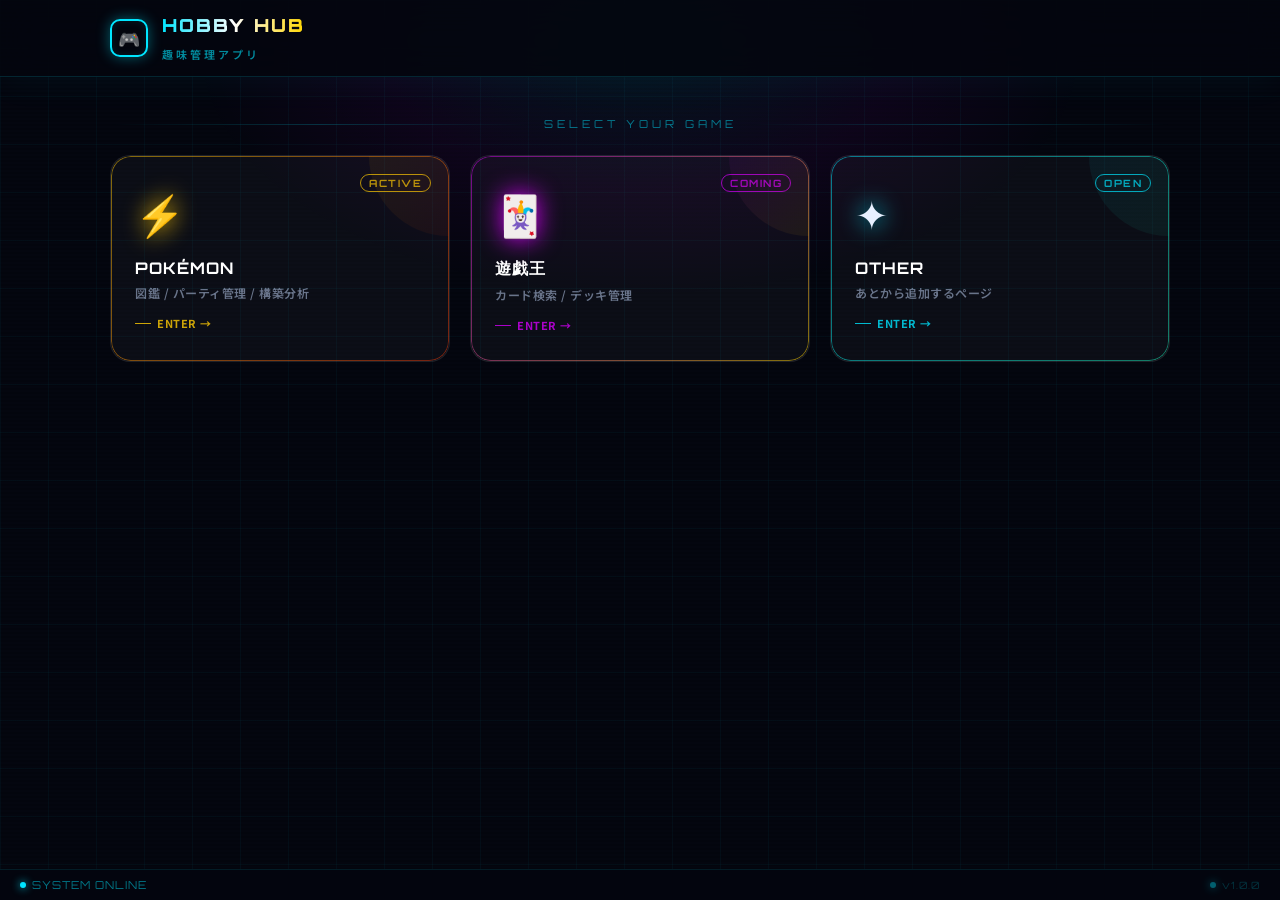
<file: index.html>
<!doctype html>
<html lang="ja">
<head>
  <meta charset="utf-8">
  <meta name="viewport" content="width=device-width,initial-scale=1">
  <title>趣味管理アプリ</title>
  <link rel="stylesheet" href="./style.css">
  <link href="https://fonts.googleapis.com/css2?family=Orbitron:wght@700;900&family=Noto+Sans+JP:wght@400;600;700&display=swap" rel="stylesheet">
  <style>
    /* ── Override base for main page only ── */
    :root {
      --neon-cyan:  #00e5ff;
      --neon-gold:  #ffd600;
      --neon-purp:  #d500f9;
      --neon-red:   #ff1744;
      --deep:       #04060f;
      --panel:      rgba(255,255,255,0.035);
      --panel-border: rgba(255,255,255,0.08);
    }

    * { box-sizing: border-box; margin: 0; padding: 0; }

    body {
      font-family: 'Noto Sans JP', sans-serif;
      background: var(--deep);
      color: #e8f0ff;
      min-height: 100vh;
      overflow-x: hidden;
      position: relative;
    }

    /* ── Animated grid background ── */
    body::before {
      content: '';
      position: fixed; inset: 0;
      background-image:
        linear-gradient(rgba(0,229,255,0.04) 1px, transparent 1px),
        linear-gradient(90deg, rgba(0,229,255,0.04) 1px, transparent 1px);
      background-size: 48px 48px;
      animation: gridDrift 20s linear infinite;
      z-index: 0;
      pointer-events: none;
    }
    @keyframes gridDrift {
      from { background-position: 0 0; }
      to   { background-position: 48px 48px; }
    }

    /* ── Glow blobs ── */
    body::after {
      content: '';
      position: fixed;
      top: -200px; left: 50%;
      transform: translateX(-50%);
      width: 900px; height: 500px;
      background: radial-gradient(ellipse at center,
        rgba(0,229,255,0.07) 0%,
        rgba(213,0,249,0.05) 40%,
        transparent 70%);
      pointer-events: none;
      z-index: 0;
      animation: blobPulse 6s ease-in-out infinite alternate;
    }
    @keyframes blobPulse {
      from { opacity: 0.6; transform: translateX(-50%) scale(1); }
      to   { opacity: 1;   transform: translateX(-50%) scale(1.08); }
    }

    /* ── Scanline overlay ── */
    .scanlines {
      position: fixed; inset: 0;
      background: repeating-linear-gradient(
        0deg,
        transparent,
        transparent 2px,
        rgba(0,0,0,0.08) 2px,
        rgba(0,0,0,0.08) 4px
      );
      pointer-events: none;
      z-index: 1;
    }

    /* ── Floating particles ── */
    .particles {
      position: fixed; inset: 0;
      pointer-events: none; z-index: 0;
      overflow: hidden;
    }
    .particle {
      position: absolute;
      width: 2px; height: 2px;
      border-radius: 50%;
      background: var(--neon-cyan);
      animation: floatUp linear infinite;
      opacity: 0;
    }
    .particle:nth-child(2)  { left: 15%; width:3px; height:3px; animation-duration:12s; animation-delay:-3s; background: var(--neon-gold); }
    .particle:nth-child(3)  { left: 30%; animation-duration:18s; animation-delay:-7s; }
    .particle:nth-child(4)  { left: 50%; width:3px; height:3px; animation-duration:14s; animation-delay:-1s; background: var(--neon-purp); }
    .particle:nth-child(5)  { left: 65%; animation-duration:20s; animation-delay:-9s; }
    .particle:nth-child(6)  { left: 80%; width:2px; height:2px; animation-duration:16s; animation-delay:-5s; background: var(--neon-gold); }
    .particle:nth-child(7)  { left: 90%; animation-duration:11s; animation-delay:-2s; background: var(--neon-purp); }
    .particle:nth-child(8)  { left: 5%;  animation-duration:22s; animation-delay:-14s; }
    @keyframes floatUp {
      0%   { opacity: 0;   transform: translateY(100vh) scale(0); }
      10%  { opacity: 0.8; }
      90%  { opacity: 0.4; }
      100% { opacity: 0;   transform: translateY(-100px) scale(1.5); }
    }

    /* ── Header ── */
    header {
      position: sticky; top: 0; z-index: 100;
      background: rgba(4,6,15,0.85);
      backdrop-filter: blur(20px);
      border-bottom: 1px solid rgba(0,229,255,0.15);
      box-shadow: 0 1px 40px rgba(0,229,255,0.06);
    }
    .header-inner {
      max-width: 1100px; margin: 0 auto;
      padding: 14px 20px;
      display: flex; align-items: center; gap: 14px;
    }
    .header-icon {
      width: 38px; height: 38px;
      border: 2px solid var(--neon-cyan);
      border-radius: 10px;
      display: flex; align-items: center; justify-content: center;
      font-size: 18px;
      box-shadow: 0 0 14px rgba(0,229,255,0.4), inset 0 0 8px rgba(0,229,255,0.1);
      animation: iconPulse 3s ease-in-out infinite;
      flex-shrink: 0;
    }
    @keyframes iconPulse {
      0%,100% { box-shadow: 0 0 14px rgba(0,229,255,0.4), inset 0 0 8px rgba(0,229,255,0.1); }
      50%      { box-shadow: 0 0 24px rgba(0,229,255,0.7), inset 0 0 14px rgba(0,229,255,0.2); }
    }
    header h1 {
      font-family: 'Orbitron', monospace;
      font-size: 18px; font-weight: 900;
      letter-spacing: 2px;
      background: linear-gradient(90deg, var(--neon-cyan), #fff, var(--neon-gold));
      -webkit-background-clip: text;
      -webkit-text-fill-color: transparent;
      background-clip: text;
      text-shadow: none;
    }
    header .sub {
      font-size: 11px; color: rgba(0,229,255,0.6);
      letter-spacing: 3px; text-transform: uppercase;
      font-weight: 600; margin-top: 1px;
    }

    /* ── Main layout ── */
    .wrap { max-width: 1100px; margin: 0 auto; padding: 40px 20px 80px; position: relative; z-index: 2; }

    /* ── Section title ── */
    .section-title {
      font-family: 'Orbitron', monospace;
      font-size: 11px; letter-spacing: 4px;
      color: rgba(0,229,255,0.5);
      text-transform: uppercase;
      margin-bottom: 24px;
      display: flex; align-items: center; gap: 12px;
    }
    .section-title::before, .section-title::after {
      content: '';
      flex: 1; height: 1px;
      background: linear-gradient(90deg, transparent, rgba(0,229,255,0.2), transparent);
    }

    /* ── Game cards grid ── */
    .game-grid {
      display: grid;
      gap: 20px;
      grid-template-columns: 1fr;
    }
    @media(min-width: 600px) {
      .game-grid { grid-template-columns: repeat(2, 1fr); }
    }
    @media(min-width: 900px) {
      .game-grid { grid-template-columns: repeat(3, 1fr); }
    }

    /* ── Game card ── */
    .game-card {
      position: relative;
      display: block;
      text-decoration: none;
      background: var(--panel);
      border: 1px solid var(--panel-border);
      border-radius: 20px;
      padding: 28px 24px;
      overflow: hidden;
      transition: transform 0.25s cubic-bezier(0.34,1.56,0.64,1), box-shadow 0.25s;
      animation: cardIn 0.5s cubic-bezier(0.34,1.56,0.64,1) both;
    }
    .game-card:nth-child(1) { animation-delay: 0.05s; }
    .game-card:nth-child(2) { animation-delay: 0.15s; }
    .game-card:nth-child(3) { animation-delay: 0.25s; }
    @keyframes cardIn {
      from { opacity:0; transform: translateY(30px) scale(0.94); }
      to   { opacity:1; transform: translateY(0) scale(1); }
    }

    /* Glow border per card via pseudo-element */
    .game-card::before {
      content: '';
      position: absolute; inset: 0;
      border-radius: 20px;
      padding: 1px;
      background: var(--card-glow);
      -webkit-mask: linear-gradient(#fff 0 0) content-box, linear-gradient(#fff 0 0);
      -webkit-mask-composite: xor;
      mask-composite: exclude;
      opacity: 0.5;
      transition: opacity 0.25s;
    }
    .game-card:hover::before { opacity: 1; }

    /* Corner accent */
    .game-card::after {
      content: '';
      position: absolute;
      top: 0; right: 0;
      width: 80px; height: 80px;
      background: var(--card-glow);
      border-radius: 0 20px 0 100%;
      opacity: 0.06;
      transition: opacity 0.25s;
    }
    .game-card:hover {
      transform: translateY(-6px) scale(1.02);
      box-shadow: var(--card-shadow);
    }
    .game-card:hover::after { opacity: 0.14; }

    /* ── Per-card color themes ── */
    .card-pokemon {
      --card-glow: linear-gradient(135deg, #ffcb05, #e3350d);
      --card-shadow: 0 20px 50px rgba(255,203,5,0.2), 0 8px 20px rgba(227,53,13,0.15);
      --card-accent: #ffcb05;
    }
    .card-yugioh {
      --card-glow: linear-gradient(135deg, #d500f9, #ffd600);
      --card-shadow: 0 20px 50px rgba(213,0,249,0.2), 0 8px 20px rgba(255,214,0,0.15);
      --card-accent: #d500f9;
    }
    .card-other {
      --card-glow: linear-gradient(135deg, #00e5ff, #1de9b6);
      --card-shadow: 0 20px 50px rgba(0,229,255,0.2), 0 8px 20px rgba(29,233,182,0.15);
      --card-accent: #00e5ff;
    }

    /* ── Card icon ── */
    .card-icon {
      font-size: 40px;
      margin-bottom: 16px;
      display: block;
      filter: drop-shadow(0 0 12px var(--card-accent));
      transition: transform 0.2s;
    }
    .game-card:hover .card-icon { transform: scale(1.15) rotate(-3deg); }

    /* ── Card text ── */
    .card-title {
      font-family: 'Orbitron', monospace;
      font-size: 16px; font-weight: 700;
      letter-spacing: 1px;
      color: #fff;
      margin-bottom: 6px;
    }
    .card-desc {
      font-size: 12px;
      color: rgba(200,220,255,0.5);
      font-weight: 600;
      letter-spacing: 0.5px;
    }

    /* ── Card badge ── */
    .card-badge {
      position: absolute;
      top: 18px; right: 18px;
      font-size: 10px; font-weight: 700;
      letter-spacing: 1.5px;
      color: var(--card-accent);
      border: 1px solid var(--card-accent);
      border-radius: 999px;
      padding: 2px 8px;
      opacity: 0.7;
      font-family: 'Orbitron', monospace;
    }

    /* ── Card tag line ── */
    .card-tag {
      display: inline-flex; align-items: center; gap: 6px;
      margin-top: 14px;
      font-size: 11px; color: var(--card-accent);
      font-weight: 700; letter-spacing: 0.5px;
      opacity: 0.8;
    }
    .card-tag::before {
      content: '';
      width: 16px; height: 1px;
      background: var(--card-accent);
    }

    /* ── Bottom status bar ── */
    .status-bar {
      position: fixed;
      bottom: 0; left: 0; right: 0;
      z-index: 100;
      background: rgba(4,6,15,0.92);
      backdrop-filter: blur(10px);
      border-top: 1px solid rgba(0,229,255,0.1);
      padding: 8px 20px;
      display: flex; align-items: center; justify-content: space-between;
    }
    .status-dot {
      display: flex; align-items: center; gap: 6px;
      font-size: 11px; font-family: 'Orbitron', monospace;
      color: rgba(0,229,255,0.5); letter-spacing: 1px;
    }
    .status-dot::before {
      content: '';
      width: 6px; height: 6px; border-radius: 50%;
      background: var(--neon-cyan);
      box-shadow: 0 0 8px var(--neon-cyan);
      animation: blink 2s ease-in-out infinite;
    }
    @keyframes blink {
      0%,100% { opacity: 1; }
      50%      { opacity: 0.2; }
    }
  </style>
</head>
<body>
  <div class="scanlines"></div>
  <div class="particles">
    <div class="particle"></div>
    <div class="particle"></div>
    <div class="particle"></div>
    <div class="particle"></div>
    <div class="particle"></div>
    <div class="particle"></div>
    <div class="particle"></div>
    <div class="particle"></div>
  </div>

  <header>
    <div class="header-inner">
      <div class="header-icon">🎮</div>
      <div>
        <h1>HOBBY HUB</h1>
        <div class="sub">趣味管理アプリ</div>
      </div>
    </div>
  </header>

  <main class="wrap">
    <div class="section-title">SELECT YOUR GAME</div>

    <div class="game-grid">

      <a class="game-card card-pokemon" href="./pokemon/">
        <span class="card-badge">ACTIVE</span>
        <span class="card-icon">⚡</span>
        <div class="card-title">POKÉMON</div>
        <div class="card-desc">図鑑 / パーティ管理 / 構築分析</div>
        <div class="card-tag">ENTER →</div>
      </a>

      <a class="game-card card-yugioh" href="./yugioh/">
        <span class="card-badge">COMING</span>
        <span class="card-icon">🃏</span>
        <div class="card-title">遊戯王</div>
        <div class="card-desc">カード検索 / デッキ管理</div>
        <div class="card-tag">ENTER →</div>
      </a>

      <a class="game-card card-other" href="./other/">
        <span class="card-badge">OPEN</span>
        <span class="card-icon">✦</span>
        <div class="card-title">OTHER</div>
        <div class="card-desc">あとから追加するページ</div>
        <div class="card-tag">ENTER →</div>
      </a>

    </div>
  </main>

  <div class="status-bar">
    <div class="status-dot">SYSTEM ONLINE</div>
    <div class="status-dot" style="font-size:10px; opacity:0.4;">v1.0.0</div>
  </div>
</body>
</html>
</file>
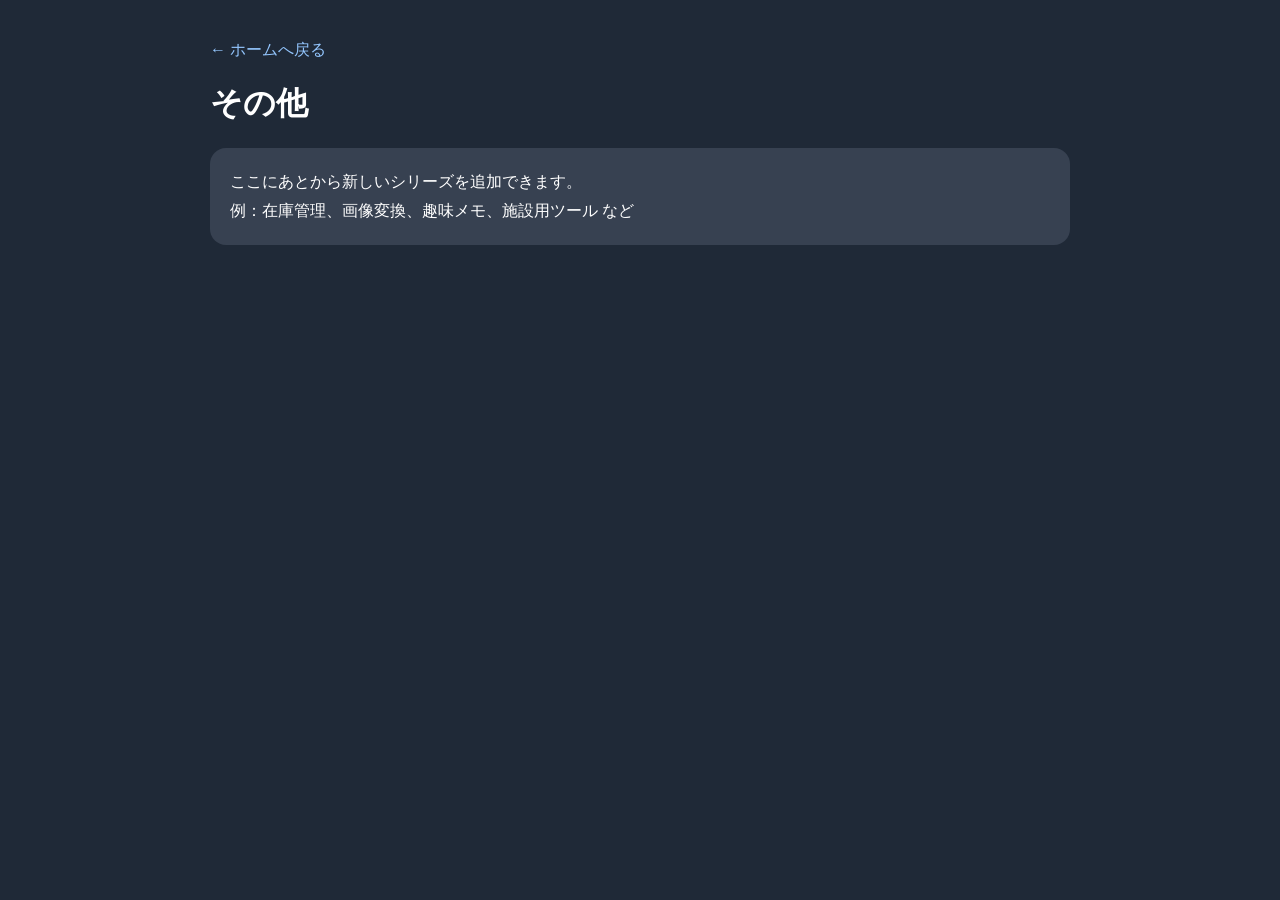
<file: other/index.html>
<!doctype html>
<html lang="ja">
<head>
  <meta charset="utf-8">
  <meta name="viewport" content="width=device-width,initial-scale=1">
  <title>その他</title>
  <style>
    body {
      margin: 0;
      font-family: sans-serif;
      background: #1f2937;
      color: #fff;
      padding: 24px 16px 48px;
    }
    .wrap {
      max-width: 860px;
      margin: 0 auto;
    }
    a {
      color: #93c5fd;
      text-decoration: none;
    }
    .box {
      margin-top: 18px;
      background: #374151;
      border-radius: 16px;
      padding: 20px;
      line-height: 1.8;
    }
  </style>
</head>
<body>
  <div class="wrap">
    <p><a href="../">← ホームへ戻る</a></p>
    <h1>その他</h1>

    <div class="box">
      ここにあとから新しいシリーズを追加できます。<br>
      例：在庫管理、画像変換、趣味メモ、施設用ツール など
    </div>
  </div>
</body>
</html>
</file>
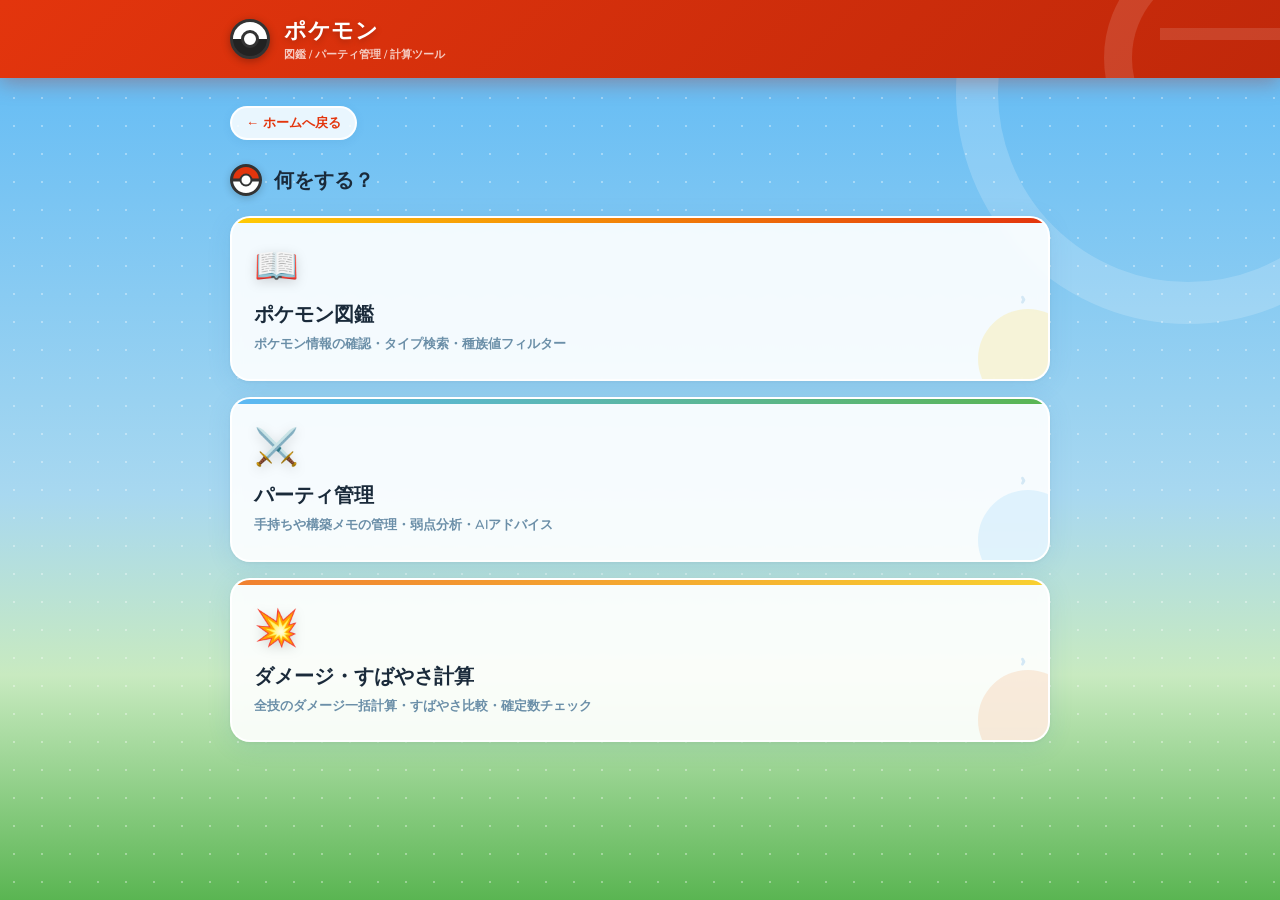
<file: pokemon/index.html>
<!doctype html>
<html lang="ja">
<head>
  <meta charset="utf-8">
  <meta name="viewport" content="width=device-width,initial-scale=1">
  <title>ポケモンメニュー</title>
  <link href="https://fonts.googleapis.com/css2?family=Nunito:wght@400;600;700;800;900&display=swap" rel="stylesheet">
  <style>
    * { box-sizing: border-box; margin: 0; padding: 0; }

    body {
      font-family: 'Nunito', sans-serif;
      color: #1a2a3a;
      min-height: 100vh;
      overflow-x: hidden;
      background:
        radial-gradient(circle, rgba(255,255,255,0.35) 1px, transparent 1px),
        linear-gradient(180deg, #5bb8f5 0%, #a8d8f0 55%, #c8eac0 75%, #5ab552 100%);
      background-size: 28px 28px, 100% 100%;
      position: relative;
    }

    body::before {
      content: '';
      position: fixed;
      top: -140px; right: -140px;
      width: 380px; height: 380px;
      border-radius: 50%;
      border: 42px solid rgba(255,255,255,0.18);
      pointer-events: none; z-index: 0;
    }
    body::after {
      content: '';
      position: fixed;
      top: 48px; right: -140px;
      width: 380px; height: 24px;
      background: rgba(255,255,255,0.18);
      pointer-events: none; z-index: 0;
    }

    .cloud {
      position: fixed;
      border-radius: 50px;
      background: rgba(255,255,255,0.55);
      pointer-events: none; z-index: 0;
      animation: drift linear infinite;
    }
    .cloud::before, .cloud::after {
      content: ''; position: absolute;
      background: rgba(255,255,255,0.55);
      border-radius: 50%;
    }
    .cloud-1 { width:100px; height:30px; top:8%; left:-120px; animation-duration:38s; animation-delay:-12s; }
    .cloud-1::before { width:50px; height:44px; top:-22px; left:14px; }
    .cloud-1::after  { width:36px; height:36px; top:-16px; left:44px; }
    .cloud-2 { width:70px; height:22px; top:18%; left:-90px; animation-duration:52s; animation-delay:-30s; }
    .cloud-2::before { width:36px; height:32px; top:-16px; left:10px; }
    .cloud-2::after  { width:28px; height:28px; top:-12px; left:32px; }
    @keyframes drift { from { transform:translateX(0); } to { transform:translateX(calc(100vw + 200px)); } }

    header {
      background: linear-gradient(135deg, #e3350d 0%, #c0280a 100%);
      box-shadow: 0 4px 20px rgba(180,30,0,0.35);
      position: relative; overflow: hidden; z-index: 10;
    }
    header::before {
      content: '';
      position: absolute; top: -60px; right: -60px;
      width: 180px; height: 180px;
      border-radius: 50%;
      border: 28px solid rgba(255,255,255,0.12);
    }
    header::after {
      content: '';
      position: absolute; top: 28px; right: -60px;
      width: 180px; height: 12px;
      background: rgba(255,255,255,0.12);
    }
    .header-inner {
      max-width: 860px; margin: 0 auto;
      padding: 16px 20px;
      display: flex; align-items: center; gap: 14px;
    }
    .header-ball {
      width: 40px; height: 40px; border-radius: 50%;
      background: linear-gradient(180deg, #fff 50%, #222 50%);
      border: 3px solid #333;
      box-shadow: 0 2px 8px rgba(0,0,0,0.3);
      flex-shrink: 0; position: relative;
    }
    .header-ball::after {
      content: '';
      position: absolute; top: 50%; left: 50%;
      transform: translate(-50%,-50%);
      width: 12px; height: 12px;
      border-radius: 50%;
      background: #fff; border: 3px solid #333;
    }
    header h1 {
      font-size: 22px; font-weight: 900;
      color: #fff;
      text-shadow: 0 2px 6px rgba(0,0,0,0.25);
      letter-spacing: 0.5px;
    }
    header .sub {
      font-size: 11px; color: rgba(255,255,255,0.75);
      font-weight: 600; margin-top: 1px;
    }

    .wrap {
      max-width: 860px;
      margin: 0 auto;
      padding: 28px 20px 60px;
      position: relative; z-index: 1;
    }

    .back {
      display: inline-flex; align-items: center; gap: 5px;
      background: rgba(255,255,255,0.85);
      color: #e3350d; text-decoration: none;
      font-size: 13px; font-weight: 700;
      padding: 6px 14px; border-radius: 999px;
      margin-bottom: 24px;
      box-shadow: 0 2px 8px rgba(50,120,180,0.12);
      transition: all .15s;
      border: 2px solid rgba(255,255,255,0.9);
    }
    .back:hover { background: #fff; transform: translateX(-2px); }

    .section-head {
      display: flex; align-items: center; gap: 12px;
      margin-bottom: 20px;
    }
    .section-head .poke-ball-sm {
      width: 32px; height: 32px; border-radius: 50%;
      background: linear-gradient(180deg, #e3350d 50%, #fff 50%);
      border: 3px solid #333;
      box-shadow: 0 2px 8px rgba(0,0,0,0.2);
      position: relative; flex-shrink: 0;
    }
    .section-head .poke-ball-sm::before {
      content: '';
      position: absolute; top: 50%; left: 0; right: 0;
      height: 3px; background: #333;
      transform: translateY(-50%);
    }
    .section-head .poke-ball-sm::after {
      content: '';
      position: absolute; top: 50%; left: 50%;
      transform: translate(-50%,-50%);
      width: 9px; height: 9px;
      border-radius: 50%;
      background: #fff; border: 2px solid #333;
    }
    .section-head h2 {
      font-size: 20px; font-weight: 900;
      color: #1a2a3a;
    }

    .menu { display: grid; gap: 16px; }

    .card {
      display: block;
      text-decoration: none;
      color: #1a2a3a;
      background: rgba(255,255,255,0.9);
      border: 2px solid rgba(255,255,255,0.95);
      border-radius: 20px;
      padding: 24px 22px;
      box-shadow: 0 4px 24px rgba(50,120,180,0.12), 0 1px 4px rgba(0,0,0,0.06);
      backdrop-filter: blur(6px);
      transition: transform 0.2s cubic-bezier(0.34,1.56,0.64,1), box-shadow 0.2s;
      position: relative; overflow: hidden;
      animation: cardIn 0.4s cubic-bezier(0.34,1.56,0.64,1) both;
    }
    .card:nth-child(1) { animation-delay: 0.05s; }
    .card:nth-child(2) { animation-delay: 0.15s; }
    .card:nth-child(3) { animation-delay: 0.25s; }
    @keyframes cardIn {
      from { opacity:0; transform: translateY(20px) scale(0.96); }
      to   { opacity:1; transform: translateY(0) scale(1); }
    }

    .card::before {
      content: '';
      position: absolute; top: 0; left: 0; right: 0;
      height: 5px;
      background: var(--stripe);
      border-radius: 20px 20px 0 0;
    }
    .card::after {
      content: '';
      position: absolute; bottom: -30px; right: -30px;
      width: 100px; height: 100px;
      border-radius: 50%;
      background: var(--glow);
      opacity: 0.15;
      transition: opacity 0.2s, transform 0.2s;
    }
    .card:hover { transform: translateY(-5px) scale(1.02); box-shadow: 0 12px 40px rgba(50,120,180,0.18); }
    .card:hover::after { opacity: 0.28; transform: scale(1.3); }

    .card-zukan { --stripe: linear-gradient(90deg,#ffcb05,#e3350d); --glow: #ffcb05; }
    .card-party { --stripe: linear-gradient(90deg,#5bb8f5,#5ab552); --glow: #5bb8f5; }

    /* ★ 追加: 計算ツールカードのテーマ */
    .card-calc  { --stripe: linear-gradient(90deg,#f08030,#f8d030); --glow: #f08030; }

    .card-icon {
      font-size: 36px; margin-bottom: 10px; display: block;
      filter: drop-shadow(0 3px 6px rgba(0,0,0,0.15));
      transition: transform 0.2s;
    }
    .card:hover .card-icon { transform: scale(1.15) rotate(-4deg); }

    .card h2 {
      font-size: 20px; font-weight: 900;
      margin-bottom: 6px; color: #1a2a3a;
    }
    .card p {
      font-size: 13px; font-weight: 600;
      color: #6b8fa8; line-height: 1.6;
    }
    .card-arrow {
      position: absolute; right: 22px; top: 50%;
      transform: translateY(-50%);
      font-size: 20px; color: #d4e8f5;
      font-weight: 900; transition: all 0.2s;
    }
    .card:hover .card-arrow { color: #5bb8f5; transform: translateY(-50%) translateX(4px); }
  </style>
</head>
<body>
  <div class="cloud cloud-1"></div>
  <div class="cloud cloud-2"></div>

  <header>
    <div class="header-inner">
      <div class="header-ball"></div>
      <div>
        <h1>ポケモン</h1>
        <!-- ★ サブタイトルに計算ツールを追加 -->
        <div class="sub">図鑑 / パーティ管理 / 計算ツール</div>
      </div>
    </div>
  </header>

  <div class="wrap">
    <a class="back" href="../">← ホームへ戻る</a>

    <div class="section-head">
      <div class="poke-ball-sm"></div>
      <h2>何をする？</h2>
    </div>

    <div class="menu">
      <a class="card card-zukan" href="./zukan/">
        <span class="card-icon">📖</span>
        <h2>ポケモン図鑑</h2>
        <p>ポケモン情報の確認・タイプ検索・種族値フィルター</p>
        <span class="card-arrow">›</span>
      </a>

      <a class="card card-party" href="./party-manager/">
        <span class="card-icon">⚔️</span>
        <h2>パーティ管理</h2>
        <p>手持ちや構築メモの管理・弱点分析・AIアドバイス</p>
        <span class="card-arrow">›</span>
      </a>

      <!-- ★ 追加: 計算ツールカード -->
     <a class="card card-calc" href="./calc/pokemon-calc.html">
        <span class="card-icon">💥</span>
        <h2>ダメージ・すばやさ計算</h2>
        <p>全技のダメージ一括計算・すばやさ比較・確定数チェック</p>
        <span class="card-arrow">›</span>
      </a>
    </div>
  </div>
</body>
</html>
</file>
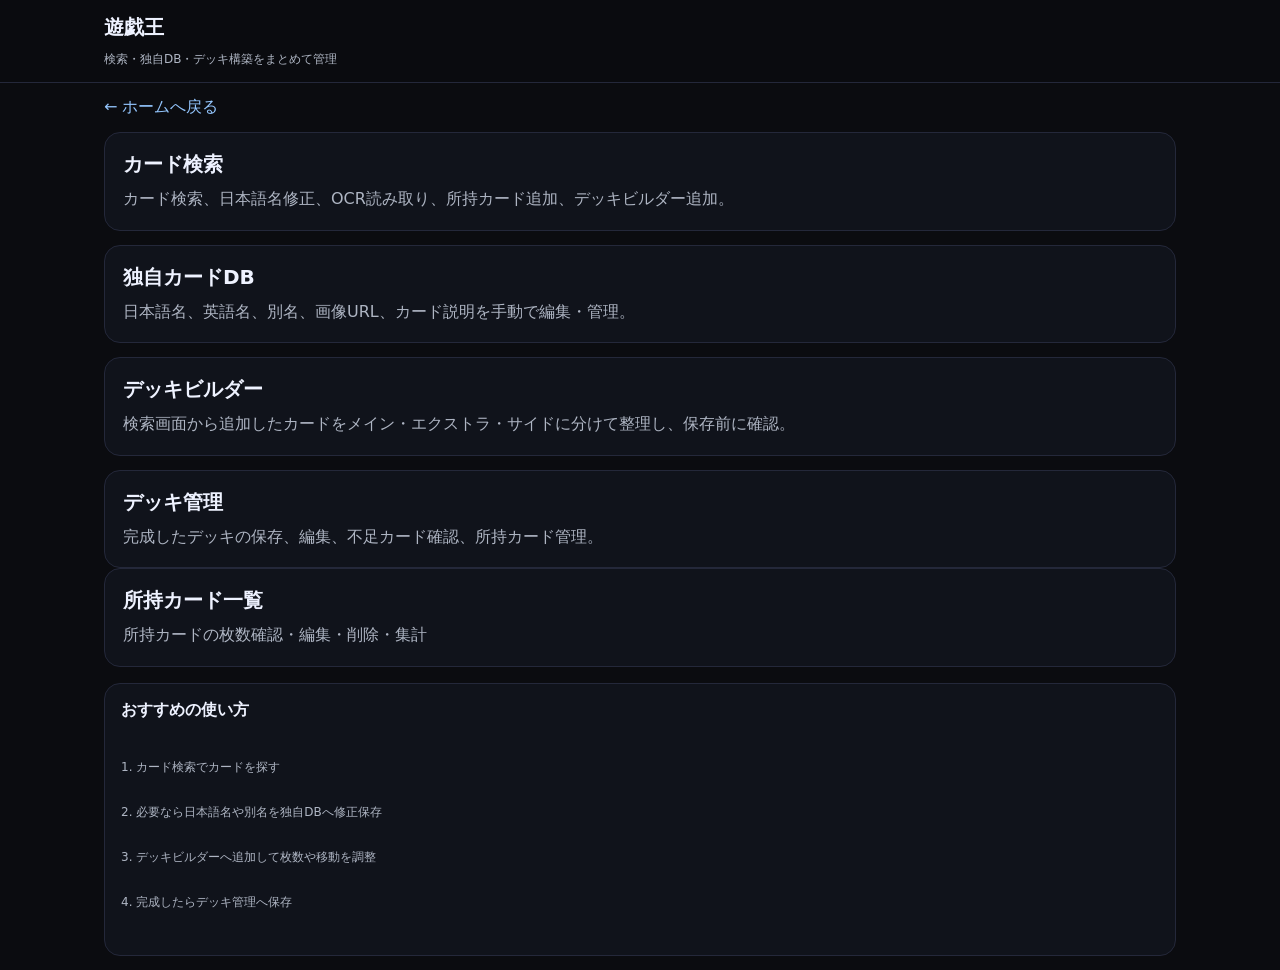
<file: yugioh/index.html>
<!doctype html>

<html lang="ja">
<head>
  <meta charset="utf-8">
  <meta name="viewport" content="width=device-width,initial-scale=1">
  <title>遊戯王メニュー</title>
  <link rel="stylesheet" href="../style.css">
  <style>
    .menu-grid{
      display:grid;
      gap:14px;
    }
    .menu-card{
      display:block;
      text-decoration:none;
      color:inherit;
      background:#10131b;
      border:1px solid var(--line);
      border-radius:16px;
      padding:18px;
    }
    .menu-card h2{
      margin:0 0 8px;
      font-size:20px;
    }
    .menu-card p{
      margin:0;
      color:var(--muted);
      line-height:1.6;
    }
    .info-box{
      margin-top:16px;
      background:#10131b;
      border:1px solid var(--line);
      border-radius:16px;
      padding:16px;
    }
 
  </style>
</head>
<body>
  <header>
    <div class="wrap">
      <h1>遊戯王</h1>
      <div class="small">検索・独自DB・デッキ構築をまとめて管理</div>
    </div>
  </header>  <main class="wrap">
    <a class="back" href="../">← ホームへ戻る</a><div class="menu-grid">
  <a class="menu-card" href="./card-search/">
    <h2>カード検索</h2>
    <p>カード検索、日本語名修正、OCR読み取り、所持カード追加、デッキビルダー追加。</p>
  </a>

  <a class="menu-card" href="./card-database/">
    <h2>独自カードDB</h2>
    <p>日本語名、英語名、別名、画像URL、カード説明を手動で編集・管理。</p>
  </a>

  <a class="menu-card" href="./deck-builder/">
    <h2>デッキビルダー</h2>
    <p>検索画面から追加したカードをメイン・エクストラ・サイドに分けて整理し、保存前に確認。</p>
  </a>

  <a class="menu-card" href="./deck-manager/">
    <h2>デッキ管理</h2>
    <p>完成したデッキの保存、編集、不足カード確認、所持カード管理。</p>
  </a>
</div>

    <a class="menu-card" href="./owned-cards/">
  <h2>所持カード一覧</h2>
  <p>所持カードの枚数確認・編集・削除・集計</p>
    </a>

<div class="info-box">
  <h2>おすすめの使い方</h2>
  <div class="small" style="white-space:pre-wrap;">

1. カード検索でカードを探す


2. 必要なら日本語名や別名を独自DBへ修正保存


3. デッキビルダーへ追加して枚数や移動を調整


4. 完成したらデッキ管理へ保存

   </div>
 </div>

  </main>
</body>
</html>
</file>
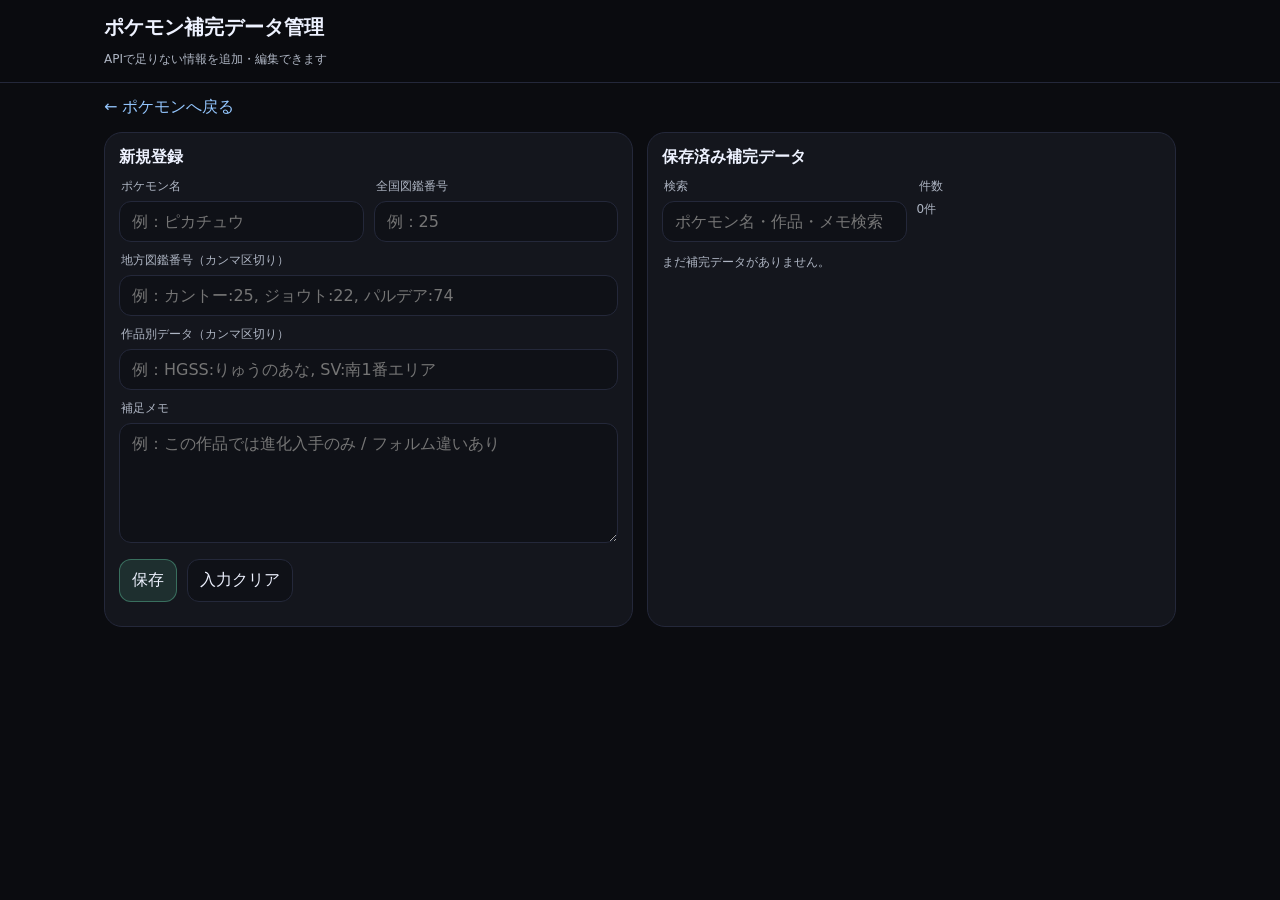
<file: pokemon/custom-data/index.html>
<!doctype html>
<html lang="ja">
<head>
  <meta charset="utf-8">
  <meta name="viewport" content="width=device-width,initial-scale=1">
  <title>ポケモン補完データ管理</title>
  <link rel="stylesheet" href="../../style.css">
</head>
<body>
  <header>
    <div class="wrap">
      <h1>ポケモン補完データ管理</h1>
      <div class="small">APIで足りない情報を追加・編集できます</div>
    </div>
  </header>

  <main class="wrap">
    <a class="back" href="../">← ポケモンへ戻る</a>

    <div class="grid">
      <section class="card">
        <h2 id="editorTitle">新規登録</h2>

        <div class="two">
          <div>
            <div class="label">ポケモン名</div>
            <input id="pokemonName" type="text" placeholder="例：ピカチュウ">
          </div>
          <div>
            <div class="label">全国図鑑番号</div>
            <input id="nationalDex" type="text" placeholder="例：25">
          </div>
        </div>

        <div style="margin-top:10px;">
          <div class="label">地方図鑑番号（カンマ区切り）</div>
          <input id="localDex" type="text" placeholder="例：カントー:25, ジョウト:22, パルデア:74">
        </div>

        <div style="margin-top:10px;">
          <div class="label">作品別データ（カンマ区切り）</div>
          <input id="gameData" type="text" placeholder="例：HGSS:りゅうのあな, SV:南1番エリア">
        </div>

        <div style="margin-top:10px;">
          <div class="label">補足メモ</div>
          <textarea id="memo" placeholder="例：この作品では進化入手のみ / フォルム違いあり"></textarea>
        </div>

        <div class="row" style="margin-top:12px;">
          <button class="primary" id="saveBtn" type="button">保存</button>
          <button id="clearBtn" type="button">入力クリア</button>
          <button class="danger" id="deleteBtn" type="button" style="display:none;">削除</button>
        </div>

        <div class="small" id="status" style="margin-top:10px;"></div>
      </section>

      <section class="card">
        <h2>保存済み補完データ</h2>

        <div class="two" style="margin-bottom:12px;">
          <div>
            <div class="label">検索</div>
            <input id="searchBox" type="text" placeholder="ポケモン名・作品・メモ検索">
          </div>
          <div>
            <div class="label">件数</div>
            <div class="small" id="countText">0件</div>
          </div>
        </div>

        <div id="dataList" class="menu"></div>
        <div id="emptyMessage" class="small">まだ補完データがありません。</div>
      </section>
    </div>
  </main>

  <script>
    (() => {
      const STORAGE_KEY = "pokemon_custom_data_v1";

      const $ = (id) => document.getElementById(id);

      const editorTitle = $("editorTitle");
      const pokemonName = $("pokemonName");
      const nationalDex = $("nationalDex");
      const localDex = $("localDex");
      const gameData = $("gameData");
      const memo = $("memo");

      const saveBtn = $("saveBtn");
      const clearBtn = $("clearBtn");
      const deleteBtn = $("deleteBtn");
      const status = $("status");

      const searchBox = $("searchBox");
      const countText = $("countText");
      const dataList = $("dataList");
      const emptyMessage = $("emptyMessage");

      let records = loadRecords();
      let editingId = null;

      function loadRecords() {
        try {
          const raw = localStorage.getItem(STORAGE_KEY);
          return raw ? JSON.parse(raw) : [];
        } catch (e) {
          return [];
        }
      }

      function saveRecords() {
        localStorage.setItem(STORAGE_KEY, JSON.stringify(records));
      }

      function setStatus(message) {
        status.textContent = message;
        if (message) {
          setTimeout(() => {
            if (status.textContent === message) status.textContent = "";
          }, 2500);
        }
      }

      function createId() {
        return "custom_" + Date.now() + "_" + Math.random().toString(36).slice(2, 8);
      }

      function escapeHtml(text) {
        return String(text ?? "")
          .replaceAll("&", "&amp;")
          .replaceAll("<", "&lt;")
          .replaceAll(">", "&gt;")
          .replaceAll('"', "&quot;")
          .replaceAll("'", "&#039;");
      }

      function parsePairs(text) {
        return text
          .split(",")
          .map(item => item.trim())
          .filter(Boolean)
          .map(item => {
            const parts = item.split(":");
            return {
              key: (parts[0] || "").trim(),
              value: parts.slice(1).join(":").trim()
            };
          })
          .filter(item => item.key && item.value);
      }

      function pairsToText(pairs) {
        return (pairs || [])
          .map(item => `${item.key}:${item.value}`)
          .join(", ");
      }

      function getFormData() {
        return {
          id: editingId || createId(),
          name: pokemonName.value.trim(),
          nationalDex: nationalDex.value.trim(),
          localDex: parsePairs(localDex.value),
          gameData: parsePairs(gameData.value),
          memo: memo.value.trim(),
          updatedAt: new Date().toISOString()
        };
      }

      function clearForm() {
        editingId = null;
        editorTitle.textContent = "新規登録";
        pokemonName.value = "";
        nationalDex.value = "";
        localDex.value = "";
        gameData.value = "";
        memo.value = "";
        deleteBtn.style.display = "none";
      }

      function fillForm(record) {
        editingId = record.id;
        editorTitle.textContent = "編集中：" + (record.name || "無名データ");
        pokemonName.value = record.name || "";
        nationalDex.value = record.nationalDex || "";
        localDex.value = pairsToText(record.localDex || []);
        gameData.value = pairsToText(record.gameData || []);
        memo.value = record.memo || "";
        deleteBtn.style.display = "inline-block";
        window.scrollTo({ top: 0, behavior: "smooth" });
      }

      function saveCurrent() {
        const data = getFormData();

        if (!data.name) {
          setStatus("ポケモン名を入れてください");
          return;
        }

        const existingIndex = records.findIndex(r => r.id === data.id);

        if (existingIndex >= 0) {
          data.createdAt = records[existingIndex].createdAt || data.updatedAt;
          records[existingIndex] = data;
          setStatus("更新しました");
        } else {
          data.createdAt = data.updatedAt;
          records.unshift(data);
          setStatus("保存しました");
        }

        saveRecords();
        renderList();
        fillForm(data);
      }

      function deleteCurrent() {
        if (!editingId) return;

        const target = records.find(r => r.id === editingId);
        if (!target) return;

        const ok = confirm(`「${target.name || "このデータ"}」を削除しますか？`);
        if (!ok) return;

        records = records.filter(r => r.id !== editingId);
        saveRecords();
        clearForm();
        renderList();
        setStatus("削除しました");
      }

      function getFilteredRecords() {
        const keyword = searchBox.value.trim().toLowerCase();
        let result = [...records];

        if (keyword) {
          result = result.filter(r => {
            const text = [
              r.name,
              r.nationalDex,
              ...(r.localDex || []).map(x => `${x.key} ${x.value}`),
              ...(r.gameData || []).map(x => `${x.key} ${x.value}`),
              r.memo
            ].join(" ").toLowerCase();

            return text.includes(keyword);
          });
        }

        result.sort((a, b) => (b.updatedAt || "").localeCompare(a.updatedAt || ""));
        return result;
      }

      function renderList() {
        const items = getFilteredRecords();
        dataList.innerHTML = "";
        emptyMessage.style.display = items.length ? "none" : "block";
        countText.textContent = `${items.length}件`;

        items.forEach((record) => {
          const card = document.createElement("div");
          card.className = "menu-card";

          const localDexHtml = (record.localDex || []).length
            ? `<div class="small" style="margin-top:8px;">地方図鑑：${escapeHtml((record.localDex || []).map(x => `${x.key}:${x.value}`).join(" / "))}</div>`
            : "";

          const gameDataHtml = (record.gameData || []).length
            ? `<div class="small" style="margin-top:8px;">作品別：${escapeHtml((record.gameData || []).map(x => `${x.key}:${x.value}`).join(" / "))}</div>`
            : "";

          const memoHtml = record.memo
            ? `<div class="small" style="margin-top:8px; white-space:pre-wrap;">${escapeHtml(record.memo)}</div>`
            : "";

          card.innerHTML = `
            <h2>${escapeHtml(record.name || "無名データ")}</h2>
            <div class="small">全国図鑑：${escapeHtml(record.nationalDex || "未設定")}</div>
            ${localDexHtml}
            ${gameDataHtml}
            ${memoHtml}
            <div class="row" style="margin-top:12px;">
              <button type="button" data-action="edit" data-id="${escapeHtml(record.id)}">編集</button>
              <button type="button" class="danger" data-action="delete" data-id="${escapeHtml(record.id)}">削除</button>
            </div>
          `;

          dataList.appendChild(card);
        });

        dataList.querySelectorAll("button[data-action='edit']").forEach((btn) => {
          btn.addEventListener("click", () => {
            const id = btn.dataset.id;
            const target = records.find(r => r.id === id);
            if (target) fillForm(target);
          });
        });

        dataList.querySelectorAll("button[data-action='delete']").forEach((btn) => {
          btn.addEventListener("click", () => {
            const id = btn.dataset.id;
            const target = records.find(r => r.id === id);
            if (!target) return;

            const ok = confirm(`「${target.name || "このデータ"}」を削除しますか？`);
            if (!ok) return;

            records = records.filter(r => r.id !== id);
            saveRecords();

            if (editingId === id) clearForm();

            renderList();
            setStatus("削除しました");
          });
        });
      }

      saveBtn.addEventListener("click", saveCurrent);
      clearBtn.addEventListener("click", () => {
        clearForm();
        setStatus("入力をクリアしました");
      });
      deleteBtn.addEventListener("click", deleteCurrent);
      searchBox.addEventListener("input", renderList);

      clearForm();
      renderList();
    })();
  </script>
</body>
</html>
</file>
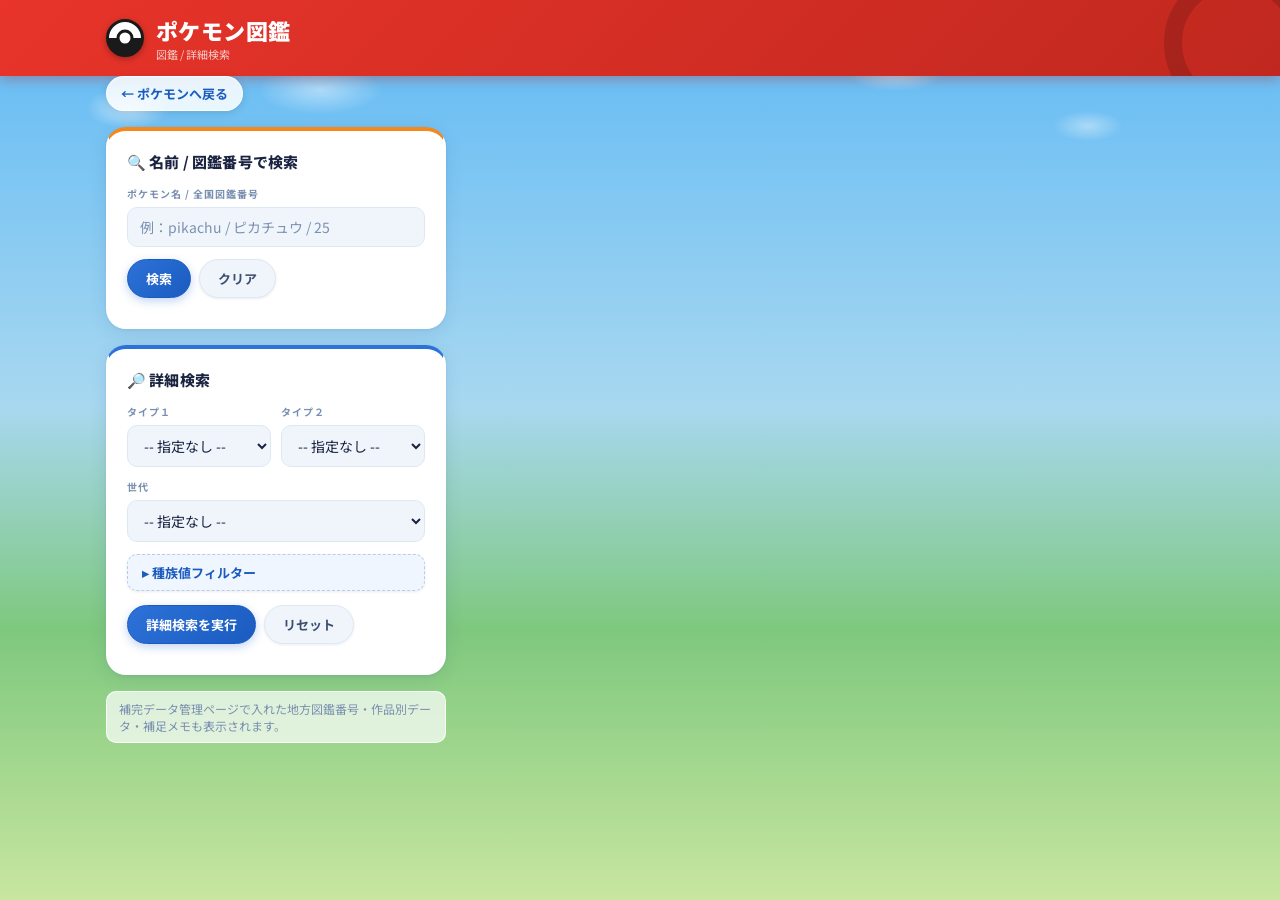
<file: pokemon/zukan/index.html>
<!doctype html>
<html lang="ja">
<head>
  <meta charset="utf-8">
  <meta name="viewport" content="width=device-width,initial-scale=1">
  <title>ポケモン図鑑</title>
  <style>
    @import url('https://fonts.googleapis.com/css2?family=Noto+Sans+JP:wght@400;600;700;900&display=swap');
    :root{--sky1:#5db8f5;--sky2:#a8d8f0;--grass:#7ec87e;--ground:#c8e6a0;--card:#fff;--card2:#f8fbff;--line:#dde8f4;--red:#e8342a;--red2:#c0281f;--orange:#f5881a;--blue:#2d72d9;--blue2:#1a5bbf;--yellow:#f5c518;--text:#1a2340;--text2:#3d5070;--muted:#7a90b0;--success:#2ea84c;}
    *{box-sizing:border-box;margin:0;padding:0;}
    body{font-family:'Noto Sans JP','Segoe UI',sans-serif;min-height:100vh;background:linear-gradient(180deg,var(--sky1) 0%,var(--sky2) 45%,var(--grass) 70%,var(--ground) 100%);background-attachment:fixed;color:var(--text);}
    body::before{content:'';position:fixed;inset:0;pointer-events:none;z-index:0;background-image:radial-gradient(ellipse 60px 30px at 10% 12%,rgba(255,255,255,.55) 0%,transparent 70%),radial-gradient(ellipse 90px 35px at 25% 10%,rgba(255,255,255,.45) 0%,transparent 70%),radial-gradient(ellipse 70px 28px at 70% 8%,rgba(255,255,255,.5) 0%,transparent 70%),radial-gradient(ellipse 50px 22px at 85% 14%,rgba(255,255,255,.4) 0%,transparent 70%);}
    .wrap{max-width:1100px;margin:0 auto;padding:0 16px;position:relative;z-index:1;}
    header{background:linear-gradient(135deg,var(--red) 0%,var(--red2) 100%);box-shadow:0 3px 12px rgba(180,30,20,.35);position:relative;overflow:hidden;}
    header::after{content:'';position:absolute;right:-30px;top:-30px;width:110px;height:110px;border-radius:50%;border:18px solid rgba(0,0,0,.15);}
    header .wrap{display:flex;align-items:center;gap:12px;padding-top:14px;padding-bottom:14px;}
    .pokeball-icon{width:38px;height:38px;border-radius:50%;background:linear-gradient(180deg,#fff 50%,#1a1a1a 50%);border:3px solid #1a1a1a;position:relative;flex-shrink:0;box-shadow:0 2px 6px rgba(0,0,0,.3);}
    .pokeball-icon::after{content:'';position:absolute;top:50%;left:50%;transform:translate(-50%,-50%);width:11px;height:11px;border-radius:50%;background:#fff;border:3px solid #1a1a1a;}
    header h1{font-size:22px;font-weight:900;color:#fff;letter-spacing:.02em;}
    header .small{color:rgba(255,255,255,.75);font-size:11px;}
    main{padding:18px 0 60px;}
    .back{display:inline-flex;align-items:center;gap:6px;background:rgba(255,255,255,.85);backdrop-filter:blur(4px);color:var(--blue2);text-decoration:none;font-size:13px;font-weight:700;padding:7px 14px;border-radius:999px;border:1.5px solid rgba(255,255,255,.9);box-shadow:0 2px 8px rgba(0,0,0,.12);margin-bottom:16px;transition:background .15s,box-shadow .15s;}
    .back:hover{background:#fff;box-shadow:0 3px 12px rgba(0,0,0,.18);}
    .grid{display:grid;gap:14px;}
    @media(min-width:800px){.grid{grid-template-columns:340px 1fr;}}
    .card{background:var(--card);border-radius:20px;padding:20px;box-shadow:0 4px 18px rgba(30,60,120,.10),0 1px 4px rgba(30,60,120,.07);border:1.5px solid rgba(255,255,255,.9);position:relative;overflow:hidden;}
    .card-search{border-top:4px solid var(--orange);}
    .card-adv{border-top:4px solid var(--blue);}
    .card-results{border-top:4px solid var(--success);}
    .card-detail{border-top:4px solid var(--red);}
    h2{font-size:15px;font-weight:800;margin-bottom:14px;color:var(--text);letter-spacing:.01em;}
    .label{font-size:10px;font-weight:700;color:var(--muted);text-transform:uppercase;letter-spacing:.1em;margin-bottom:6px;}
    input,select{width:100%;background:#f0f5fc;border:1.5px solid var(--line);border-radius:10px;color:var(--text);padding:9px 12px;font-size:14px;font-family:inherit;outline:none;transition:border-color .2s,box-shadow .2s;}
    input:focus,select:focus{border-color:var(--blue);box-shadow:0 0 0 3px rgba(45,114,217,.12);}
    input::placeholder{color:var(--muted);}
    .row{display:flex;gap:8px;flex-wrap:wrap;}
    button{padding:9px 18px;border-radius:999px;font-size:13px;font-weight:700;cursor:pointer;border:1.5px solid var(--line);background:#f0f5fc;color:var(--text2);font-family:inherit;transition:all .15s;box-shadow:0 1px 3px rgba(0,0,0,.08);}
    button:hover{background:#e0eaf8;border-color:#b8cce8;}
    button.primary{background:linear-gradient(135deg,var(--blue) 0%,var(--blue2) 100%);border-color:var(--blue2);color:#fff;box-shadow:0 3px 10px rgba(45,114,217,.3);}
    button.primary:hover{background:linear-gradient(135deg,#3d82e8 0%,#2560c8 100%);box-shadow:0 4px 14px rgba(45,114,217,.4);}
    button.secondary{background:transparent;border-color:var(--blue);color:var(--blue);}
    .result-card{display:none;}
    .result-card.show{display:block;}
    .error-box{color:#d44;margin-top:10px;font-size:13px;font-weight:600;}
    .loading{color:var(--muted);margin-top:10px;font-size:13px;}
    .section-gap{margin-top:14px;}
    .preline{white-space:pre-wrap;}
    .result-card img{width:200px;max-width:100%;display:block;margin:0 auto 10px;filter:drop-shadow(0 4px 12px rgba(30,80,180,.18));}
    .stat-grid{display:grid;grid-template-columns:repeat(2,1fr);gap:10px;}
    @media(min-width:700px){.stat-grid{grid-template-columns:repeat(3,1fr);}}
    .mini-card{background:#f0f6ff;border:1.5px solid var(--line);border-radius:12px;padding:10px 12px;}
    .mini-card strong{font-size:11px;color:var(--muted);display:block;margin-bottom:3px;}
    .mini-card div{font-size:15px;font-weight:700;color:var(--text);}
    .badge-list{display:flex;flex-wrap:wrap;gap:7px;margin-top:8px;}
    .badge{display:inline-block;padding:5px 12px;border:1.5px solid var(--line);border-radius:999px;font-size:12px;font-weight:600;background:#f0f5fc;color:var(--text2);}
    #pokeFlavor{background:#fdf8ef;border-left:3px solid var(--yellow);border-radius:0 10px 10px 0;padding:10px 14px;font-size:13px;color:var(--text2);line-height:1.7;}
    .adv-toggle{width:100%;text-align:left;background:#f0f6ff;border:1.5px dashed #b8cce8;color:var(--blue2);font-size:13px;font-weight:700;padding:8px 14px;border-radius:10px;cursor:pointer;transition:all .2s;margin-top:12px;font-family:inherit;}
    .adv-toggle:hover,.adv-toggle.active{background:#e0eaf8;border-color:var(--blue);}
    .filter-grid{display:grid;grid-template-columns:1fr 1fr;gap:10px;}
    .stat-filters{display:grid;grid-template-columns:1fr 1fr;gap:8px;margin-top:10px;}
    .stat-filter-item label{font-size:11px;font-weight:700;color:var(--muted);display:block;margin-bottom:4px;}
    .stat-filter-item input{padding:7px 10px;font-size:13px;}
    #searchResultsCard{display:none;}
    #searchResultsCard.show{display:block;}
    .results-list{max-height:460px;overflow-y:auto;margin-top:10px;}
    .results-list::-webkit-scrollbar{width:5px;}
    .results-list::-webkit-scrollbar-thumb{background:#b8cce8;border-radius:4px;}
    .poke-result-item{display:flex;align-items:center;gap:12px;padding:10px;border-radius:12px;cursor:pointer;transition:background .15s;border-bottom:1px solid var(--line);}
    .poke-result-item:last-child{border-bottom:none;}
    .poke-result-item:hover{background:#eef4ff;}
    .poke-result-item img{width:52px;height:52px;object-fit:contain;}
    .poke-result-item .poke-no{font-size:11px;color:var(--muted);font-weight:700;min-width:38px;}
    .poke-result-item .poke-name{font-size:14px;font-weight:700;color:var(--text);}
    .poke-result-item .poke-types{display:flex;gap:4px;flex-wrap:wrap;margin-top:3px;}
    .results-count{font-size:12px;color:var(--muted);font-weight:600;margin-bottom:6px;}
    .pager{display:flex;align-items:center;gap:8px;margin-top:12px;justify-content:center;}
    .pager button{padding:6px 14px;font-size:12px;}
    .pager .page-info{font-size:12px;color:var(--muted);font-weight:700;}
    .evo-chain{display:flex;align-items:center;flex-wrap:wrap;gap:6px;margin-bottom:6px;}
    .evo-btn{background:#f0f5fc;border:1.5px solid var(--blue);border-radius:999px;color:var(--blue2);font-size:13px;font-weight:700;padding:5px 14px;cursor:pointer;transition:all .15s;font-family:inherit;box-shadow:0 1px 4px rgba(45,114,217,.1);}
    .evo-btn:hover{background:#ddeeff;box-shadow:0 2px 8px rgba(45,114,217,.2);}
    .evo-btn.current{background:linear-gradient(135deg,var(--blue) 0%,var(--blue2) 100%);border-color:var(--blue2);color:#fff;cursor:default;box-shadow:0 2px 8px rgba(45,114,217,.3);}
    /* メガ/キョダイ専用ボタン */
    .evo-btn.mega{border-color:#9b30f5;color:#7010d0;}
    .evo-btn.mega:hover{background:#f3e8ff;}
    .evo-btn.mega.current{background:linear-gradient(135deg,#9b30f5,#7010d0);border-color:#7010d0;}
    .evo-btn.gmax{border-color:#f5a030;color:#c06000;}
    .evo-btn.gmax:hover{background:#fff3e0;}
    .evo-btn.gmax.current{background:linear-gradient(135deg,#f5a030,#c06000);border-color:#c06000;}
    .evo-arrow{color:var(--muted);font-size:16px;font-weight:900;}
    .poke-result-item .type-chip{font-size:10px;font-weight:700;padding:2px 8px;border-radius:999px;border:1.5px solid;background:rgba(255,255,255,.7);}
    .type-normal{border-color:#9a9a60!important;color:#7a7a40;}
    .type-fire{border-color:#e06820!important;color:#c04800;}
    .type-water{border-color:#4870e0!important;color:#2850c0;}
    .type-electric{border-color:#c09800!important;color:#a07800;}
    .type-grass{border-color:#58a030!important;color:#388010;}
    .type-ice{border-color:#60b0b0!important;color:#409090;}
    .type-fighting{border-color:#b02020!important;color:#900000;}
    .type-poison{border-color:#902090!important;color:#700070;}
    .type-ground{border-color:#b08830!important;color:#906810;}
    .type-flying{border-color:#7060d0!important;color:#5040b0;}
    .type-psychic{border-color:#d84070!important;color:#b82050;}
    .type-bug{border-color:#889010!important;color:#687000;}
    .type-rock{border-color:#a88828!important;color:#886808;}
    .type-ghost{border-color:#605080!important;color:#403060;}
    .type-dragon{border-color:#5020d0!important;color:#3000b0;}
    .type-dark{border-color:#605040!important;color:#403020;}
    .type-steel{border-color:#8888a8!important;color:#686888;}
    .type-fairy{border-color:#d06080!important;color:#b04060;}
    .badge.t-normal{border-color:#9a9a60;color:#7a7a40;background:#f5f5e8;}
    .badge.t-fire{border-color:#e06820;color:#c04800;background:#fff0e8;}
    .badge.t-water{border-color:#4870e0;color:#2850c0;background:#eef0ff;}
    .badge.t-electric{border-color:#c09800;color:#a07800;background:#fffae0;}
    .badge.t-grass{border-color:#58a030;color:#388010;background:#f0fce8;}
    .badge.t-ice{border-color:#60b0b0;color:#409090;background:#eafafa;}
    .badge.t-fighting{border-color:#b02020;color:#900000;background:#ffeaea;}
    .badge.t-poison{border-color:#902090;color:#700070;background:#f8eef8;}
    .badge.t-ground{border-color:#b08830;color:#906810;background:#fdf5e0;}
    .badge.t-flying{border-color:#7060d0;color:#5040b0;background:#f0eeff;}
    .badge.t-psychic{border-color:#d84070;color:#b82050;background:#ffeef4;}
    .badge.t-bug{border-color:#889010;color:#687000;background:#f4f8e0;}
    .badge.t-rock{border-color:#a88828;color:#886808;background:#f8f4e0;}
    .badge.t-ghost{border-color:#605080;color:#403060;background:#f0eef8;}
    .badge.t-dragon{border-color:#5020d0;color:#3000b0;background:#eeebff;}
    .badge.t-dark{border-color:#605040;color:#403020;background:#f0ede8;}
    .badge.t-steel{border-color:#8888a8;color:#686888;background:#f0f0f5;}
    .badge.t-fairy{border-color:#d06080;color:#b04060;background:#ffeef2;}
    .hint{font-size:12px;color:var(--muted);background:rgba(255,255,255,.7);border-radius:10px;padding:8px 12px;border:1px solid rgba(255,255,255,.9);}
    .stat-bar-wrap{display:flex;flex-direction:column;gap:9px;}
    .stat-bar-row{display:flex;align-items:center;gap:8px;}
    .stat-bar-label{width:68px;font-size:11px;font-weight:700;color:var(--muted);text-align:right;flex-shrink:0;}
    .stat-bar-num{width:32px;font-size:13px;font-weight:800;text-align:right;flex-shrink:0;}
    .stat-bar-track{flex:1;height:10px;background:var(--line);border-radius:999px;overflow:hidden;}
    .stat-bar-fill{height:100%;border-radius:999px;transition:width .5s ease;}
    .stat-bst{font-size:12px;font-weight:800;color:var(--blue2);text-align:right;margin-top:6px;}
    .detail-grid{display:grid;grid-template-columns:repeat(2,1fr);gap:8px;}
    @media(min-width:600px){.detail-grid{grid-template-columns:repeat(3,1fr);}}
    .move-tabs{display:flex;gap:4px;flex-wrap:wrap;margin-bottom:10px;}
    .move-tab{padding:5px 13px;border-radius:999px;font-size:12px;font-weight:700;border:1.5px solid var(--line);background:#f0f5fc;color:var(--muted);cursor:pointer;transition:all .15s;font-family:inherit;}
    .move-tab.active{background:linear-gradient(135deg,var(--blue),var(--blue2));border-color:var(--blue2);color:#fff;box-shadow:0 2px 8px rgba(45,114,217,.25);}
    .move-tab:disabled{opacity:.4;cursor:default;}
    .move-table-wrap{overflow-x:auto;border-radius:12px;border:1.5px solid var(--line);max-height:400px;overflow-y:auto;}
    .move-table-wrap::-webkit-scrollbar{width:4px;}
    .move-table-wrap::-webkit-scrollbar-thumb{background:#b8cce8;border-radius:4px;}
    .move-table{width:100%;border-collapse:collapse;font-size:12px;min-width:320px;}
    .move-table thead{position:sticky;top:0;z-index:1;}
    .move-table th{background:#eef3fb;padding:7px 8px;text-align:left;color:var(--muted);font-size:10px;font-weight:800;letter-spacing:.06em;border-bottom:1.5px solid var(--line);white-space:nowrap;}
    .move-table td{padding:6px 8px;border-bottom:1px solid var(--line);color:var(--text2);white-space:nowrap;}
    .move-table tr:last-child td{border-bottom:none;}
    .move-table tbody tr:hover td{background:#f5f9ff;}
    .lv-badge{background:var(--blue);color:#fff;border-radius:4px;padding:1px 6px;font-size:10px;font-weight:800;}
    .dc-物理{color:#c04800;font-weight:700;font-size:11px;}
    .dc-特殊{color:#2850c0;font-weight:700;font-size:11px;}
    .dc-変化{color:#388010;font-weight:700;font-size:11px;}
    .move-loading{text-align:center;color:var(--muted);font-size:12px;padding:16px;}
    .flavor-list{max-height:200px;overflow-y:auto;border:1.5px solid var(--line);border-radius:12px;margin-top:8px;}
    .flavor-list::-webkit-scrollbar{width:4px;}
    .flavor-list::-webkit-scrollbar-thumb{background:#b8cce8;border-radius:4px;}
    .flavor-entry{padding:8px 12px;border-bottom:1px solid var(--line);}
    .flavor-entry:last-child{border-bottom:none;}
    .flavor-game-tag{font-size:10px;font-weight:800;color:var(--blue2);margin-bottom:3px;}
    .flavor-text-body{font-size:12px;color:var(--text2);line-height:1.7;}
    /* フォルム切替 */
    .form-section-label{font-size:10px;color:var(--muted);font-weight:800;text-transform:uppercase;letter-spacing:.1em;margin:6px 0 4px;}
    #formSwitcher{background:rgba(248,244,255,.8);border:1.5px solid rgba(155,48,245,.2);border-radius:12px;padding:10px 12px;}
  </style>
</head>
<body>
  <header>
    <div class="wrap">
      <div class="pokeball-icon"></div>
      <div><h1>ポケモン図鑑</h1><div class="small">図鑑 / 詳細検索</div></div>
    </div>
  </header>
  <main class="wrap">
    <a class="back" href="../">← ポケモンへ戻る</a>
    <div class="grid">
      <!-- 左カラム -->
      <div style="display:flex;flex-direction:column;gap:16px;">
        <section class="card card-search">
          <h2>🔍 名前 / 図鑑番号で検索</h2>
          <div class="label">ポケモン名 / 全国図鑑番号</div>
          <input id="searchInput" type="text" placeholder="例：pikachu / ピカチュウ / 25">
          <div class="row" style="margin-top:12px;">
            <button class="primary" id="searchBtn" type="button">検索</button>
            <button id="clearBtn" type="button">クリア</button>
          </div>
          <div class="loading" id="loadingText"></div>
          <div class="error-box" id="errorText"></div>
          <div id="mapStatus" style="font-size:11px;color:var(--muted);margin-top:6px;"></div>
        </section>
        <section class="card card-adv">
          <h2>🔎 詳細検索</h2>
          <div class="filter-grid">
            <div><div class="label">タイプ１</div>
              <select id="typeFilter1"><option value="">-- 指定なし --</option>
                <option value="normal">ノーマル</option><option value="fire">ほのお</option>
                <option value="water">みず</option><option value="electric">でんき</option>
                <option value="grass">くさ</option><option value="ice">こおり</option>
                <option value="fighting">かくとう</option><option value="poison">どく</option>
                <option value="ground">じめん</option><option value="flying">ひこう</option>
                <option value="psychic">エスパー</option><option value="bug">むし</option>
                <option value="rock">いわ</option><option value="ghost">ゴースト</option>
                <option value="dragon">ドラゴン</option><option value="dark">あく</option>
                <option value="steel">はがね</option><option value="fairy">フェアリー</option>
              </select></div>
            <div><div class="label">タイプ２</div>
              <select id="typeFilter2"><option value="">-- 指定なし --</option>
                <option value="normal">ノーマル</option><option value="fire">ほのお</option>
                <option value="water">みず</option><option value="electric">でんき</option>
                <option value="grass">くさ</option><option value="ice">こおり</option>
                <option value="fighting">かくとう</option><option value="poison">どく</option>
                <option value="ground">じめん</option><option value="flying">ひこう</option>
                <option value="psychic">エスパー</option><option value="bug">むし</option>
                <option value="rock">いわ</option><option value="ghost">ゴースト</option>
                <option value="dragon">ドラゴン</option><option value="dark">あく</option>
                <option value="steel">はがね</option><option value="fairy">フェアリー</option>
              </select></div>
          </div>
          <div style="margin-top:12px;"><div class="label">世代</div>
            <select id="genFilter"><option value="">-- 指定なし --</option>
              <option value="1">第1世代（カントー）</option><option value="2">第2世代（ジョウト）</option>
              <option value="3">第3世代（ホウエン）</option><option value="4">第4世代（シンオウ）</option>
              <option value="5">第5世代（イッシュ）</option><option value="6">第6世代（カロス）</option>
              <option value="7">第7世代（アローラ）</option><option value="8">第8世代（ガラル）</option>
              <option value="9">第9世代（パルデア）</option>
            </select></div>
          <button class="adv-toggle" id="statToggle" type="button">▸ 種族値フィルター</button>
          <div id="statPanel" style="display:none;">
            <div class="stat-filters">
              <div class="stat-filter-item"><label>HP 以上</label><input type="number" id="minHp" placeholder="0" min="0" max="255"></div>
              <div class="stat-filter-item"><label>こうげき 以上</label><input type="number" id="minAtk" placeholder="0" min="0" max="255"></div>
              <div class="stat-filter-item"><label>ぼうぎょ 以上</label><input type="number" id="minDef" placeholder="0" min="0" max="255"></div>
              <div class="stat-filter-item"><label>とくこう 以上</label><input type="number" id="minSpAtk" placeholder="0" min="0" max="255"></div>
              <div class="stat-filter-item"><label>とくぼう 以上</label><input type="number" id="minSpDef" placeholder="0" min="0" max="255"></div>
              <div class="stat-filter-item"><label>すばやさ 以上</label><input type="number" id="minSpeed" placeholder="0" min="0" max="255"></div>
              <div class="stat-filter-item" style="grid-column:1/-1;"><label>合計種族値 以上</label><input type="number" id="minBst" placeholder="0" min="0" max="1125"></div>
            </div>
          </div>
          <div class="row" style="margin-top:14px;">
            <button class="primary" id="advSearchBtn" type="button">詳細検索を実行</button>
            <button id="advClearBtn" type="button">リセット</button>
          </div>
          <div class="loading" id="advLoadingText"></div>
          <div class="error-box" id="advErrorText"></div>
        </section>
        <div class="hint">補完データ管理ページで入れた地方図鑑番号・作品別データ・補足メモも表示されます。</div>
      </div>
      <!-- 右カラム -->
      <div style="display:flex;flex-direction:column;gap:16px;">
        <section class="card card-results" id="searchResultsCard">
          <div style="display:flex;justify-content:space-between;align-items:center;">
            <h2 id="resultsTitle">検索結果</h2>
            <button id="resultsCloseBtn" type="button" style="padding:4px 10px;font-size:12px;">✕ 閉じる</button>
          </div>
          <div class="results-count" id="resultsCount"></div>
          <div class="results-list" id="resultsList"></div>
          <div class="pager" id="pager"></div>
        </section>
        <section class="card card-detail result-card" id="resultCard">
          <h2 id="pokeTitle">検索結果</h2>
          <img id="pokeImage" alt="pokemon image">
          <div class="small preline" id="pokeFlavor"></div>
          <div class="section-gap"><div class="label">タイプ</div><div class="badge-list" id="typeList"></div></div>
          <div class="section-gap"><div class="label">特性</div><div class="badge-list" id="abilityList"></div></div>
          <!-- ★ すがた変化（メガシンカ/キョダイマックス/地方フォルム） -->
          <div class="section-gap" id="formSection" style="display:none;">
            <div class="label">✨ すがた変化</div>
            <div id="formSwitcher"></div>
          </div>
          <div class="section-gap"><div class="label">基本情報</div>
            <div class="stat-grid">
              <div class="mini-card"><strong>全国図鑑</strong><div id="nationalDex"></div></div>
              <div class="mini-card"><strong>高さ</strong><div id="heightText"></div></div>
              <div class="mini-card"><strong>重さ</strong><div id="weightText"></div></div>
            </div>
          </div>
          <div class="section-gap"><div class="label">詳細情報</div><div class="detail-grid" id="detailInfo"></div></div>
          <div class="section-gap"><div class="label">種族値</div><div id="baseStats"></div></div>
          <div class="section-gap"><div class="label">努力値</div><div class="badge-list" id="evYield"></div></div>
          <div class="section-gap"><div class="label">地方図鑑番号</div><div class="badge-list" id="localDexList"></div></div>
          <div class="section-gap"><div class="label">進化系統</div><div id="evolutionBox" class="small"></div></div>
          <div class="section-gap"><div class="label">タイプ相性</div>
            <div style="margin-top:8px;"><div class="small">弱点</div><div class="badge-list" id="weaknessList"></div></div>
            <div style="margin-top:10px;"><div class="small">半減</div><div class="badge-list" id="resistList"></div></div>
            <div style="margin-top:10px;"><div class="small">無効</div><div class="badge-list" id="immuneList"></div></div>
          </div>
          <div class="section-gap"><div class="label">図鑑説明（全バージョン）</div><div class="flavor-list" id="allFlavors"></div></div>
          <div class="section-gap"><div class="label">習得技</div>
            <div class="move-tabs" id="moveTabs"></div>
            <div id="moveTableContainer"><div class="move-loading">ポケモンを検索すると表示されます</div></div>
          </div>
          <div class="section-gap"><div class="label">作品別データ</div><div id="gameDataBox" class="small"></div></div>
          <div class="section-gap"><div class="label">補足メモ</div>
            <button class="primary" id="addToPartyBtn" type="button">パーティ管理へ追加</button>
            <div class="small" id="partyAddStatus" style="margin-top:8px;"></div>
            <div id="customMemoBox" class="small preline" style="margin-top:8px;"></div>
          </div>
        </section>
      </div>
    </div>
  </main>
<script>
(() => {
  const API_BASE = "https://pokeapi.co/api/v2";
  const CUSTOM_KEY = "pokemon_custom_data_v1";
  const PARTY_CANDIDATE_KEY = "pokemon_party_candidates_v1";
  const el = id => document.getElementById(id);

  const searchInput=el("searchInput"),searchBtn=el("searchBtn"),clearBtn=el("clearBtn");
  const loadingText=el("loadingText"),errorText=el("errorText"),resultCard=el("resultCard");
  const pokeTitle=el("pokeTitle"),pokeImage=el("pokeImage"),pokeFlavor=el("pokeFlavor");
  const typeList=el("typeList"),abilityList=el("abilityList");
  const nationalDex=el("nationalDex"),heightText=el("heightText"),weightText=el("weightText");
  const baseStats=el("baseStats"),localDexList=el("localDexList"),evolutionBox=el("evolutionBox");
  const weaknessList=el("weaknessList"),resistList=el("resistList"),immuneList=el("immuneList");
  const gameDataBox=el("gameDataBox"),customMemoBox=el("customMemoBox");
  const addToPartyBtn=el("addToPartyBtn"),partyAddStatus=el("partyAddStatus"),mapStatus=el("mapStatus");
  const detailInfo=el("detailInfo"),evYield=el("evYield"),allFlavors=el("allFlavors");
  const moveTabs=el("moveTabs"),moveTableContainer=el("moveTableContainer");
  const typeFilter1=el("typeFilter1"),typeFilter2=el("typeFilter2"),genFilter=el("genFilter");
  const statToggle=el("statToggle"),statPanel=el("statPanel");
  const advSearchBtn=el("advSearchBtn"),advClearBtn=el("advClearBtn");
  const advLoadingText=el("advLoadingText"),advErrorText=el("advErrorText");
  const searchResultsCard=el("searchResultsCard"),resultsTitle=el("resultsTitle");
  const resultsCount=el("resultsCount"),resultsList=el("resultsList"),pager=el("pager");
  const resultsCloseBtn=el("resultsCloseBtn");
  const formSection=el("formSection"),formSwitcher=el("formSwitcher");

  const GEN_RANGES={"1":[1,151],"2":[152,251],"3":[252,386],"4":[387,493],"5":[494,649],"6":[650,721],"7":[722,809],"8":[810,905],"9":[906,1025]};

  const TYPE_JA={normal:"ノーマル",fire:"ほのお",water:"みず",electric:"でんき",grass:"くさ",ice:"こおり",fighting:"かくとう",poison:"どく",ground:"じめん",flying:"ひこう",psychic:"エスパー",bug:"むし",rock:"いわ",ghost:"ゴースト",dragon:"ドラゴン",dark:"あく",steel:"はがね",fairy:"フェアリー"};

  const TYPE_CHART={normal:{weak:["fighting"],resist:[],immune:["ghost"]},fire:{weak:["water","ground","rock"],resist:["fire","grass","ice","bug","steel","fairy"],immune:[]},water:{weak:["electric","grass"],resist:["fire","water","ice","steel"],immune:[]},electric:{weak:["ground"],resist:["electric","flying","steel"],immune:[]},grass:{weak:["fire","ice","poison","flying","bug"],resist:["water","electric","grass","ground"],immune:[]},ice:{weak:["fire","fighting","rock","steel"],resist:["ice"],immune:[]},fighting:{weak:["flying","psychic","fairy"],resist:["bug","rock","dark"],immune:[]},poison:{weak:["ground","psychic"],resist:["grass","fighting","poison","bug","fairy"],immune:[]},ground:{weak:["water","grass","ice"],resist:["poison","rock"],immune:["electric"]},flying:{weak:["electric","ice","rock"],resist:["grass","fighting","bug"],immune:["ground"]},psychic:{weak:["bug","ghost","dark"],resist:["fighting","psychic"],immune:[]},bug:{weak:["fire","flying","rock"],resist:["grass","fighting","ground"],immune:[]},rock:{weak:["water","grass","fighting","ground","steel"],resist:["normal","fire","poison","flying"],immune:[]},ghost:{weak:["ghost","dark"],resist:["poison","bug"],immune:["normal","fighting"]},dragon:{weak:["ice","dragon","fairy"],resist:["fire","water","electric","grass"],immune:[]},dark:{weak:["fighting","bug","fairy"],resist:["ghost","dark"],immune:["psychic"]},steel:{weak:["fire","fighting","ground"],resist:["normal","grass","ice","flying","psychic","bug","rock","dragon","steel","fairy"],immune:["poison"]},fairy:{weak:["poison","steel"],resist:["fighting","bug","dark"],immune:["dragon"]}};

  const STAT_JA={hp:"HP",attack:"こうげき",defense:"ぼうぎょ","special-attack":"とくこう","special-defense":"とくぼう",speed:"すばやさ"};

  const POKEDEXES=[{key:"kanto",label:"カントー"},{key:"original-johto",label:"ジョウト"},{key:"hoenn",label:"ホウエン"},{key:"original-sinnoh",label:"シンオウ"},{key:"updated-unova",label:"イッシュ"},{key:"kalos-central",label:"カロス中央"},{key:"kalos-coastal",label:"カロス海岸"},{key:"kalos-mountain",label:"カロス山"},{key:"original-alola",label:"アローラ"},{key:"galar",label:"ガラル"},{key:"hisui",label:"ヒスイ"},{key:"paldea",label:"パルデア"},{key:"kitakami",label:"キタカミ"},{key:"blueberry",label:"ブルーベリー"}];

  const GAME_JA={"red":"赤","blue":"青","yellow":"ピカチュウ版","gold":"金","silver":"銀","crystal":"クリスタル","ruby":"ルビー","sapphire":"サファイア","emerald":"エメラルド","firered":"FR","leafgreen":"LG","diamond":"ダイヤ","pearl":"パール","platinum":"プラチナ","heartgold":"HG","soulsilver":"SS","black":"ブラック","white":"ホワイト","black-2":"B2","white-2":"W2","x":"X","y":"Y","omega-ruby":"OR","alpha-sapphire":"AS","sun":"サン","moon":"ムーン","ultra-sun":"US","ultra-moon":"UM","lets-go-pikachu":"LGP","lets-go-eevee":"LGE","sword":"ソード","shield":"シールド","brilliant-diamond":"BD","shining-pearl":"SP","legends-arceus":"LA","scarlet":"SV","violet":"SV"};

  const EGG_GROUP_JA={"monster":"怪獣","water1":"水中①","bug":"虫","flying":"飛行","field":"陸上","fairy":"妖精","grass":"植物","human-like":"人型","water3":"水中③","mineral":"鉱物","amorphous":"不定形","water2":"水中②","ditto":"メタモン","dragon":"ドラゴン","undiscovered":"未発見"};
  const GROWTH_JA={"slow":"遅い","medium":"普通","fast":"早い","medium-slow":"やや遅い","slow-then-very-fast":"非常に早い","fast-then-very-slow":"非常に遅い"};
  const MOVE_METHOD_JA={"level-up":"レベルアップ","machine":"わざマシン","egg":"タマゴわざ","tutor":"おしえわざ"};
  const DAMAGE_CLASS_JA={"physical":"物理","special":"特殊","status":"変化"};
  const VERSION_PRIORITY=["scarlet-violet","the-indigo-disk","the-teal-mask","sword-shield","crown-tundra","isle-of-armor","ultra-sun-ultra-moon","sun-moon","omega-ruby-alpha-sapphire","x-y","black-2-white-2","black-white","heartgold-soulsilver","platinum","diamond-pearl","firered-leafgreen","emerald","ruby-sapphire","crystal","gold-silver","red-blue"];

  // ── フォルムすがた変化 ──
  const FORM_SUFFIX_JA={
    "mega":"メガシンカ","mega-x":"メガシンカ X","mega-y":"メガシンカ Y",
    "gmax":"キョダイマックス",
    "alola":"アローラのすがた","galar":"ガラルのすがた","hisui":"ヒスイのすがた","paldea":"パルデアのすがた",
    "origin":"オリジンフォルム","sky":"スカイフォルム","land":"けしんフォルム",
    "therian":"れいじゅうフォルム","incarnate":"けしんフォルム",
    "black":"ブラックフォルム","white":"ホワイトフォルム",
    "attack":"アタックフォルム","defense":"ディフェンスフォルム","speed":"スピードフォルム",
    "zen":"ダルマモード","heat":"ヒートロトム","wash":"ウォッシュロトム","frost":"フロストロトム","fan":"スピンロトム","mow":"カットロトム",
    "crowned":"王のつるぎ姿","eternamax":"エータマックス",
    "unbound":"いましめをとかれたすがた",
    "10":"10%フォルム","50":"50%フォルム","complete":"パーフェクトフォルム",
    "combat-breed":"コンバットブリード","blaze-breed":"ブレイズブリード","aqua-breed":"ウォーターブリード",
    "single-strike":"いちげきのかた","rapid-strike":"れんげきのかた",
    "ice-rider":"はくばじょうのすがた","shadow-rider":"こくばじょうのすがた",
    "teal-mask":"はっぱのめん","wellspring-mask":"いずみのめん",
    "hearthflame-mask":"かまどのめん","cornerstone-mask":"いしずえのめん",
    "hero":"ヒーローのすがた",
    "midday":"まひるのすがた","midnight":"まよなかのすがた","dusk":"たそがれのすがた",
    "dawn-wings":"よあけのつばさ","dusk-mane":"たそがれのたてがみ","ultra":"ウルトラネクロズマ",
    "disguised":"かぶりものすがた","busted":"バケたすがた",
    "original":"オリジナルカラー","hangry":"はらぺこモード","full-belly":"まんぷくモード",
    "noice":"ノーマルフェイス","ice":"アイスフェイス",
    "school":"グループすがた","solo":"たんどくすがた",
    "red-striped":"あかすじのすがた","blue-striped":"あおすじのすがた","white-striped":"しろすじのすがた",
    "pirouette":"ピルエットフォルム","aria":"アリアフォルム",
    "ordinary":"まほうのすがた","resolute":"かくごのすがた",
    "sandy":"すなのすがた","trash":"ごみのすがた","plant":"くさのすがた",
    "altered":"アナザーフォルム",
    "f":"メスのすがた","m":"オスのすがた","male":"オスのすがた","female":"メスのすがた",
  };

  function getFormJaLabel(pokemonName, speciesName) {
    if (pokemonName === speciesName) return "通常のすがた";
    const suffix = pokemonName.startsWith(speciesName + "-")
      ? pokemonName.slice(speciesName.length + 1) : pokemonName;
    if (FORM_SUFFIX_JA[suffix]) return FORM_SUFFIX_JA[suffix];
    // Try compound suffixes
    const parts = suffix.split("-");
    const joined = parts.slice(0,2).join("-");
    if (FORM_SUFFIX_JA[joined]) return FORM_SUFFIX_JA[joined];
    return suffix.split("-").map(p=>FORM_SUFFIX_JA[p]||p).join(" ") || suffix;
  }

  async function renderFormSwitcher(species, currentName) {
    if (!formSection || !formSwitcher) return;
    formSection.style.display = "none";
    formSwitcher.innerHTML = "";
    const varieties = (species.varieties || []);
    if (varieties.length <= 1) return;
    formSection.style.display = "block";

    const megas = varieties.filter(v => v.pokemon.name.includes("-mega") || v.pokemon.name.includes("-gmax"));
    const defaultV = varieties.find(v => v.is_default);
    const defaultName = defaultV?.pokemon.name || species.name;
    const others = varieties.filter(v => {
      const n = v.pokemon.name;
      return !n.includes("-mega") && !n.includes("-gmax") && n !== defaultName;
    });

    function makeBtn(name, cls="") {
      const btn = document.createElement("button");
      btn.className = "evo-btn" + (name===currentName?" current":"") + (cls?" "+cls:"");
      btn.textContent = getFormJaLabel(name, species.name);
      if (name !== currentName) btn.addEventListener("click", ()=>loadPokemonDetail(name));
      return btn;
    }

    if (megas.length) {
      const lbl = document.createElement("div");
      lbl.className = "form-section-label";
      lbl.textContent = "💜 メガシンカ / キョダイマックス";
      formSwitcher.appendChild(lbl);
      const row = document.createElement("div");
      row.className = "evo-chain";
      row.appendChild(makeBtn(defaultName));
      megas.forEach(v => {
        const n = v.pokemon.name;
        const cls = n.includes("-gmax") ? "gmax" : "mega";
        row.appendChild(makeBtn(n, cls));
      });
      formSwitcher.appendChild(row);
    }

    if (others.length) {
      const lbl = document.createElement("div");
      lbl.className = "form-section-label";
      lbl.textContent = "🌍 地方のすがた / フォルム";
      formSwitcher.appendChild(lbl);
      const row = document.createElement("div");
      row.className = "evo-chain";
      const baseBtn = makeBtn(defaultName);
      baseBtn.textContent += "（通常）";
      row.appendChild(baseBtn);
      others.forEach(v => row.appendChild(makeBtn(v.pokemon.name)));
      formSwitcher.appendChild(row);
    }
  }

  // ── 日本語名→英語名マップ（重複バグ修正・地方フォルム追加済み） ──
  const JA_TO_EN = {
    // Gen1
    "フシギダネ":"bulbasaur","フシギソウ":"ivysaur","フシギバナ":"venusaur",
    "ヒトカゲ":"charmander","リザード":"charmeleon","リザードン":"charizard",
    "ゼニガメ":"squirtle","カメール":"wartortle","カメックス":"blastoise",
    "キャタピー":"caterpie","トランセル":"metapod","バタフリー":"butterfree",
    "ビードル":"weedle","コクーン":"kakuna","スピアー":"beedrill",
    "ポッポ":"pidgey","ピジョン":"pidgeotto","ピジョット":"pidgeot",
    "コラッタ":"rattata","ラッタ":"raticate",
    "オニスズメ":"spearow","オニドリル":"fearow",
    "アーボ":"ekans","アーボック":"arbok",
    "ピカチュウ":"pikachu","ライチュウ":"raichu",
    "サンド":"sandshrew","サンドパン":"sandslash",
    "ニドラン♀":"nidoran-f","ニドリーナ":"nidorina","ニドクイン":"nidoqueen",
    "ニドラン♂":"nidoran-m","ニドリーノ":"nidorino","ニドキング":"nidoking",
    "ピッピ":"clefairy","ピクシー":"clefable",
    "ロコン":"vulpix","キュウコン":"ninetales",
    "プリン":"jigglypuff","プクリン":"wigglytuff",
    "ズバット":"zubat","ゴルバット":"golbat",
    "ナゾノクサ":"oddish","クサイハナ":"gloom","ラフレシア":"vileplume",
    "パラス":"paras","パラセクト":"parasect",
    "コンパン":"venonat","モルフォン":"venomoth",
    "ディグダ":"diglett","ダグトリオ":"dugtrio",
    "ニャース":"meowth","ペルシアン":"persian",
    "コダック":"psyduck","ゴルダック":"golduck",
    "マンキー":"mankey","オコリザル":"primeape",
    "ガーディ":"growlithe","ウインディ":"arcanine",
    "ニョロモ":"poliwag","ニョロゾ":"poliwhirl","ニョロボン":"poliwrath",
    "ケーシィ":"abra","ユンゲラー":"kadabra","フーディン":"alakazam",
    "ワンリキー":"machop","ゴーリキー":"machoke","カイリキー":"machamp",
    "マダツボミ":"bellsprout","ウツドン":"weepinbell","ウツボット":"victreebel",
    "メノクラゲ":"tentacool","ドククラゲ":"tentacruel",
    "イシツブテ":"geodude","ゴローン":"graveler","ゴローニャ":"golem",
    "ポニータ":"ponyta","ギャロップ":"rapidash",
    "ヤドン":"slowpoke","ヤドラン":"slowbro",
    "コイル":"magnemite","レアコイル":"magneton",
    "カモネギ":"farfetchd",
    "ドードー":"doduo","ドードリオ":"dodrio",
    "パウワウ":"seel","ジュゴン":"dewgong",
    "ベトベター":"grimer","ベトベトン":"muk",
    "シェルダー":"shellder","パルシェン":"cloyster",
    "ゴース":"gastly","ゴースト":"haunter","ゲンガー":"gengar",
    "イワーク":"onix",
    "スリープ":"drowzee","スリーパー":"hypno",
    "クラブ":"krabby","キングラー":"kingler",
    "ビリリダマ":"voltorb","マルマイン":"electrode",
    "タマタマ":"exeggcute","ナッシー":"exeggutor",
    "カラカラ":"cubone","ガラガラ":"marowak",
    "サワムラー":"hitmonlee","エビワラー":"hitmonchan",
    "ベロリンガ":"lickitung",
    "ドガース":"koffing","マタドガス":"weezing",
    "サイホーン":"rhyhorn","サイドン":"rhydon",
    "ラッキー":"chansey","モンジャラ":"tangela","ガルーラ":"kangaskhan",
    "タッツー":"horsea","シードラ":"seadra",
    "トサキント":"goldeen","アズマオウ":"seaking",
    "ヒトデマン":"staryu","スターミー":"starmie",
    "バリヤード":"mr-mime","ストライク":"scyther",
    "ルージュラ":"jynx","エレブー":"electabuzz","ブーバー":"magmar",
    "カイロス":"pinsir","ケンタロス":"tauros",
    "コイキング":"magikarp","ギャラドス":"gyarados",
    "ラプラス":"lapras","メタモン":"ditto",
    "イーブイ":"eevee","シャワーズ":"vaporeon","サンダース":"jolteon","ブースター":"flareon",
    "ポリゴン":"porygon",
    "オムナイト":"omanyte","オムスター":"omastar",
    "カブト":"kabuto","カブトプス":"kabutops","プテラ":"aerodactyl",
    "カビゴン":"snorlax",
    "フリーザー":"articuno","サンダー":"zapdos","ファイヤー":"moltres",
    "ミニリュウ":"dratini","ハクリュー":"dragonair","カイリュー":"dragonite",
    "ミュウツー":"mewtwo","ミュウ":"mew",
    // アローラのすがた (Gen1)
    "アローラライチュウ":"raichu-alola",
    "アローラコラッタ":"rattata-alola","アローララッタ":"raticate-alola",
    "アローラサンド":"sandshrew-alola","アローラサンドパン":"sandslash-alola",
    "アローラロコン":"vulpix-alola","アローラキュウコン":"ninetales-alola",
    "アローラニャース":"meowth-alola","アローラペルシアン":"persian-alola",
    "アローラダグトリオ":"dugtrio-alola",
    "アローラベトベター":"grimer-alola","アローラベトベトン":"muk-alola",
    "アローラガラガラ":"marowak-alola",
    // Gen2
    "チコリータ":"chikorita","ベイリーフ":"bayleef","メガニウム":"meganium",
    "ヒノアラシ":"cyndaquil","マグマラシ":"quilava","バクフーン":"typhlosion",
    "ワニノコ":"totodile","アリゲイツ":"croconaw","オーダイル":"feraligatr",
    "オタチ":"sentret","オオタチ":"furret",
    "ホーホー":"hoothoot","ヨルノズク":"noctowl",
    "レデイバ":"ledyba","レデイアン":"ledian",
    "イトマル":"spinarak","アリアドス":"ariados",
    "クロバット":"crobat",
    "チョンチー":"chinchou","ランターン":"lanturn",
    "ピチュー":"pichu","ピィ":"cleffa","ププリン":"igglybuff",
    "トゲピー":"togepi","トゲチック":"togetic",
    "ネイティ":"natu","ネイティオ":"xatu",
    "メリープ":"mareep","モコシ":"flaaffy","デンリュウ":"ampharos",
    "キレイハナ":"bellossom","マリル":"marill","マリルリ":"azumarill",
    "ウソッキー":"sudowoodo","ニョロトノ":"politoed",
    "ハネッコ":"hoppip","スキップ":"skiploom","ワタッコ":"jumpluff",
    "エイパム":"aipom","ヒマナッツ":"sunkern","キマワリ":"sunflora",
    "ヤンヤンマ":"yanma","ウパー":"wooper","ヌオー":"quagsire",
    "エーフィ":"espeon","ブラッキー":"umbreon",
    "ヤミカラス":"murkrow","ヤドキング":"slowking","ムウマ":"misdreavus",
    "アンノーン":"unown","ソーナンス":"wobbuffet","キリンリキ":"girafarig",
    "クヌギダマ":"pineco","フォレトス":"forretress","ノコッチ":"dunsparce",
    "グライガー":"gligar","ハガネール":"steelix",
    "ブルー":"snubbull","グランブル":"granbull","ハリーセン":"qwilfish",
    "ハッサム":"scizor","ツボツボ":"shuckle","ヘラクロス":"heracross",
    "ニューラ":"sneasel","ヒメグマ":"teddiursa","リングマ":"ursaring",
    "マグマッグ":"slugma","マグカルゴ":"magcargo",
    "イノプー":"swinub","イノムー":"piloswine","サニーゴ":"corsola",
    "テッポウオ":"remoraid","オクタン":"octillery","デリバード":"delibird",
    "マンタイン":"mantine","エアームド":"skarmory",
    "デルビル":"houndour","ヘルガー":"houndoom","キングドラ":"kingdra",
    "ゴマゾウ":"phanpy","ドンファン":"donphan","ポリゴン2":"porygon2",
    "オドシシ":"stantler","ドーブル":"smeargle",
    "バルキー":"tyrogue","カポエラー":"hitmontop",
    "ムチュール":"smoochum","エレキッド":"elekid","ブビィ":"magby",
    "ミルタンク":"miltank","ハピナス":"blissey",
    "ライコウ":"raikou","エンテイ":"entei","スイクン":"suicune",
    "ヨーギラス":"larvitar","サナギラス":"pupitar","バンギラス":"tyranitar",
    "ルギア":"lugia","ホウオウ":"ho-oh","セレビィ":"celebi",
    // Gen3
    "キモリ":"treecko","ジュプトル":"grovyle","ジュカイン":"sceptile",
    "アチャモ":"torchic","ワカシャモ":"combusken","バシャーモ":"blaziken",
    "ミズゴロウ":"mudkip","ヌマクロー":"marshtomp","ラグラージ":"swampert",
    "ポチエナ":"poochyena","グラエナ":"mightyena",
    "ジグザグマ":"zigzagoon","マッスグマ":"linoone",
    "ケムッソ":"wurmple","カラサリス":"silcoon","アゲハント":"beautifly",
    "マユルド":"cascoon","ドクケイル":"dustox",
    "ハスボー":"lotad","ハスブレロ":"lombre","ルンパッパ":"ludicolo",
    "タネボー":"seedot","コノハナ":"nuzleaf","ダーテング":"shiftry",
    "スバメ":"taillow","オオスバメ":"swellow",
    "キャモメ":"wingull","ペリッパー":"pelipper",
    "ラルトス":"ralts","キルリア":"kirlia","サーナイト":"gardevoir",
    "アメタマ":"surskit","アメモース":"masquerain",
    "キノコ":"shroomish","キノガッサ":"breloom",
    "ナマケロ":"slakoth","ヤルキモノ":"vigoroth","ケッキング":"slaking",
    "ツチニン":"nincada","テッカニン":"ninjask","ヌケニン":"shedinja",
    "ゴニョニョ":"whismur","ドゴーム":"loudred","バクオング":"exploud",
    "マクノシタ":"makuhita","ハリテヤマ":"hariyama",
    "ルリリ":"azurill","ノズパス":"nosepass",
    "エネコ":"skitty","エネコロロ":"delcatty",
    "ヤミラミ":"sableye","クチート":"mawile",
    "ココドラ":"aron","コドラ":"lairon","ボスゴドラ":"aggron",
    "アサナン":"meditite","チャーレム":"medicham",
    "ラクライ":"electrike","ライボルト":"manectric",
    "プラスル":"plusle","マイナン":"minun",
    "バルビート":"volbeat","イルミーゼ":"illumise","ロゼリア":"roselia",
    "ゴルービー":"gulpin","マルノーム":"swalot",
    "キバニア":"carvanha","サメハダー":"sharpedo",
    "ホエルコ":"wailmer","ホエルオー":"wailord",
    "ドンメル":"numel","バクーダ":"camerupt","コータス":"torkoal",
    "バネブー":"spoink","ブーピッグ":"grumpig","パッチール":"spinda",
    "ナックラー":"trapinch","ビブラーバ":"vibrava","フライゴン":"flygon",
    "サボネア":"cacnea","ノクタス":"cacturne",
    "チルット":"swablu","チルタリス":"altaria",
    "ザングース":"zangoose","ハブネーク":"seviper",
    "ルナトーン":"lunatone","ソルロック":"solrock",
    "ドジョッチ":"barboach","ナマズン":"whiscash",
    "ヘイガニ":"corphish","シザリガー":"crawdaunt",
    "ヤジロン":"baltoy","ネンドール":"claydol",
    "リリーラ":"lileep","ユレイドル":"cradily",
    "アノプス":"anorith","アーマルド":"armaldo",
    "ヒンバス":"feebas","ミロカロス":"milotic","ポワルン":"castform",
    "カクレオン":"kecleon",
    "カゲボウズ":"shuppet","ジュペッタ":"banette",
    "ヨマワル":"duskull","サマヨール":"dusclops",
    "トロピウス":"tropius","チリーン":"chimecho","アブソル":"absol",
    "ソーナノ":"wynaut",
    "ユキワラシ":"snorunt","オニゴーリ":"glalie",
    "タマザラシ":"spheal","トドグラー":"sealeo","トドゼルガ":"walrein",
    "パールル":"clamperl","ハンテール":"huntail","サクラビス":"gorebyss",
    "ジーランス":"relicanth","チョンボ":"luvdisc",
    "タツベイ":"bagon","シェルゴン":"shelgon","ボーマンダ":"salamence",
    "ダンバル":"beldum","メタング":"metang","メタグロス":"metagross",
    "レジロック":"regirock","レジアイス":"regice","レジスチル":"registeel",
    "ラティアス":"latias","ラティオス":"latios",
    "カイオーガ":"kyogre","グラードン":"groudon","レックウザ":"rayquaza",
    "ジラーチ":"jirachi","デオキシス":"deoxys",
    // Gen4
    "ナエトル":"turtwig","ハヤシガメ":"grotle","ドダイトス":"torterra",
    "ヒコザル":"chimchar","モウカザル":"monferno","ゴウカザル":"infernape",
    "ポッチャマ":"piplup","ポッタイシ":"prinplup","エンペルト":"empoleon",
    "ムックル":"starly","ムクバード":"staravia","ムクホーク":"staraptor",
    "ビッパ":"bidoof","ビーダル":"bibarel",
    "コロボーシ":"kricketot","コロトック":"kricketune",
    "コリンク":"shinx","ルクシオ":"luxio","レントラー":"luxray",
    "スボミー":"budew","ロズレイド":"roserade",
    "ズガイドス":"cranidos","ラムパルド":"rampardos",
    "タテトプス":"shieldon","トリデプス":"bastiodon",
    "ミノムッチ":"burmy","ミノマダム":"wormadam","ガーメイル":"mothim",
    "ミツハニー":"combee","ビークイン":"vespiquen",
    "パチリス":"pachirisu",
    "ブイゼル":"buizel","フローゼル":"floatzel",
    "チェリンボ":"cherubi","チェリム":"cherrim",
    "カラナクシ":"shellos","トリトドン":"gastrodon",
    "エテボース":"ambipom",
    "フワンテ":"drifloon","フワライド":"drifblim",
    "ミミロル":"buneary","ミミロップ":"lopunny",
    "ムウマージ":"mismagius","ドンカラス":"honchkrow",
    "ニャルマー":"glameow","ブニャット":"purugly",
    "リーシャン":"chingling","スカンプー":"stunky","スカタンク":"skuntank",
    "ドーミラー":"bronzor","ドータクン":"bronzong",
    "ボンスリー":"bonsly","マネネ":"mime-jr","ピンプク":"happiny",
    "ペラップ":"chatot","ミカルゲ":"spiritomb",
    "フカマル":"gible","ガバイト":"gabite","ガブリアス":"garchomp",
    "ゴンベ":"munchlax","リオル":"riolu","ルカリオ":"lucario",
    "ヒポポタス":"hippopotas","カバルドン":"hippowdon",
    "スコルピ":"skorupi","ドラピオン":"drapion",
    "グレッグル":"croagunk","ドクロッグ":"toxicroak",
    "マスキッパ":"carnivine",
    "ケイコウオ":"finneon","ネオラント":"lumineon",
    "タマンタ":"mantyke","ユキカブリ":"snover","ユキノオー":"abomasnow",
    "マニューラ":"weavile","ジバコイル":"magnezone","ベロベルト":"lickilicky",
    "ドサイドン":"rhyperior","モジャンボ":"tangrowth",
    "エレキブル":"electivire","ブーバーン":"magmortar","トゲキッス":"togekiss",
    "メガヤンマ":"yanmega","リーフィア":"leafeon","グレイシア":"glaceon",
    "グライオン":"gliscor","マンムー":"mamoswine","ポリゴンZ":"porygon-z",
    "エルレイド":"gallade","ダイノーズ":"probopass","ヨノワール":"dusknoir",
    "ユキメノコ":"froslass","ロトム":"rotom",
    "ウォッシュロトム":"rotom-wash","ヒートロトム":"rotom-heat",
    "フロストロトム":"rotom-frost","スピンロトム":"rotom-fan","カットロトム":"rotom-mow",
    "ユクシー":"uxie","エムリット":"mesprit","アグノム":"azelf",
    "ディアルガ":"dialga","パルキア":"palkia","ヒードラン":"heatran",
    "レジギガス":"regigigas","ギラティナ":"giratina","クレセリア":"cresselia",
    "フィオネ":"phione","マナフィ":"manaphy",
    "ダークライ":"darkrai","シェイミ":"shaymin","アルセウス":"arceus",
    // Gen5
    "ビクティニ":"victini",
    "ツタージャ":"snivy","ジャノビー":"servine","ジャローダ":"serperior",
    "ポカブ":"tepig","チャオブー":"pignite","エンブオー":"emboar",
    "ミジュマル":"oshawott","フタチマル":"dewott","ダイケンキ":"samurott",
    "ミネズミ":"patrat","ミルホッグ":"watchog",
    "ヨーテリー":"lillipup","ハーデリア":"herdier","ムーランド":"stoutland",
    "チョロネコ":"purrloin","レパルダス":"liepard",
    "ヤナップ":"pansage","ヤナッキー":"simisage",
    "バオップ":"pansear","バオッキー":"simisear",
    "ヒヤップ":"panpour","ヒヤッキー":"simipour",
    "ムンナ":"munna","ムシャーナ":"musharna",
    "マメパト":"pidove","ハトーボー":"tranquill","ケンホロウ":"unfezant",
    "シママ":"blitzle","ゼブライカ":"zebstrika",
    "ダンゴロ":"roggenrola","ガントル":"boldore","ギガイアス":"gigalith",
    "コウモリ":"woobat","ソーナクル":"swoobat",  // 修正: ズルッグとの混同を解消
    "モグリュー":"drilbur","ドリュウズ":"excadrill",
    "タブンネ":"audino",
    "ドッコラー":"timburr","ドテッコツ":"gurdurr","ローブシン":"conkeldurr",
    "オタマロ":"tympole","ガマガル":"palpitoad","ガマゲロゲ":"seismitoad",
    "ダゲキ":"throh","ナゲキ":"sawk",
    "クルミル":"sewaddle","クルマユ":"swadloon","ハハコモリ":"leavanny",
    "フシデ":"venipede","ホイーガ":"whirlipede","ペンドラー":"scolipede",  // 修正: ホイーガ→whirlipede
    "モンメン":"cottonee","エルフーン":"whimsicott",
    "チュリネ":"petilil","ドレディア":"lilligant",
    "バスラオ":"basculin",
    "メグロコ":"sandile","ワルビル":"krokorok","ワルビアル":"krookodile",
    "ダルマッカ":"darumaka","ヒヒダルマ":"darmanitan","マラカッチ":"maractus",
    "イシズマイ":"dwebble","イワパレス":"crustle",
    "ズルッグ":"scraggy","ズルズキン":"scrafty",  // 修正: 重複を解消
    "デスマス":"yamask","デスカーン":"cofagrigus",
    "プロトーガ":"tirtouga","アバゴーラ":"carracosta",
    "アーケン":"archen","アーケオス":"archeops",
    "ヤブクロン":"trubbish","ダストダス":"garbodor",
    "ゾロア":"zorua","ゾロアーク":"zoroark",
    "チラーミィ":"minccino","チラチーノ":"cinccino",
    "ゴチム":"gothita","ゴチミル":"gothorita","ゴチルゼル":"gothitelle",
    "ユニラン":"solosis","ダブラン":"duosion","ランクルス":"reuniclus",
    "コアルヒー":"ducklett","スワンナ":"swanna",
    "バニプッチ":"vanillite","バニリッチ":"vanillish","バイバニラ":"vanilluxe",
    "シキジカ":"deerling","メブキジカ":"sawsbuck","エモンガ":"emolga",
    "カブルモ":"karrablast","シュバルゴ":"escavalier",
    "タマゲタケ":"foongus","モロバレル":"amoonguss",  // 修正: タマゲタケはfoongus
    "プルリル":"frillish","ジェリセント":"jellicent",
    "テッシード":"ferroseed","ナットレイ":"ferrothorn",
    "ジョルティク":"joltik","デンチュラ":"galvantula",
    "ギアル":"klink","ギギアル":"klang","ギギギアル":"klinklang",
    "リグレー":"elgyem","オーベム":"beheeyem",
    "シビシラス":"tynamo","シビビール":"eelektrik","シビルドン":"eelektross",
    "ヒトモシ":"litwick","ランプラー":"lampent","シャンデラ":"chandelure",
    "キバゴ":"axew","オノンド":"fraxure","オノノクス":"haxorus",
    "クマシュン":"cubchoo","ツンベアー":"beartic",
    "フリージオ":"cryogonal",
    "シシリドン":"shelmet","アギルダー":"accelgor",
    "マッギョ":"stunfisk",
    "コジョフー":"mienfoo","コジョンド":"mienshao",
    "クリムガン":"druddigon",
    "ゴビット":"golett","ゴルーグ":"golurk",
    "コマタナ":"pawniard","キリキザン":"bisharp",
    "モノズ":"deino","ジヘッド":"zweilous","サザンドラ":"hydreigon",
    "メラルバ":"larvesta","ウルガモス":"volcarona",
    "コバルオン":"cobalion","テラキオン":"terrakion","ビリジオン":"virizion",
    "トルネロス":"tornadus","ボルトロス":"thundurus","ランドロス":"landorus",
    "レシラム":"reshiram","ゼクロム":"zekrom","キュレム":"kyurem",
    "ケルディオ":"keldeo","メロエッタ":"meloetta","ゲノセクト":"genesect",
    // ガラルのすがた (Gen1/2/3)
    "ガラルジグザグマ":"zigzagoon-galar","ガラルマッスグマ":"linoone-galar",
    "ガラルヤドン":"slowpoke-galar","ガラルヤドラン":"slowbro-galar","ガラルヤドキング":"slowking-galar",
    "ガラルマタドガス":"weezing-galar","ガラルサニーゴ":"corsola-galar",
    "ガラルマッギョ":"stunfisk-galar",
    "ガラルフリーザー":"articuno-galar","ガラルサンダー":"zapdos-galar","ガラルファイヤー":"moltres-galar",
    "ガラルヒヒダルマ":"darmanitan-galar",
    // Gen6
    "ハリマロン":"chespin","クリムガン":"quilladin","ブリガロン":"chesnaught",
    "フォッコ":"fennekin","テールナー":"braixen","マフォクシー":"delphox",
    "ケロマツ":"froakie","ゲコガシラ":"frogadier","ゲッコウガ":"greninja",
    "ホルビー":"bunnelby","ホルード":"diggersby",
    "フラベベ":"flabebe","フラエッテ":"floette","フラージェス":"florges",
    "シシコ":"litleo","カエンジシ":"pyroar",
    "クレッフィ":"klefki",
    "ヌメラ":"goomy","ヌメイル":"sliggoo","ヌメルゴン":"goodra",
    "デデンネ":"dedenne","メレシー":"carbink",
    "メェークル":"skiddo","ゴーゴート":"gogoat",
    "ヤンチャム":"pancham","ゴロンダ":"pangoro",
    "ニャスパー":"espurr","ニャオニクス":"meowstic","ニャオニクス♂":"meowstic",
    "ニャオニクス♀":"meowstic-f","ニャオニクスオス":"meowstic","ニャオニクスメス":"meowstic-f",
    "ニャオニクス(オス)":"meowstic","ニャオニクス(メス)":"meowstic-f",
    "シュシュプ":"honedge","ドレディアン":"doublade","ギルガルド":"aegislash",
    "トリミアン":"furfrou",
    "エリキテル":"helioptile","エレザード":"heliolisk",
    "チゴラス":"tyrunt","ガチゴラス":"tyrantrum",
    "アマルス":"amaura","アマルルガ":"aurorus",
    "ニンフィア":"sylveon","ルチャブル":"hawlucha",
    "カラマネロ":"malamar","マーイーカ":"inkay",
    "クズモー":"skrelp","ドラミドロ":"dragalge",
    "クラッベ":"clauncher","ブロスター":"clawitzer",
    "ボクレー":"phantump","オーロット":"trevenant",
    "バケッチャ":"pumpkaboo","パンプジン":"gourgeist",
    "パンプジン(S)":"gourgeist-small","パンプジン(M)":"gourgeist",
    "パンプジン(L)":"gourgeist-large","パンプジン(XL)":"gourgeist-super",
    "クズモー":"skrelp","ドラミドロ":"dragalge",
    "ゼルネアス":"xerneas","イベルタル":"yveltal","ジガルデ":"zygarde",
    "ディアンシー":"diancie","フーパ":"hoopa","ボルケニオン":"volcanion",
    // Gen7
    "モクロー":"rowlet","フクスロー":"dartrix","ジュナイパー":"decidueye",
    "ニャビー":"litten","トラボルト":"torracat","ガオガエン":"incineroar",
    "アシマリ":"popplio","オシャマリ":"brionne","アシレーヌ":"primarina",
    "ツツケラ":"trumbeak","ドデカバシ":"toucannon",
    "アゴジムシ":"grubbin","クワガノン":"vikavolt",
    "ヤングース":"yungoos","デカグース":"gumshoos",
    "ルガルガン":"lycanroc","ルガルガン(まよなか)":"lycanroc-midnight","ルガルガン(たそがれ)":"lycanroc-dusk",
    "アマカジ":"bounsweet","アママイコ":"steenee","アマージョ":"tsareena",
    "カプ・コケコ":"tapu-koko","カプ・テテフ":"tapu-lele",
    "カプ・ブル":"tapu-bulu","カプ・レヒレ":"tapu-fini",
    "ジャランゴ":"jangmo-o","ジャラコ":"hakamo-o","ジャラランガ":"kommo-o",
    "ミミッキュ":"mimikyu","ジジーロン":"togedemaru",
    "コスモッグ":"cosmog","コスモウム":"cosmoem","ソルガレオ":"solgaleo","ルナアーラ":"lunala",
    "ネクロズマ":"necrozma","マーシャドー":"marshadow","ゼラオラ":"zeraora",
    "ドヒドイデ":"toxapex","バンバドロ":"mudsdale","オニシズクモ":"araquanid",
    "エンニュート":"salazzle","ヤレユータン":"oranguru","ナゲツケサル":"passimian",
    "ケケンカニ":"crabominable",
    // ヒスイのすがた
    "ヒスイウインディ":"arcanine-hisui","ヒスイバクフーン":"typhlosion-hisui",
    "ヒスイダイケンキ":"samurott-hisui","ヒスイゾロアーク":"zoroark-hisui",
    "ヒスイヌメルゴン":"goodra-hisui","ヒスイクレベース":"avalugg-hisui",
    "ヒスイジュナイパー":"decidueye-hisui",
    // Gen8
    "サルノリ":"grookey","バチンキー":"thwackey","ゴリランダー":"rillaboom",
    "ヒバニー":"scorbunny","ラビフット":"raboot","エースバーン":"cinderace",
    "メッソン":"sobble","ジメレオン":"drizzile","インテレオン":"inteleon",
    "ワンパチ":"yamper","パルスワン":"boltund",
    "ドラメシヤ":"dreepy","ドロンチ":"drakloak","ドラパルト":"dragapult",
    "ワタシラガ":"eldegoss","コオリッポ":"eiscue",
    "ブリムオン":"hatterene","モルペコ":"morpeko",
    "アーマーガア":"corviknight","ジュラルドン":"duraludon",
    "ストリンダー":"toxtricity","サダイジャ":"sandaconda",
    "タブンネ":"audino",
    "バリコオル":"corsola-galar",
    "デスバーン":"runerigus",
    "ザシアン":"zacian","ザマゼンタ":"zamazenta","ムゲンダイナ":"eternatus",
    "ウーラオス":"urshifu","ザルード":"zarude",
    "レジエレキ":"regieleki","レジドラゴ":"regidrago",
    "ブリザポス":"glastrier","レイスポス":"spectrier","バドレックス":"calyrex",
    // Gen9
    "ニャオハ":"sprigatito","フローゲテル":"floragato","マスカーニャ":"meowscarada",
    "ホゲータ":"fuecoco","アチゲータ":"crocalor","ラウドボーン":"skeledirge",
    "クワッス":"quaxly","クワマシ":"quaxwell","ウェーニバル":"quaquaval",
    "ハラバリー":"bellibolt","スコヴィラン":"scovillain","ガケガニ":"klawf",
    "ドドゲザン":"kingambit","サーフゴー":"gholdengo",
    "ウミディグダ":"wiglett","ウミトリオ":"wugtrio",
    "カイデン":"wattrel","タイカイデン":"kilowattrel",
    "ナミイルカ":"finizen","イルカマン":"palafin",
    "キョジオーン":"garganacl","グレンアルマ":"armarouge","ソウブレイズ":"ceruledge",
    "デカヌチャン":"tinkaton","ミミズズ":"orthworm","キラフロル":"glimmora",
    "リキキリン":"farigiraf","ヤバソチャ":"sinistcha",
    "ブリジュラス":"archaludon","カミツオロチ":"hydrapple",
    "ハバタクカミ":"flutter-mane","テツノブジン":"iron-valiant",
    "コレクレー":"gimmighoul",
    "セグレイブ":"baxcalibur","イッカネズミ":"maushold",
    "カルボウ":"charcadet",
    "ハカドッグ":"houndstone","グルトン":"greavard",
    "オーロンゲ":"grimmsnarl","コノヨザル":"annihilape",
    "ガメノデス":"carracosta",
    "パオジアン":"chien-pao","ディンルー":"ting-lu",
    "イーユイ":"chi-yu","チヲハウハネ":"wo-chien",
    "コライドン":"koraidon","ミライドン":"miraidon",
    "オーガポン":"ogerpon","テラパゴス":"terapagos",
    // パルデアケンタロス
    "パルデアケンタロス(コンバット)":"tauros-paldea-combat-breed",
    "パルデアケンタロス(ブレイズ)":"tauros-paldea-blaze-breed",
    "パルデアケンタロス(ウォーター)":"tauros-paldea-aqua-breed",
  };

  const fetchCache={},dexCache={};
  let jaNameMap=null,mapReady=false,mapBuildPromise=null,currentPokemonData=null;
  const PAGE_SIZE=20;let advResults=[],currentPage=1;

  function escapeHtml(t){return String(t??"").replaceAll("&","&amp;").replaceAll("<","&lt;").replaceAll(">","&gt;").replaceAll('"',"&quot;").replaceAll("'","&#039;");}

  async function cachedFetchJson(url){if(fetchCache[url])return fetchCache[url];const res=await fetch(url);if(!res.ok)throw new Error("fetch_failed:"+url);const data=await res.json();fetchCache[url]=data;return data;}

  async function buildJaNameMap(){if(jaNameMap)return jaNameMap;jaNameMap={};try{const listData=await cachedFetchJson(`${API_BASE}/pokemon-species?limit=2000`);const urls=(listData.results||[]).map(item=>item.url);const BATCH=30;for(let i=0;i<urls.length;i+=BATCH){const batch=urls.slice(i,i+BATCH);const results=await Promise.allSettled(batch.map(url=>cachedFetchJson(url)));for(const r of results){if(r.status!=="fulfilled")continue;const s=r.value;const ja=s.names?.find(n=>n.language.name==="ja-Hrkt")?.name||s.names?.find(n=>n.language.name==="ja")?.name;if(ja&&s.name)jaNameMap[ja]=s.name;}}}catch(_){}return jaNameMap;}

  async function normalizeQuery(value){const raw=value.trim();if(!raw)return"";if(/^\d+$/.test(raw))return raw;if(JA_TO_EN[raw])return JA_TO_EN[raw];if(/[\u3040-\u30FF\u4E00-\u9FFF]/.test(raw)){if(!mapReady){loadingText.textContent="日本語名マップ取得中...少々お待ちください";await mapBuildPromise;loadingText.textContent="";}if(jaNa
</file>
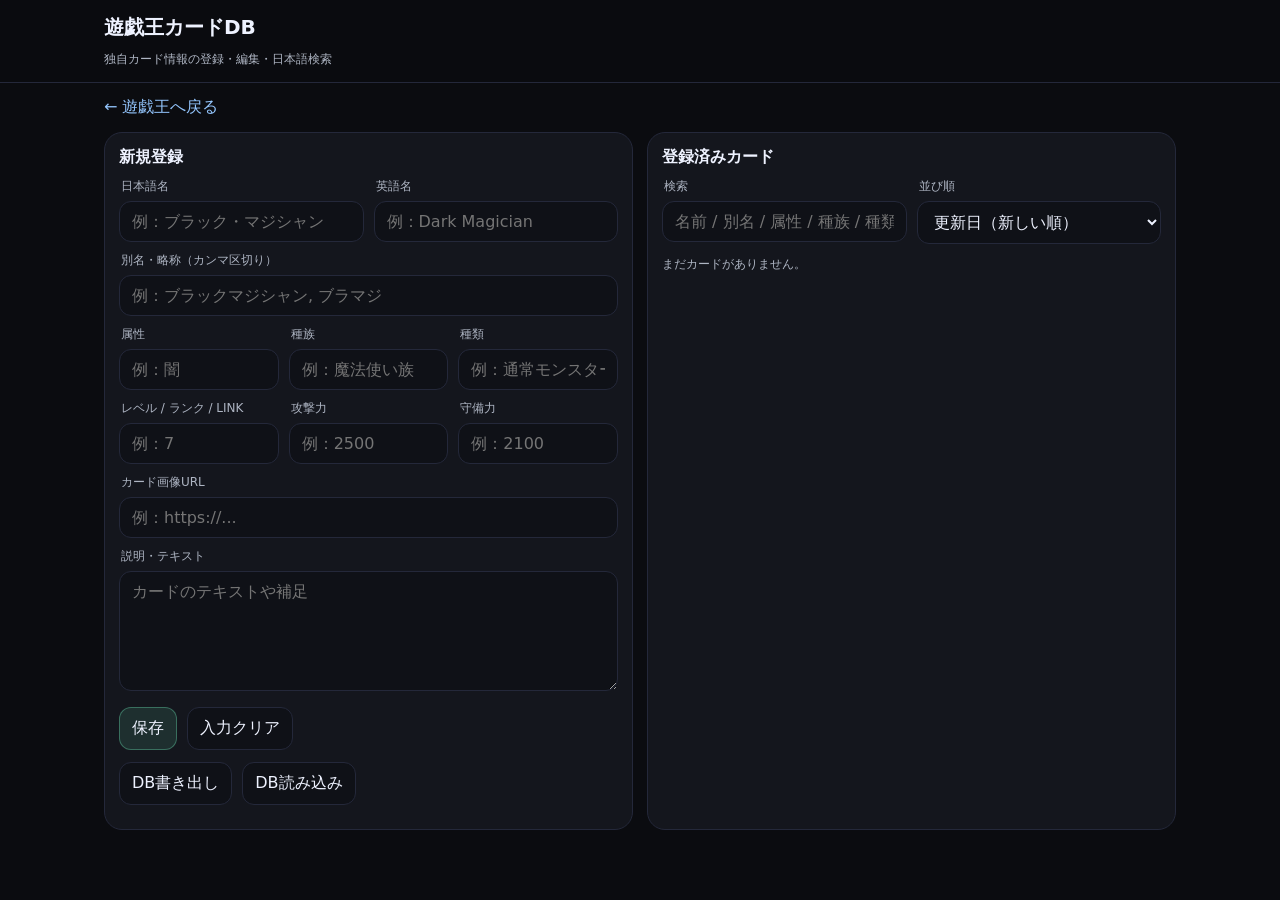
<file: yugioh/card-database/index.html>
<!doctype html>
<html lang="ja">
<head>
  <meta charset="utf-8">
  <meta name="viewport" content="width=device-width,initial-scale=1">
  <title>遊戯王カードDB</title>
  <link rel="stylesheet" href="../../style.css">
  <style>
    .list{
      display:flex;
      flex-direction:column;
      gap:10px;
    }
    .item{
      background:#10131b;
      border:1px solid var(--line);
      border-radius:14px;
      padding:12px;
    }
    .item-head{
      display:grid;
      grid-template-columns:90px 1fr;
      gap:12px;
      align-items:start;
    }
    .item-head img{
      width:100%;
      max-width:90px;
      border-radius:8px;
      border:1px solid var(--line);
      background:#0f1117;
    }
    @media(max-width:700px){
      .item-head{grid-template-columns:1fr}
      .item-head img{max-width:140px}
    }
  </style>
</head>
<body>
  <header>
    <div class="wrap">
      <h1>遊戯王カードDB</h1>
      <div class="small">独自カード情報の登録・編集・日本語検索</div>
    </div>
  </header>

  <main class="wrap">
    <a class="back" href="../">← 遊戯王へ戻る</a>

    <div class="grid">
      <section class="card">
        <h2 id="editorTitle">新規登録</h2>

        <div class="two">
          <div>
            <div class="label">日本語名</div>
            <input id="nameJa" type="text" placeholder="例：ブラック・マジシャン">
          </div>
          <div>
            <div class="label">英語名</div>
            <input id="nameEn" type="text" placeholder="例：Dark Magician">
          </div>
        </div>

        <div style="margin-top:10px;">
          <div class="label">別名・略称（カンマ区切り）</div>
          <input id="aliases" type="text" placeholder="例：ブラックマジシャン, ブラマジ">
        </div>

        <div class="three" style="margin-top:10px;">
          <div>
            <div class="label">属性</div>
            <input id="attributeJa" type="text" placeholder="例：闇">
          </div>
          <div>
            <div class="label">種族</div>
            <input id="raceJa" type="text" placeholder="例：魔法使い族">
          </div>
          <div>
            <div class="label">種類</div>
            <input id="typeJa" type="text" placeholder="例：通常モンスター">
          </div>
        </div>

        <div class="three" style="margin-top:10px;">
          <div>
            <div class="label">レベル / ランク / LINK</div>
            <input id="level" type="number" min="0" placeholder="例：7">
          </div>
          <div>
            <div class="label">攻撃力</div>
            <input id="atk" type="number" min="0" placeholder="例：2500">
          </div>
          <div>
            <div class="label">守備力</div>
            <input id="def" type="number" min="0" placeholder="例：2100">
          </div>
        </div>

        <div style="margin-top:10px;">
          <div class="label">カード画像URL</div>
          <input id="image" type="text" placeholder="例：https://...">
        </div>

        <div style="margin-top:10px;">
          <div class="label">説明・テキスト</div>
          <textarea id="descJa" placeholder="カードのテキストや補足"></textarea>
        </div>

        <div class="row" style="margin-top:12px;">
          <button class="primary" id="saveBtn" type="button">保存</button>
          <button id="clearBtn" type="button">入力クリア</button>
          <button class="danger" id="deleteBtn" type="button" style="display:none;">削除</button>
        </div>

        <div class="row" style="margin-top:12px;">
          <button id="exportBtn" type="button">DB書き出し</button>
          <button id="importBtn" type="button">DB読み込み</button>
          <input id="importFile" type="file" accept=".json" style="display:none;">
        </div>

        <div class="small" id="status" style="margin-top:10px;"></div>
      </section>

      <section class="card">
        <h2>登録済みカード</h2>

        <div class="two" style="margin-bottom:12px;">
          <div>
            <div class="label">検索</div>
            <input id="searchBox" type="text" placeholder="名前 / 別名 / 属性 / 種族 / 種類">
          </div>
          <div>
            <div class="label">並び順</div>
            <select id="sortBox">
              <option value="updated_desc">更新日（新しい順）</option>
              <option value="name_asc">日本語名（あいうえお順）</option>
            </select>
          </div>
        </div>

        <div id="cardList" class="list"></div>
        <div id="emptyMessage" class="small">まだカードがありません。</div>
      </section>
    </div>
  </main>

  <script>
    (() => {
      const STORAGE_KEY = "yugioh_local_card_db_v1";

      const $ = (id) => document.getElementById(id);

      const editorTitle = $("editorTitle");
      const nameJa = $("nameJa");
      const nameEn = $("nameEn");
      const aliases = $("aliases");
      const attributeJa = $("attributeJa");
      const raceJa = $("raceJa");
      const typeJa = $("typeJa");
      const level = $("level");
      const atk = $("atk");
      const def = $("def");
      const image = $("image");
      const descJa = $("descJa");

      const saveBtn = $("saveBtn");
      const clearBtn = $("clearBtn");
      const deleteBtn = $("deleteBtn");
      const exportBtn = $("exportBtn");
      const importBtn = $("importBtn");
      const importFile = $("importFile");
      const status = $("status");

      const searchBox = $("searchBox");
      const sortBox = $("sortBox");
      const cardList = $("cardList");
      const emptyMessage = $("emptyMessage");

      let cards = loadCards();
      let editingId = null;

      function loadCards() {
        try {
          const raw = localStorage.getItem(STORAGE_KEY);
          return raw ? JSON.parse(raw) : [];
        } catch (e) {
          return [];
        }
      }

      function saveCards() {
        localStorage.setItem(STORAGE_KEY, JSON.stringify(cards));
      }

      function exportCards() {
        const blob = new Blob(
          [JSON.stringify(cards, null, 2)],
          { type: "application/json" }
        );

        const url = URL.createObjectURL(blob);
        const a = document.createElement("a");
        a.href = url;
        a.download = "yugioh_card_db_backup.json";
        a.click();
        URL.revokeObjectURL(url);

        setStatus("DBを書き出しました");
      }

      function importCards(file) {
        if (!file) return;

        const reader = new FileReader();
        reader.onload = () => {
          try {
            const imported = JSON.parse(reader.result);

            if (!Array.isArray(imported)) {
              setStatus("JSON形式が正しくありません");
              return;
            }

            cards = imported;
            saveCards();
            clearForm();
            renderList();
            setStatus("DBを読み込みました");
          } catch (e) {
            setStatus("JSONの読み込みに失敗しました");
          }
        };

        reader.readAsText(file);
      }

      function createId() {
        return "localcard_" + Date.now() + "_" + Math.random().toString(36).slice(2, 8);
      }

      function escapeHtml(text) {
        return String(text ?? "")
          .replaceAll("&", "&amp;")
          .replaceAll("<", "&lt;")
          .replaceAll(">", "&gt;")
          .replaceAll('"', "&quot;")
          .replaceAll("'", "&#039;");
      }

      function setStatus(message) {
        status.textContent = message;
        if (message) {
          setTimeout(() => {
            if (status.textContent === message) status.textContent = "";
          }, 2500);
        }
      }

      function parseAliases(text) {
        return text.split(",").map(x => x.trim()).filter(Boolean);
      }

      function clearForm() {
        editingId = null;
        editorTitle.textContent = "新規登録";
        nameJa.value = "";
        nameEn.value = "";
        aliases.value = "";
        attributeJa.value = "";
        raceJa.value = "";
        typeJa.value = "";
        level.value = "";
        atk.value = "";
        def.value = "";
        image.value = "";
        descJa.value = "";
        deleteBtn.style.display = "none";
      }

      function fillForm(card) {
        editingId = card.id;
        editorTitle.textContent = `編集中：${card.nameJa || "無名カード"}`;
        nameJa.value = card.nameJa || "";
        nameEn.value = card.nameEn || "";
        aliases.value = (card.aliases || []).join(", ");
        attributeJa.value = card.attributeJa || "";
        raceJa.value = card.raceJa || "";
        typeJa.value = card.typeJa || "";
        level.value = card.level ?? "";
        atk.value = card.atk ?? "";
        def.value = card.def ?? "";
        image.value = card.image || "";
        descJa.value = card.descJa || "";
        deleteBtn.style.display = "inline-block";
        window.scrollTo({ top: 0, behavior: "smooth" });
      }

      function getFormData() {
        return {
          id: editingId || createId(),
          nameJa: nameJa.value.trim(),
          nameEn: nameEn.value.trim(),
          aliases: parseAliases(aliases.value),
          attributeJa: attributeJa.value.trim(),
          raceJa: raceJa.value.trim(),
          typeJa: typeJa.value.trim(),
          level: level.value === "" ? "" : Number(level.value),
          atk: atk.value === "" ? "" : Number(atk.value),
          def: def.value === "" ? "" : Number(def.value),
          image: image.value.trim(),
          descJa: descJa.value.trim(),
          updatedAt: new Date().toISOString()
        };
      }

      function saveCard() {
        const data = getFormData();

        if (!data.nameJa) {
          setStatus("日本語名を入れてください");
          return;
        }

        const existingIndex = cards.findIndex(c => String(c.id) === String(data.id));

        if (existingIndex >= 0) {
          data.createdAt = cards[existingIndex].createdAt || data.updatedAt;
          cards[existingIndex] = data;
          setStatus("更新しました");
        } else {
          data.createdAt = data.updatedAt;
          cards.unshift(data);
          setStatus("保存しました");
        }

        saveCards();
        renderList();
        fillForm(data);
      }

      function deleteCard() {
        if (!editingId) return;

        const target = cards.find(c => String(c.id) === String(editingId));
        if (!target) return;

        const ok = confirm(`「${target.nameJa || "このカード"}」を削除しますか？`);
        if (!ok) return;

        cards = cards.filter(c => String(c.id) !== String(editingId));
        saveCards();
        clearForm();
        renderList();
        setStatus("削除しました");
      }

      function getFilteredCards() {
        const keyword = searchBox.value.trim().toLowerCase();
        const sort = sortBox.value;

        let result = [...cards];

        if (keyword) {
          result = result.filter(card => {
            const text = [
              card.nameJa,
              card.nameEn,
              ...(card.aliases || []),
              card.attributeJa,
              card.raceJa,
              card.typeJa,
              card.descJa
            ].join(" ").toLowerCase();

            return text.includes(keyword);
          });
        }

        if (sort === "updated_desc") {
          result.sort((a, b) => (b.updatedAt || "").localeCompare(a.updatedAt || ""));
        } else if (sort === "name_asc") {
          result.sort((a, b) => (a.nameJa || "").localeCompare(b.nameJa || "", "ja"));
        }

        return result;
      }

      function renderList() {
        const items = getFilteredCards();
        cardList.innerHTML = "";
        emptyMessage.style.display = items.length ? "none" : "block";

        items.forEach(card => {
          const item = document.createElement("div");
          item.className = "item";

          const levelText = card.level !== "" && card.level != null ? card.level : "—";
          const atkText = card.atk !== "" && card.atk != null ? card.atk : "—";
          const defText = card.def !== "" && card.def != null ? card.def : "—";

          const imageHtml = card.image
            ? `<img src="${escapeHtml(card.image)}" alt="${escapeHtml(card.nameJa)}" onerror="this.outerHTML='<div style=&quot;width:90px;height:126px;border:1px solid var(--line);border-radius:8px;background:#0f1117;&quot;></div>'">`
            : `<div style="width:90px;height:126px;border:1px solid var(--line);border-radius:8px;background:#0f1117;"></div>`;

          item.innerHTML = `
            <div class="item-head">
              <div>${imageHtml}</div>
              <div>
                <h2>${escapeHtml(card.nameJa || "無名カード")}</h2>
                <div class="small">${escapeHtml(card.nameEn || "")}</div>
                <div class="small" style="margin-top:6px;">
                  ${escapeHtml(card.typeJa || "—")} / ${escapeHtml(card.attributeJa || "—")} / ${escapeHtml(card.raceJa || "—")}
                </div>
                <div class="small" style="margin-top:6px;">
                  レベル:${escapeHtml(levelText)} / 攻:${escapeHtml(atkText)} / 守:${escapeHtml(defText)}
                </div>
                ${
                  (card.aliases || []).length
                    ? `<div class="small" style="margin-top:6px;">別名：${escapeHtml(card.aliases.join(" / "))}</div>`
                    : ""
                }
                ${
                  card.descJa
                    ? `<div class="small preline" style="margin-top:8px;">${escapeHtml(card.descJa)}</div>`
                    : ""
                }
                <div class="row" style="margin-top:12px;">
                  <button type="button" data-action="edit" data-id="${escapeHtml(card.id)}">編集</button>
                  <button type="button" class="danger" data-action="delete" data-id="${escapeHtml(card.id)}">削除</button>
                </div>
              </div>
            </div>
          `;

          cardList.appendChild(item);
        });

        cardList.querySelectorAll("button[data-action='edit']").forEach(btn => {
          btn.addEventListener("click", () => {
            const target = cards.find(c => String(c.id) === String(btn.dataset.id));
            if (target) fillForm(target);
          });
        });

        cardList.querySelectorAll("button[data-action='delete']").forEach(btn => {
          btn.addEventListener("click", () => {
            const target = cards.find(c => String(c.id) === String(btn.dataset.id));
            if (!target) return;

            const ok = confirm(`「${target.nameJa || "このカード"}」を削除しますか？`);
            if (!ok) return;

            cards = cards.filter(c => String(c.id) !== String(btn.dataset.id));
            saveCards();

            if (String(editingId) === String(btn.dataset.id)) clearForm();

            renderList();
            setStatus("削除しました");
          });
        });
      }

      saveBtn.addEventListener("click", saveCard);

      clearBtn.addEventListener("click", () => {
        clearForm();
        setStatus("入力をクリアしました");
      });

      deleteBtn.addEventListener("click", deleteCard);

      exportBtn.addEventListener("click", exportCards);

      importBtn.addEventListener("click", () => {
        importFile.click();
      });

      importFile.addEventListener("change", (e) => {
        const file = e.target.files[0];
        importCards(file);
        importFile.value = "";
      });

      searchBox.addEventListener("input", renderList);
      sortBox.addEventListener("change", renderList);

      clearForm();
      renderList();
    })();
  </script>
</body>
</html>
</file>
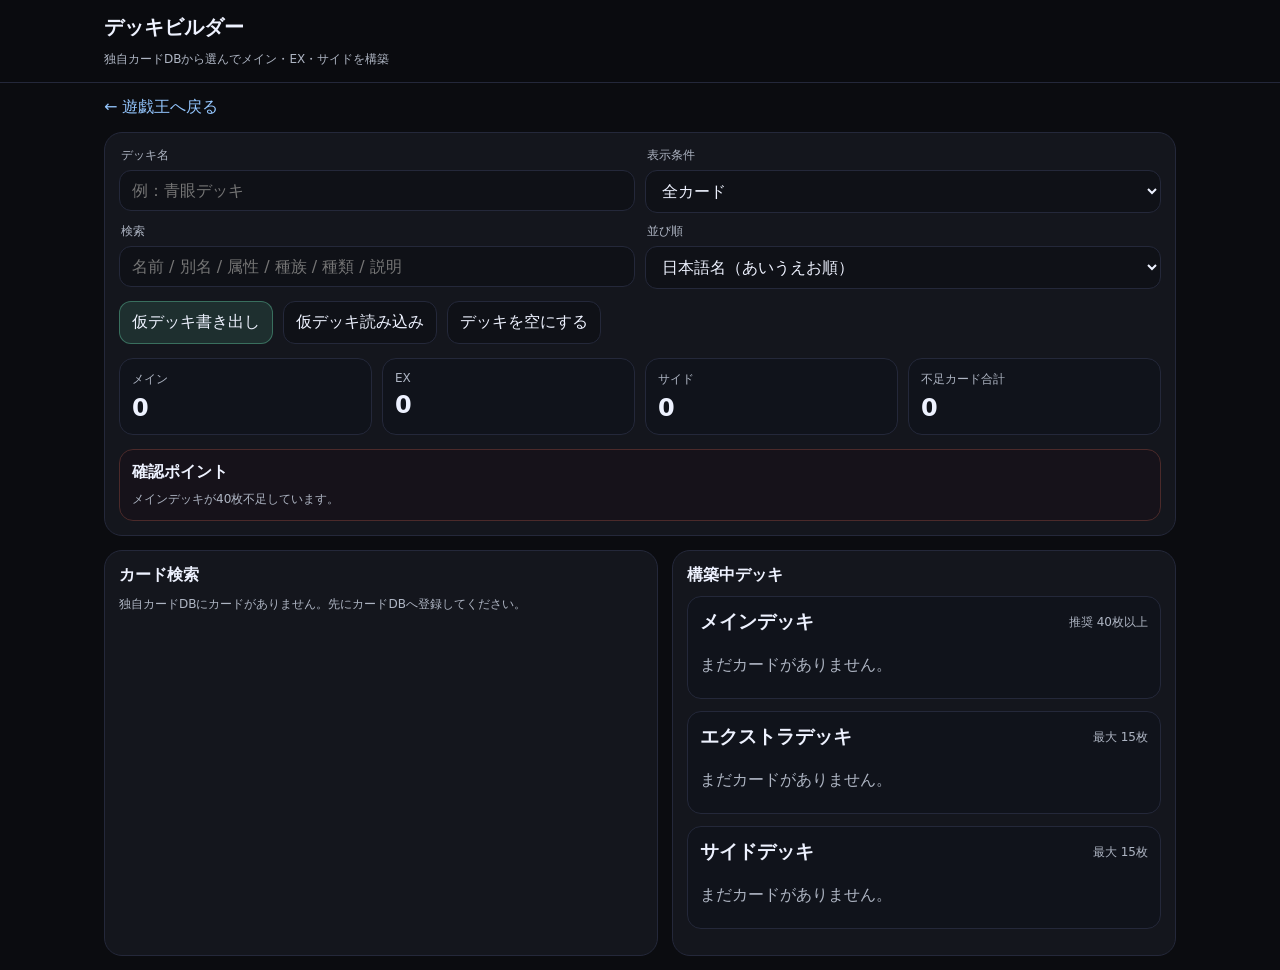
<file: yugioh/deck-builder/index.html>
<!doctype html>
<html lang="ja">
<head>
  <meta charset="utf-8">
  <meta name="viewport" content="width=device-width,initial-scale=1">
  <title>デッキビルダー</title>
  <link rel="stylesheet" href="../../style.css">
  <style>
    .summary-box{
      display:grid;
      grid-template-columns:repeat(4, minmax(0,1fr));
      gap:10px;
      margin-bottom:14px;
    }
    .summary-item{
      background:#10131b;
      border:1px solid var(--line);
      border-radius:14px;
      padding:12px;
    }
    .summary-item .num{
      font-size:24px;
      font-weight:700;
      margin-top:6px;
    }
    .builder-grid{
      display:grid;
      grid-template-columns:1.1fr 1fr;
      gap:14px;
    }
    .list{
      display:flex;
      flex-direction:column;
      gap:10px;
    }
    .item{
      background:#10131b;
      border:1px solid var(--line);
      border-radius:14px;
      padding:12px;
    }
    .item-head{
      display:grid;
      grid-template-columns:90px 1fr;
      gap:12px;
      align-items:start;
    }
    .item-head img{
      width:100%;
      max-width:90px;
      border-radius:8px;
      border:1px solid var(--line);
      background:#0f1117;
    }
    .meta{
      display:flex;
      flex-wrap:wrap;
      gap:6px;
      margin-top:8px;
    }
    .chip{
      display:inline-block;
      padding:4px 8px;
      border-radius:999px;
      border:1px solid var(--line);
      background:#0f1117;
      font-size:12px;
      color:var(--muted);
    }
    .zone{
      background:#10131b;
      border:1px solid var(--line);
      border-radius:14px;
      padding:12px;
      margin-bottom:12px;
    }
    .zone-head{
      display:flex;
      justify-content:space-between;
      align-items:center;
      gap:10px;
      flex-wrap:wrap;
      margin-bottom:10px;
    }
    .deck-card{
      display:grid;
      grid-template-columns:72px 1fr;
      gap:10px;
      padding:10px;
      border:1px solid var(--line);
      border-radius:12px;
      background:#0f1117;
      margin-bottom:8px;
    }
    .deck-card img{
      width:72px;
      border-radius:8px;
      border:1px solid var(--line);
      background:#11151d;
    }
    .row-wrap{
      display:flex;
      flex-wrap:wrap;
      gap:8px;
      align-items:center;
      margin-top:8px;
    }
    .danger-text{
      color:#ff8a8a;
      font-size:13px;
    }
    .ok-text{
      color:#8fe39f;
      font-size:13px;
    }
    .warning-box{
      background:#16121a;
      border:1px solid #4b2a2a;
      border-radius:14px;
      padding:12px;
      margin-top:12px;
    }
    .empty-zone{
      color:var(--muted);
      padding:10px 0;
    }
    @media(max-width:900px){
      .builder-grid{
        grid-template-columns:1fr;
      }
      .summary-box{
        grid-template-columns:repeat(2, minmax(0,1fr));
      }
    }
    @media(max-width:700px){
      .item-head{
        grid-template-columns:1fr;
      }
      .item-head img{
        max-width:140px;
      }
      .summary-box{
        grid-template-columns:1fr;
      }
      .deck-card{
        grid-template-columns:1fr;
      }
      .deck-card img{
        max-width:100px;
      }
    }
  </style>
</head>
<body>
  <header>
    <div class="wrap">
      <h1>デッキビルダー</h1>
      <div class="small">独自カードDBから選んでメイン・EX・サイドを構築</div>
    </div>
  </header>

  <main class="wrap">
    <a class="back" href="../">← 遊戯王へ戻る</a>

    <section class="card" style="margin-bottom:14px;">
      <div class="two">
        <div>
          <div class="label">デッキ名</div>
          <input id="deckName" type="text" placeholder="例：青眼デッキ">
        </div>
        <div>
          <div class="label">表示条件</div>
          <select id="filterBox">
            <option value="all">全カード</option>
            <option value="monster">モンスター系のみ</option>
            <option value="spell">魔法のみ</option>
            <option value="trap">罠のみ</option>
            <option value="owned_shortage">所持不足あり</option>
          </select>
        </div>
      </div>

      <div class="two" style="margin-top:10px;">
        <div>
          <div class="label">検索</div>
          <input id="searchBox" type="text" placeholder="名前 / 別名 / 属性 / 種族 / 種類 / 説明">
        </div>
        <div>
          <div class="label">並び順</div>
          <select id="sortBox">
            <option value="name_asc">日本語名（あいうえお順）</option>
            <option value="updated_desc">DB更新日（新しい順）</option>
            <option value="owned_desc">所持枚数が多い順</option>
          </select>
        </div>
      </div>

      <div class="row" style="margin-top:12px;">
        <button class="primary" id="exportDeckBtn" type="button">仮デッキ書き出し</button>
        <button id="importDeckBtn" type="button">仮デッキ読み込み</button>
        <button id="clearDeckBtn" type="button">デッキを空にする</button>
        <input id="importDeckFile" type="file" accept=".json" style="display:none;">
      </div>

      <div class="small" id="status" style="margin-top:10px;"></div>

      <div class="summary-box" style="margin-top:14px;">
        <div class="summary-item">
          <div class="small">メイン</div>
          <div class="num" id="mainCount">0</div>
        </div>
        <div class="summary-item">
          <div class="small">EX</div>
          <div class="num" id="extraCount">0</div>
        </div>
        <div class="summary-item">
          <div class="small">サイド</div>
          <div class="num" id="sideCount">0</div>
        </div>
        <div class="summary-item">
          <div class="small">不足カード合計</div>
          <div class="num" id="shortageCount">0</div>
        </div>
      </div>

      <div id="warningBox" class="warning-box" style="display:none;"></div>
    </section>

    <div class="builder-grid">
      <section class="card">
        <h2>カード検索</h2>
        <div id="cardList" class="list"></div>
        <div id="emptyMessage" class="small">独自カードDBにカードがありません。先にカードDBへ登録してください。</div>
      </section>

      <section class="card">
        <h2>構築中デッキ</h2>

        <div class="zone">
          <div class="zone-head">
            <h3 style="margin:0;">メインデッキ</h3>
            <div class="small">推奨 40枚以上</div>
          </div>
          <div id="mainDeckList"></div>
        </div>

        <div class="zone">
          <div class="zone-head">
            <h3 style="margin:0;">エクストラデッキ</h3>
            <div class="small">最大 15枚</div>
          </div>
          <div id="extraDeckList"></div>
        </div>

        <div class="zone">
          <div class="zone-head">
            <h3 style="margin:0;">サイドデッキ</h3>
            <div class="small">最大 15枚</div>
          </div>
          <div id="sideDeckList"></div>
        </div>
      </section>
    </div>
  </main>

  <script>
    (() => {
      const DB_STORAGE_KEY = "yugioh_local_card_db_v1";
      const OWNED_STORAGE_KEY = "yugioh_owned_cards_v1";
      const BUILDER_STORAGE_KEY = "yugioh_deck_builder_temp_v1";

      const $ = (id) => document.getElementById(id);

      const deckName = $("deckName");
      const filterBox = $("filterBox");
      const searchBox = $("searchBox");
      const sortBox = $("sortBox");
      const exportDeckBtn = $("exportDeckBtn");
      const importDeckBtn = $("importDeckBtn");
      const clearDeckBtn = $("clearDeckBtn");
      const importDeckFile = $("importDeckFile");
      const status = $("status");

      const mainCount = $("mainCount");
      const extraCount = $("extraCount");
      const sideCount = $("sideCount");
      const shortageCount = $("shortageCount");
      const warningBox = $("warningBox");

      const cardList = $("cardList");
      const emptyMessage = $("emptyMessage");

      const mainDeckList = $("mainDeckList");
      const extraDeckList = $("extraDeckList");
      const sideDeckList = $("sideDeckList");

      let cards = loadCards();
      let ownedCards = loadOwnedCards();
      let deck = loadBuilderDeck();

      function loadCards() {
        try {
          const raw = localStorage.getItem(DB_STORAGE_KEY);
          const parsed = raw ? JSON.parse(raw) : [];
          return Array.isArray(parsed) ? parsed : [];
        } catch (e) {
          return [];
        }
      }

      function loadOwnedCards() {
        try {
          const raw = localStorage.getItem(OWNED_STORAGE_KEY);
          const parsed = raw ? JSON.parse(raw) : [];
          return Array.isArray(parsed) ? parsed : [];
        } catch (e) {
          return [];
        }
      }

      function loadBuilderDeck() {
        try {
          const raw = localStorage.getItem(BUILDER_STORAGE_KEY);
          const parsed = raw ? JSON.parse(raw) : null;

          if (!parsed || typeof parsed !== "object") {
            return {
              name: "",
              main: [],
              extra: [],
              side: [],
              updatedAt: ""
            };
          }

          return {
            name: parsed.name || "",
            main: Array.isArray(parsed.main) ? parsed.main : [],
            extra: Array.isArray(parsed.extra) ? parsed.extra : [],
            side: Array.isArray(parsed.side) ? parsed.side : [],
            updatedAt: parsed.updatedAt || ""
          };
        } catch (e) {
          return {
            name: "",
            main: [],
            extra: [],
            side: [],
            updatedAt: ""
          };
        }
      }

      function saveBuilderDeck() {
        deck.name = deckName.value.trim();
        deck.updatedAt = new Date().toISOString();
        localStorage.setItem(BUILDER_STORAGE_KEY, JSON.stringify(deck));
      }

      function escapeHtml(text) {
        return String(text ?? "")
          .replaceAll("&", "&amp;")
          .replaceAll("<", "&lt;")
          .replaceAll(">", "&gt;")
          .replaceAll('"', "&quot;")
          .replaceAll("'", "&#039;");
      }

      function setStatus(message) {
        status.textContent = message;
        if (message) {
          setTimeout(() => {
            if (status.textContent === message) status.textContent = "";
          }, 2500);
        }
      }

      function getOwnedCount(cardId) {
        const found = ownedCards.find(x => String(x.cardId) === String(cardId));
        return found ? Number(found.count || 0) : 0;
      }

      function getCardById(cardId) {
        return cards.find(card => String(card.id) === String(cardId));
      }

      function getDeckCardCount(cardId) {
        return getPartCount("main", cardId) + getPartCount("extra", cardId) + getPartCount("side", cardId);
      }

      function getPartCount(part, cardId) {
        return (deck[part] || []).filter(id => String(id) === String(cardId)).length;
      }

      function isExtraType(card) {
        const text = `${card.typeJa || ""}`.toLowerCase();
        return (
          text.includes("融合") ||
          text.includes("シンクロ") ||
          text.includes("エクシーズ") ||
          text.includes("リンク")
        );
      }

      function getDefaultAddPart(card) {
        return isExtraType(card) ? "extra" : "main";
      }

      function addCardToDeck(cardId, part) {
        const targetCard = getCardById(cardId);
        if (!targetCard) return;

        const finalPart = part || getDefaultAddPart(targetCard);

        if (getDeckCardCount(cardId) >= 3) {
          setStatus("同名カードはデッキ合計3枚までです");
          return;
        }

        if (finalPart === "extra" && deck.extra.length >= 15) {
          setStatus("EXデッキは15枚までです");
          return;
        }

        if (finalPart === "side" && deck.side.length >= 15) {
          setStatus("サイドデッキは15枚までです");
          return;
        }

        deck[finalPart].push(cardId);
        saveBuilderDeck();
        renderAll();
      }

      function removeCardFromDeck(part, index) {
        if (!Array.isArray(deck[part])) return;
        deck[part].splice(index, 1);
        saveBuilderDeck();
        renderAll();
      }

      function moveCard(partFrom, index, partTo) {
        if (partFrom === partTo) return;
        if (!Array.isArray(deck[partFrom])) return;

        const cardId = deck[partFrom][index];
        if (!cardId) return;

        if (partTo === "extra" && deck.extra.length >= 15) {
          setStatus("EXデッキは15枚までです");
          return;
        }
        if (partTo === "side" && deck.side.length >= 15) {
          setStatus("サイドデッキは15枚までです");
          return;
        }

        deck[partFrom].splice(index, 1);
        deck[partTo].push(cardId);
        saveBuilderDeck();
        renderAll();
      }

      function clearDeck() {
        deck = {
          name: deckName.value.trim(),
          main: [],
          extra: [],
          side: [],
          updatedAt: new Date().toISOString()
        };
        saveBuilderDeck();
        renderAll();
      }

      function exportDeck() {
        const data = {
          name: deckName.value.trim(),
          main: deck.main,
          extra: deck.extra,
          side: deck.side,
          updatedAt: new Date().toISOString()
        };

        const blob = new Blob(
          [JSON.stringify(data, null, 2)],
          { type: "application/json" }
        );

        const url = URL.createObjectURL(blob);
        const a = document.createElement("a");
        a.href = url;
        a.download = `${data.name || "deck_builder_temp"}.json`;
        a.click();
        URL.revokeObjectURL(url);

        setStatus("仮デッキを書き出しました");
      }

      function importDeck(file) {
        if (!file) return;

        const reader = new FileReader();
        reader.onload = () => {
          try {
            const imported = JSON.parse(reader.result);
            if (!imported || typeof imported !== "object") {
              setStatus("JSON形式が正しくありません");
              return;
            }

            deck = {
              name: imported.name || "",
              main: Array.isArray(imported.main) ? imported.main : [],
              extra: Array.isArray(imported.extra) ? imported.extra : [],
              side: Array.isArray(imported.side) ? imported.side : [],
              updatedAt: new Date().toISOString()
            };

            deckName.value = deck.name;
            saveBuilderDeck();
            renderAll();
            setStatus("仮デッキを読み込みました");
          } catch (e) {
            setStatus("仮デッキの読み込みに失敗しました");
          }
        };

        reader.readAsText(file);
      }

      function getShortageMap() {
        const counts = new Map();

        [...deck.main, ...deck.extra, ...deck.side].forEach(cardId => {
          counts.set(cardId, (counts.get(cardId) || 0) + 1);
        });

        const shortage = new Map();
        counts.forEach((need, cardId) => {
          const owned = getOwnedCount(cardId);
          const lack = Math.max(0, need - owned);
          shortage.set(cardId, {
            need,
            owned,
            lack
          });
        });

        return shortage;
      }

      function getFilteredCards() {
        const keyword = searchBox.value.trim().toLowerCase();
        const filter = filterBox.value;
        const sort = sortBox.value;

        let result = [...cards];

        if (keyword) {
          result = result.filter(card => {
            const text = [
              card.nameJa,
              card.nameEn,
              ...(card.aliases || []),
              card.attributeJa,
              card.raceJa,
              card.typeJa,
              card.descJa
            ].join(" ").toLowerCase();

            return text.includes(keyword);
          });
        }

        if (filter === "monster") {
          result = result.filter(card => {
            const text = `${card.typeJa || ""}`.toLowerCase();
            return text.includes("モンスター") || text.includes("通常") || text.includes("効果") || text.includes("融合") || text.includes("シンクロ") || text.includes("エクシーズ") || text.includes("リンク");
          });
        } else if (filter === "spell") {
          result = result.filter(card => `${card.typeJa || ""}`.includes("魔法"));
        } else if (filter === "trap") {
          result = result.filter(card => `${card.typeJa || ""}`.includes("罠"));
        } else if (filter === "owned_shortage") {
          result = result.filter(card => getDeckCardCount(card.id) > getOwnedCount(card.id));
        }

        if (sort === "name_asc") {
          result.sort((a, b) => (a.nameJa || "").localeCompare(b.nameJa || "", "ja"));
        } else if (sort === "updated_desc") {
          result.sort((a, b) => (b.updatedAt || "").localeCompare(a.updatedAt || ""));
        } else if (sort === "owned_desc") {
          result.sort((a, b) => getOwnedCount(b.id) - getOwnedCount(a.id));
        }

        return result;
      }

      function renderCardSearchList() {
        cards = loadCards();
        ownedCards = loadOwnedCards();

        const items = getFilteredCards();
        cardList.innerHTML = "";

        if (!cards.length) {
          emptyMessage.style.display = "block";
          emptyMessage.textContent = "独自カードDBにカードがありません。先にカードDBへ登録してください。";
          return;
        }

        emptyMessage.style.display = items.length ? "none" : "block";
        if (!items.length) {
          emptyMessage.textContent = "条件に一致するカードがありません。";
          return;
        }

        items.forEach(card => {
          const item = document.createElement("div");
          item.className = "item";

          const owned = getOwnedCount(card.id);
          const inDeck = getDeckCardCount(card.id);
          const shortage = Math.max(0, inDeck - owned);

          const levelText = card.level !== "" && card.level != null ? card.level : "—";
          const atkText = card.atk !== "" && card.atk != null ? card.atk : "—";
          const defText = card.def !== "" && card.def != null ? card.def : "—";

          const imageHtml = card.image
            ? `<img src="${escapeHtml(card.image)}" alt="${escapeHtml(card.nameJa)}" onerror="this.outerHTML='<div style=&quot;width:90px;height:126px;border:1px solid var(--line);border-radius:8px;background:#0f1117;&quot;></div>'">`
            : `<div style="width:90px;height:126px;border:1px solid var(--line);border-radius:8px;background:#0f1117;"></div>`;

          item.innerHTML = `
            <div class="item-head">
              <div>${imageHtml}</div>
              <div>
                <h2>${escapeHtml(card.nameJa || "無名カード")}</h2>
                <div class="small">${escapeHtml(card.nameEn || "")}</div>

                <div class="meta">
                  <span class="chip">${escapeHtml(card.typeJa || "—")}</span>
                  <span class="chip">${escapeHtml(card.attributeJa || "—")}</span>
                  <span class="chip">${escapeHtml(card.raceJa || "—")}</span>
                  <span class="chip">レベル:${escapeHtml(levelText)}</span>
                  <span class="chip">攻:${escapeHtml(atkText)}</span>
                  <span class="chip">守:${escapeHtml(defText)}</span>
                </div>

                <div class="row-wrap">
                  <span class="chip">所持:${owned}</span>
                  <span class="chip">デッキ投入:${inDeck}</span>
                  ${shortage > 0 ? `<span class="chip" style="border-color:#6c3333;color:#ffaaaa;">不足:${shortage}</span>` : `<span class="chip" style="border-color:#2d5a38;color:#99efad;">不足なし</span>`}
                </div>

                ${
                  card.descJa
                    ? `<div class="small preline" style="margin-top:8px;">${escapeHtml(card.descJa)}</div>`
                    : ""
                }

                <div class="row-wrap">
                  <button type="button" data-action="add-main" data-id="${escapeHtml(card.id)}">メインに追加</button>
                  <button type="button" data-action="add-extra" data-id="${escapeHtml(card.id)}">EXに追加</button>
                  <button type="button" data-action="add-side" data-id="${escapeHtml(card.id)}">サイドに追加</button>
                </div>
              </div>
            </div>
          `;

          cardList.appendChild(item);
        });

        cardList.querySelectorAll("button[data-action='add-main']").forEach(btn => {
          btn.addEventListener("click", () => addCardToDeck(btn.dataset.id, "main"));
        });
        cardList.querySelectorAll("button[data-action='add-extra']").forEach(btn => {
          btn.addEventListener("click", () => addCardToDeck(btn.dataset.id, "extra"));
        });
        cardList.querySelectorAll("button[data-action='add-side']").forEach(btn => {
          btn.addEventListener("click", () => addCardToDeck(btn.dataset.id, "side"));
        });
      }

      function renderDeckPart(part, mountEl) {
        const ids = deck[part] || [];
        mountEl.innerHTML = "";

        if (!ids.length) {
          mountEl.innerHTML = `<div class="empty-zone">まだカードがありません。</div>`;
          return;
        }

        ids.forEach((cardId, index) => {
          const card = getCardById(cardId);
          if (!card) return;

          const item = document.createElement("div");
          item.className = "deck-card";

          const imageHtml = card.image
            ? `<img src="${escapeHtml(card.image)}" alt="${escapeHtml(card.nameJa)}" onerror="this.outerHTML='<div style=&quot;width:72px;height:100px;border:1px solid var(--line);border-radius:8px;background:#11151d;&quot;></div>'">`
            : `<div style="width:72px;height:100px;border:1px solid var(--line);border-radius:8px;background:#11151d;"></div>`;

          const totalInDeck = getDeckCardCount(card.id);
          const owned = getOwnedCount(card.id);
          const shortage = Math.max(0, totalInDeck - owned);

          item.innerHTML = `
            <div>${imageHtml}</div>
            <div>
              <div style="font-weight:700;">${escapeHtml(card.nameJa || "無名カード")}</div>
              <div class="small">${escapeHtml(card.typeJa || "")}</div>

              <div class="row-wrap">
                <span class="chip">所持:${owned}</span>
                <span class="chip">合計投入:${totalInDeck}</span>
                ${shortage > 0 ? `<span class="danger-text">不足 ${shortage}</span>` : `<span class="ok-text">OK</span>`}
              </div>

              <div class="row-wrap">
                ${part !== "main" ? `<button type="button" data-action="move-main" data-part="${part}" data-index="${index}">メインへ</button>` : ""}
                ${part !== "extra" ? `<button type="button" data-action="move-extra" data-part="${part}" data-index="${index}">EXへ</button>` : ""}
                ${part !== "side" ? `<button type="button" data-action="move-side" data-part="${part}" data-index="${index}">サイドへ</button>` : ""}
                <button type="button" class="danger" data-action="remove" data-part="${part}" data-index="${index}">削除</button>
              </div>
            </div>
          `;

          mountEl.appendChild(item);
        });

        mountEl.querySelectorAll("button[data-action='remove']").forEach(btn => {
          btn.addEventListener("click", () => {
            removeCardFromDeck(btn.dataset.part, Number(btn.dataset.index));
          });
        });

        mountEl.querySelectorAll("button[data-action='move-main']").forEach(btn => {
          btn.addEventListener("click", () => {
            moveCard(btn.dataset.part, Number(btn.dataset.index), "main");
          });
        });

        mountEl.querySelectorAll("button[data-action='move-extra']").forEach(btn => {
          btn.addEventListener("click", () => {
            moveCard(btn.dataset.part, Number(btn.dataset.index), "extra");
          });
        });

        mountEl.querySelectorAll("button[data-action='move-side']").forEach(btn => {
          btn.addEventListener("click", () => {
            moveCard(btn.dataset.part, Number(btn.dataset.index), "side");
          });
        });
      }

      function renderSummaryAndWarnings() {
        mainCount.textContent = deck.main.length;
        extraCount.textContent = deck.extra.length;
        sideCount.textContent = deck.side.length;

        const shortageMap = getShortageMap();
        let shortageTotal = 0;
        shortageMap.forEach(v => {
          shortageTotal += v.lack;
        });
        shortageCount.textContent = shortageTotal;

        const warnings = [];

        if (deck.main.length < 40) {
          warnings.push(`メインデッキが${40 - deck.main.length}枚不足しています。`);
        }
        if (deck.extra.length > 15) {
          warnings.push(`EXデッキが${deck.extra.length - 15}枚オーバーしています。`);
        }
        if (deck.side.length > 15) {
          warnings.push(`サイドデッキが${deck.side.length - 15}枚オーバーしています。`);
        }

        const nameCountMap = new Map();
        [...deck.main, ...deck.extra, ...deck.side].forEach(cardId => {
          nameCountMap.set(cardId, (nameCountMap.get(cardId) || 0) + 1);
        });

        nameCountMap.forEach((count, cardId) => {
          if (count > 3) {
            const card = getCardById(cardId);
            warnings.push(`${card?.nameJa || "同名カード"} が${count}枚入っています。`);
          }
        });

        shortageMap.forEach((v, cardId) => {
          if (v.lack > 0) {
            const card = getCardById(cardId);
            warnings.push(`${card?.nameJa || "カード"} が ${v.lack}枚不足しています。`);
          }
        });

        if (!warnings.length) {
          warningBox.style.display = "none";
          warningBox.innerHTML = "";
          return;
        }

        warningBox.style.display = "block";
        warningBox.innerHTML = `
          <div style="font-weight:700;margin-bottom:8px;">確認ポイント</div>
          <div class="small" style="white-space:pre-wrap;">${escapeHtml(warnings.join("\n"))}</div>
        `;
      }

      function renderAll() {
        cards = loadCards();
        ownedCards = loadOwnedCards();

        if (!deckName.value && deck.name) {
          deckName.value = deck.name;
        }

        renderCardSearchList();
        renderDeckPart("main", mainDeckList);
        renderDeckPart("extra", extraDeckList);
        renderDeckPart("side", sideDeckList);
        renderSummaryAndWarnings();
      }

      deckName.value = deck.name || "";

      deckName.addEventListener("input", () => {
        saveBuilderDeck();
      });

      searchBox.addEventListener("input", renderAll);
      filterBox.addEventListener("change", renderAll);
      sortBox.addEventListener("change", renderAll);

      exportDeckBtn.addEventListener("click", exportDeck);

      importDeckBtn.addEventListener("click", () => {
        importDeckFile.click();
      });

      importDeckFile.addEventListener("change", (e) => {
        const file = e.target.files[0];
        importDeck(file);
        importDeckFile.value = "";
      });

      clearDeckBtn.addEventListener("click", () => {
        const ok = confirm("構築中デッキを空にしますか？");
        if (!ok) return;
        clearDeck();
        setStatus("構築中デッキを空にしました");
      });

      renderAll();
    })();
  </script>
</body>
</html>
</file>
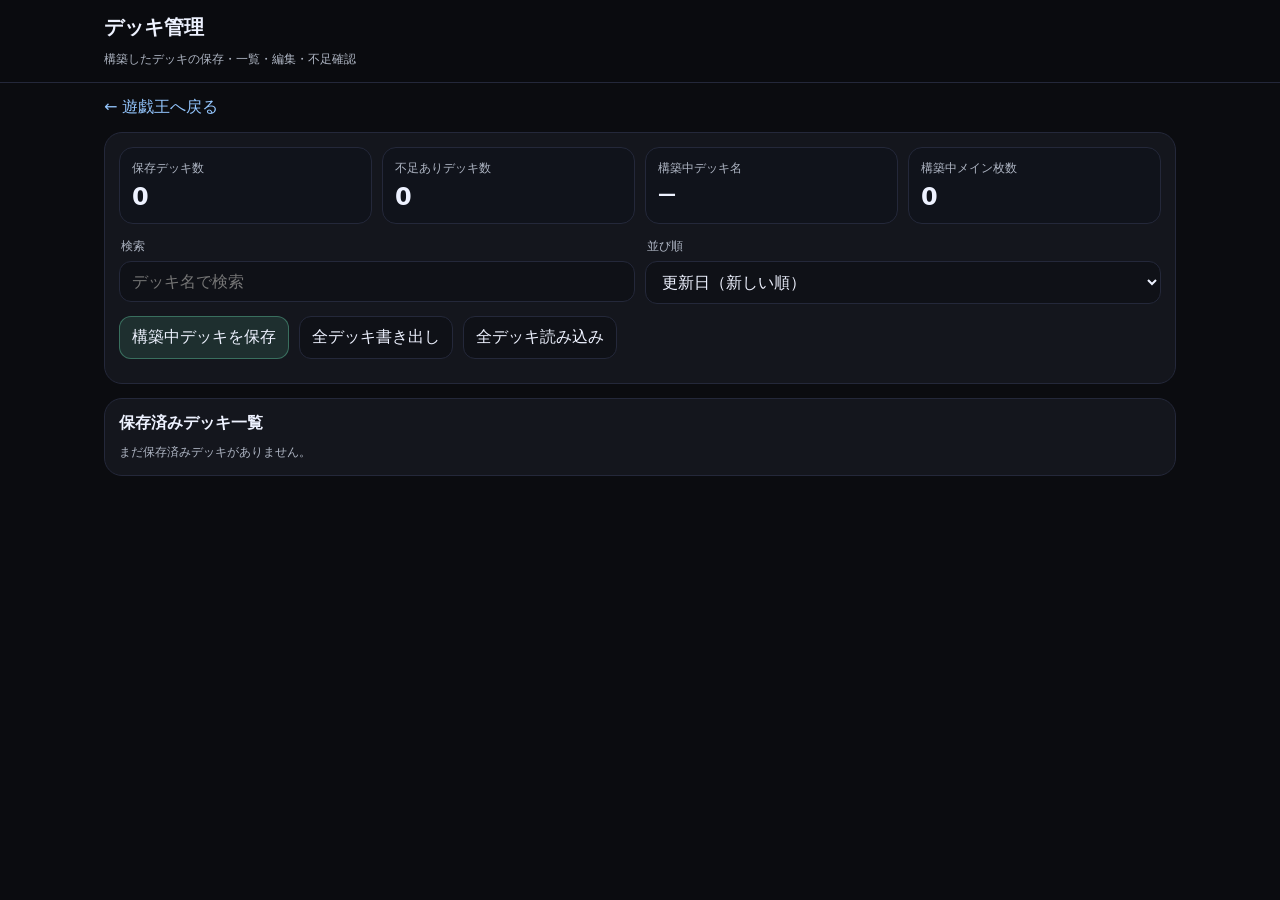
<file: yugioh/deck-manager/index.html>
<!doctype html>
<html lang="ja">
<head>
  <meta charset="utf-8">
  <meta name="viewport" content="width=device-width,initial-scale=1">
  <title>デッキ管理</title>
  <link rel="stylesheet" href="../../style.css">
  <style>
    .summary-box{
      display:grid;
      grid-template-columns:repeat(4, minmax(0,1fr));
      gap:10px;
      margin-bottom:14px;
    }
    .summary-item{
      background:#10131b;
      border:1px solid var(--line);
      border-radius:14px;
      padding:12px;
    }
    .summary-item .num{
      font-size:24px;
      font-weight:700;
      margin-top:6px;
    }
    .list{
      display:flex;
      flex-direction:column;
      gap:10px;
    }
    .deck-item{
      background:#10131b;
      border:1px solid var(--line);
      border-radius:14px;
      padding:14px;
    }
    .deck-head{
      display:flex;
      justify-content:space-between;
      align-items:flex-start;
      gap:12px;
      flex-wrap:wrap;
    }
    .deck-title{
      margin:0;
      font-size:22px;
    }
    .meta{
      display:flex;
      flex-wrap:wrap;
      gap:6px;
      margin-top:8px;
    }
    .chip{
      display:inline-block;
      padding:4px 8px;
      border-radius:999px;
      border:1px solid var(--line);
      background:#0f1117;
      font-size:12px;
      color:var(--muted);
    }
    .deck-section{
      margin-top:12px;
      padding-top:12px;
      border-top:1px solid var(--line);
    }
    .deck-card-row{
      display:grid;
      grid-template-columns:72px 1fr;
      gap:10px;
      border:1px solid var(--line);
      border-radius:12px;
      background:#0f1117;
      padding:10px;
      margin-bottom:8px;
    }
    .deck-card-row img{
      width:72px;
      border-radius:8px;
      border:1px solid var(--line);
      background:#11151d;
    }
    .row-wrap{
      display:flex;
      flex-wrap:wrap;
      gap:8px;
      align-items:center;
      margin-top:8px;
    }
    .danger-text{
      color:#ff9b9b;
      font-size:13px;
    }
    .ok-text{
      color:#90e59f;
      font-size:13px;
    }
    .warning-box{
      background:#16121a;
      border:1px solid #4b2a2a;
      border-radius:14px;
      padding:12px;
      margin-top:12px;
    }
    .good-box{
      background:#101915;
      border:1px solid #2a5b39;
      border-radius:14px;
      padding:12px;
      margin-top:12px;
    }
    .empty-box{
      color:var(--muted);
      padding:10px 0;
    }
    details{
      margin-top:12px;
    }
    details summary{
      cursor:pointer;
      user-select:none;
    }
    @media(max-width:900px){
      .summary-box{
        grid-template-columns:repeat(2, minmax(0,1fr));
      }
    }
    @media(max-width:700px){
      .summary-box{
        grid-template-columns:1fr;
      }
      .deck-card-row{
        grid-template-columns:1fr;
      }
      .deck-card-row img{
        max-width:100px;
      }
    }
  </style>
</head>
<body>
  <header>
    <div class="wrap">
      <h1>デッキ管理</h1>
      <div class="small">構築したデッキの保存・一覧・編集・不足確認</div>
    </div>
  </header>

  <main class="wrap">
    <a class="back" href="../">← 遊戯王へ戻る</a>

    <section class="card" style="margin-bottom:14px;">
      <div class="summary-box">
        <div class="summary-item">
          <div class="small">保存デッキ数</div>
          <div class="num" id="deckTotal">0</div>
        </div>
        <div class="summary-item">
          <div class="small">不足ありデッキ数</div>
          <div class="num" id="shortageDeckTotal">0</div>
        </div>
        <div class="summary-item">
          <div class="small">構築中デッキ名</div>
          <div class="num" id="builderDeckName" style="font-size:18px;">—</div>
        </div>
        <div class="summary-item">
          <div class="small">構築中メイン枚数</div>
          <div class="num" id="builderMainCount">0</div>
        </div>
      </div>

      <div class="two">
        <div>
          <div class="label">検索</div>
          <input id="searchBox" type="text" placeholder="デッキ名で検索">
        </div>
        <div>
          <div class="label">並び順</div>
          <select id="sortBox">
            <option value="updated_desc">更新日（新しい順）</option>
            <option value="name_asc">デッキ名（あいうえお順）</option>
            <option value="shortage_desc">不足枚数が多い順</option>
          </select>
        </div>
      </div>

      <div class="row" style="margin-top:12px;">
        <button class="primary" id="saveCurrentDeckBtn" type="button">構築中デッキを保存</button>
        <button id="exportAllBtn" type="button">全デッキ書き出し</button>
        <button id="importAllBtn" type="button">全デッキ読み込み</button>
        <input id="importAllFile" type="file" accept=".json" style="display:none;">
      </div>

      <div class="small" id="status" style="margin-top:10px;"></div>
    </section>

    <section class="card">
      <h2>保存済みデッキ一覧</h2>
      <div id="deckList" class="list"></div>
      <div id="emptyMessage" class="small">まだ保存済みデッキがありません。</div>
    </section>
  </main>

  <script>
    (() => {
      const DB_STORAGE_KEY = "yugioh_local_card_db_v1";
      const OWNED_STORAGE_KEY = "yugioh_owned_cards_v1";
      const BUILDER_STORAGE_KEY = "yugioh_deck_builder_temp_v1";
      const DECKS_STORAGE_KEY = "yugioh_saved_decks_v1";

      const $ = (id) => document.getElementById(id);

      const deckTotal = $("deckTotal");
      const shortageDeckTotal = $("shortageDeckTotal");
      const builderDeckName = $("builderDeckName");
      const builderMainCount = $("builderMainCount");

      const searchBox = $("searchBox");
      const sortBox = $("sortBox");
      const saveCurrentDeckBtn = $("saveCurrentDeckBtn");
      const exportAllBtn = $("exportAllBtn");
      const importAllBtn = $("importAllBtn");
      const importAllFile = $("importAllFile");
      const status = $("status");

      const deckList = $("deckList");
      const emptyMessage = $("emptyMessage");

      let cards = loadCards();
      let ownedCards = loadOwnedCards();
      let builderDeck = loadBuilderDeck();
      let savedDecks = loadSavedDecks();

      function loadCards() {
        try {
          const raw = localStorage.getItem(DB_STORAGE_KEY);
          const parsed = raw ? JSON.parse(raw) : [];
          return Array.isArray(parsed) ? parsed : [];
        } catch (e) {
          return [];
        }
      }

      function loadOwnedCards() {
        try {
          const raw = localStorage.getItem(OWNED_STORAGE_KEY);
          const parsed = raw ? JSON.parse(raw) : [];
          return Array.isArray(parsed) ? parsed : [];
        } catch (e) {
          return [];
        }
      }

      function loadBuilderDeck() {
        try {
          const raw = localStorage.getItem(BUILDER_STORAGE_KEY);
          const parsed = raw ? JSON.parse(raw) : null;
          if (!parsed || typeof parsed !== "object") {
            return {
              name: "",
              main: [],
              extra: [],
              side: [],
              updatedAt: ""
            };
          }
          return {
            name: parsed.name || "",
            main: Array.isArray(parsed.main) ? parsed.main : [],
            extra: Array.isArray(parsed.extra) ? parsed.extra : [],
            side: Array.isArray(parsed.side) ? parsed.side : [],
            updatedAt: parsed.updatedAt || ""
          };
        } catch (e) {
          return {
            name: "",
            main: [],
            extra: [],
            side: [],
            updatedAt: ""
          };
        }
      }

      function loadSavedDecks() {
        try {
          const raw = localStorage.getItem(DECKS_STORAGE_KEY);
          const parsed = raw ? JSON.parse(raw) : [];
          return Array.isArray(parsed) ? parsed : [];
        } catch (e) {
          return [];
        }
      }

      function saveSavedDecks() {
        localStorage.setItem(DECKS_STORAGE_KEY, JSON.stringify(savedDecks));
      }

      function saveBuilderDeck() {
        localStorage.setItem(BUILDER_STORAGE_KEY, JSON.stringify(builderDeck));
      }

      function createId(prefix = "deck") {
        return `${prefix}_${Date.now()}_${Math.random().toString(36).slice(2, 8)}`;
      }

      function escapeHtml(text) {
        return String(text ?? "")
          .replaceAll("&", "&amp;")
          .replaceAll("<", "&lt;")
          .replaceAll(">", "&gt;")
          .replaceAll('"', "&quot;")
          .replaceAll("'", "&#039;");
      }

      function setStatus(message) {
        status.textContent = message;
        if (message) {
          setTimeout(() => {
            if (status.textContent === message) status.textContent = "";
          }, 2500);
        }
      }

      function getCardById(cardId) {
        return cards.find(card => String(card.id) === String(cardId));
      }

      function getOwnedCount(cardId) {
        const found = ownedCards.find(x => String(x.cardId) === String(cardId));
        return found ? Number(found.count || 0) : 0;
      }

      function summarizeDeck(deck) {
        const idList = [...(deck.main || []), ...(deck.extra || []), ...(deck.side || [])];
        const countMap = new Map();

        idList.forEach(cardId => {
          countMap.set(cardId, (countMap.get(cardId) || 0) + 1);
        });

        const shortageItems = [];
        let shortageTotal = 0;

        countMap.forEach((need, cardId) => {
          const owned = getOwnedCount(cardId);
          const lack = Math.max(0, need - owned);
          if (lack > 0) {
            shortageTotal += lack;
            shortageItems.push({
              cardId,
              need,
              owned,
              lack,
              name: getCardById(cardId)?.nameJa || "不明カード"
            });
          }
        });

        const warnings = [];

        if ((deck.main || []).length < 40) {
          warnings.push(`メインデッキが${40 - (deck.main || []).length}枚不足しています。`);
        }
        if ((deck.extra || []).length > 15) {
          warnings.push(`EXデッキが${(deck.extra || []).length - 15}枚オーバーしています。`);
        }
        if ((deck.side || []).length > 15) {
          warnings.push(`サイドデッキが${(deck.side || []).length - 15}枚オーバーしています。`);
        }

        countMap.forEach((count, cardId) => {
          if (count > 3) {
            const card = getCardById(cardId);
            warnings.push(`${card?.nameJa || "同名カード"} が${count}枚入っています。`);
          }
        });

        return {
          shortageTotal,
          shortageItems,
          warnings
        };
      }

      function saveCurrentBuilderDeck() {
        cards = loadCards();
        builderDeck = loadBuilderDeck();

        const name = (builderDeck.name || "").trim();
        if (!name) {
          setStatus("先にデッキビルダーでデッキ名を入れてください");
          return;
        }

        if (!(builderDeck.main || []).length && !(builderDeck.extra || []).length && !(builderDeck.side || []).length) {
          setStatus("構築中デッキが空です");
          return;
        }

        const newDeck = {
          id: createId("saveddeck"),
          name,
          main: [...(builderDeck.main || [])],
          extra: [...(builderDeck.extra || [])],
          side: [...(builderDeck.side || [])],
          createdAt: new Date().toISOString(),
          updatedAt: new Date().toISOString()
        };

        savedDecks.unshift(newDeck);
        saveSavedDecks();
        renderAll();
        setStatus("構築中デッキを保存しました");
      }

      function overwriteSavedDeck(deckId) {
        builderDeck = loadBuilderDeck();
        const currentName = (builderDeck.name || "").trim();

        if (!currentName) {
          setStatus("先にデッキビルダーでデッキ名を入れてください");
          return;
        }

        const idx = savedDecks.findIndex(deck => String(deck.id) === String(deckId));
        if (idx < 0) return;

        savedDecks[idx] = {
          ...savedDecks[idx],
          name: currentName,
          main: [...(builderDeck.main || [])],
          extra: [...(builderDeck.extra || [])],
          side: [...(builderDeck.side || [])],
          updatedAt: new Date().toISOString()
        };

        saveSavedDecks();
        renderAll();
        setStatus("保存済みデッキを上書きしました");
      }

      function loadDeckToBuilder(deckId) {
        const target = savedDecks.find(deck => String(deck.id) === String(deckId));
        if (!target) return;

        builderDeck = {
          name: target.name || "",
          main: [...(target.main || [])],
          extra: [...(target.extra || [])],
          side: [...(target.side || [])],
          updatedAt: new Date().toISOString()
        };

        saveBuilderDeck();
        renderAll();
        setStatus("デッキビルダーへ読み込みました");
      }

      function duplicateDeck(deckId) {
        const target = savedDecks.find(deck => String(deck.id) === String(deckId));
        if (!target) return;

        const copy = {
          ...target,
          id: createId("saveddeck"),
          name: `${target.name || "デッキ"}_コピー`,
          createdAt: new Date().toISOString(),
          updatedAt: new Date().toISOString()
        };

        savedDecks.unshift(copy);
        saveSavedDecks();
        renderAll();
        setStatus("デッキを複製しました");
      }

      function renameDeck(deckId) {
        const target = savedDecks.find(deck => String(deck.id) === String(deckId));
        if (!target) return;

        const newName = prompt("新しいデッキ名を入力してください", target.name || "");
        if (newName == null) return;

        const trimmed = newName.trim();
        if (!trimmed) {
          setStatus("デッキ名は空にできません");
          return;
        }

        target.name = trimmed;
        target.updatedAt = new Date().toISOString();
        saveSavedDecks();
        renderAll();
        setStatus("デッキ名を変更しました");
      }

      function deleteDeck(deckId) {
        const target = savedDecks.find(deck => String(deck.id) === String(deckId));
        if (!target) return;

        const ok = confirm(`「${target.name || "このデッキ"}」を削除しますか？`);
        if (!ok) return;

        savedDecks = savedDecks.filter(deck => String(deck.id) !== String(deckId));
        saveSavedDecks();
        renderAll();
        setStatus("デッキを削除しました");
      }

      function exportAllDecks() {
        const blob = new Blob(
          [JSON.stringify(savedDecks, null, 2)],
          { type: "application/json" }
        );

        const url = URL.createObjectURL(blob);
        const a = document.createElement("a");
        a.href = url;
        a.download = "yugioh_saved_decks_backup.json";
        a.click();
        URL.revokeObjectURL(url);

        setStatus("全デッキを書き出しました");
      }

      function importAllDecks(file) {
        if (!file) return;

        const reader = new FileReader();
        reader.onload = () => {
          try {
            const imported = JSON.parse(reader.result);
            if (!Array.isArray(imported)) {
              setStatus("JSON形式が正しくありません");
              return;
            }

            savedDecks = imported.map(deck => ({
              id: deck.id || createId("saveddeck"),
              name: deck.name || "無名デッキ",
              main: Array.isArray(deck.main) ? deck.main : [],
              extra: Array.isArray(deck.extra) ? deck.extra : [],
              side: Array.isArray(deck.side) ? deck.side : [],
              createdAt: deck.createdAt || new Date().toISOString(),
              updatedAt: deck.updatedAt || new Date().toISOString()
            }));

            saveSavedDecks();
            renderAll();
            setStatus("全デッキを読み込みました");
          } catch (e) {
            setStatus("全デッキの読み込みに失敗しました");
          }
        };

        reader.readAsText(file);
      }

      function getFilteredDecks() {
        const keyword = searchBox.value.trim().toLowerCase();
        const sort = sortBox.value;

        let result = [...savedDecks];

        if (keyword) {
          result = result.filter(deck => {
            return `${deck.name || ""}`.toLowerCase().includes(keyword);
          });
        }

        if (sort === "updated_desc") {
          result.sort((a, b) => (b.updatedAt || "").localeCompare(a.updatedAt || ""));
        } else if (sort === "name_asc") {
          result.sort((a, b) => (a.name || "").localeCompare(b.name || "", "ja"));
        } else if (sort === "shortage_desc") {
          result.sort((a, b) => summarizeDeck(b).shortageTotal - summarizeDeck(a).shortageTotal);
        }

        return result;
      }

      function renderSummary() {
        builderDeck = loadBuilderDeck();
        savedDecks = loadSavedDecks();

        deckTotal.textContent = savedDecks.length;
        builderDeckName.textContent = builderDeck.name || "—";
        builderMainCount.textContent = (builderDeck.main || []).length;

        const shortageDeckCount = savedDecks.filter(deck => summarizeDeck(deck).shortageTotal > 0).length;
        shortageDeckTotal.textContent = shortageDeckCount;
      }

      function renderDeckCardRows(deck) {
        const allIds = [...(deck.main || []), ...(deck.extra || []), ...(deck.side || [])];
        const countMap = new Map();

        allIds.forEach(cardId => {
          countMap.set(cardId, (countMap.get(cardId) || 0) + 1);
        });

        if (!countMap.size) {
          return `<div class="empty-box">カードがありません。</div>`;
        }

        const rows = [];

        countMap.forEach((need, cardId) => {
          const card = getCardById(cardId);
          const owned = getOwnedCount(cardId);
          const lack = Math.max(0, need - owned);

          const imageHtml = card?.image
            ? `<img src="${escapeHtml(card.image)}" alt="${escapeHtml(card.nameJa)}" onerror="this.outerHTML='<div style=&quot;width:72px;height:100px;border:1px solid var(--line);border-radius:8px;background:#11151d;&quot;></div>'">`
            : `<div style="width:72px;height:100px;border:1px solid var(--line);border-radius:8px;background:#11151d;"></div>`;

          rows.push(`
            <div class="deck-card-row">
              <div>${imageHtml}</div>
              <div>
                <div style="font-weight:700;">${escapeHtml(card?.nameJa || "不明カード")}</div>
                <div class="small">${escapeHtml(card?.typeJa || "")}</div>
                <div class="row-wrap">
                  <span class="chip">必要:${need}</span>
                  <span class="chip">所持:${owned}</span>
                  ${lack > 0 ? `<span class="danger-text">不足 ${lack}</span>` : `<span class="ok-text">OK</span>`}
                </div>
              </div>
            </div>
          `);
        });

        return rows.join("");
      }

      function renderDeckList() {
        cards = loadCards();
        ownedCards = loadOwnedCards();
        savedDecks = loadSavedDecks();

        const items = getFilteredDecks();
        deckList.innerHTML = "";
        emptyMessage.style.display = items.length ? "none" : "block";

        if (!items.length) {
          emptyMessage.textContent = savedDecks.length ? "条件に一致するデッキがありません。" : "まだ保存済みデッキがありません。";
          return;
        }

        items.forEach(deck => {
          const summary = summarizeDeck(deck);
          const item = document.createElement("div");
          item.className = "deck-item";

          const warningHtml = summary.warnings.length
            ? `
              <div class="warning-box">
                <div style="font-weight:700;margin-bottom:8px;">確認ポイント</div>
                <div class="small" style="white-space:pre-wrap;">${escapeHtml(summary.warnings.join("\n"))}</div>
              </div>
            `
            : `
              <div class="good-box">
                <div style="font-weight:700;">構成チェックOK</div>
              </div>
            `;

          const shortageHtml = summary.shortageItems.length
            ? `
              <div class="warning-box">
                <div style="font-weight:700;margin-bottom:8px;">不足カード</div>
                <div class="small" style="white-space:pre-wrap;">${escapeHtml(summary.shortageItems.map(x => `${x.name}：必要${x.need} / 所持${x.owned} / 不足${x.lack}`).join("\n"))}</div>
              </div>
            `
            : `
              <div class="good-box">
                <div style="font-weight:700;">不足カードなし</div>
              </div>
            `;

          item.innerHTML = `
            <div class="deck-head">
              <div>
                <h3 class="deck-title">${escapeHtml(deck.name || "無名デッキ")}</h3>
                <div class="meta">
                  <span class="chip">メイン:${(deck.main || []).length}</span>
                  <span class="chip">EX:${(deck.extra || []).length}</span>
                  <span class="chip">サイド:${(deck.side || []).length}</span>
                  <span class="chip">不足合計:${summary.shortageTotal}</span>
                </div>
                <div class="small" style="margin-top:8px;">
                  更新: ${escapeHtml(deck.updatedAt || "—")}
                </div>
              </div>

              <div class="row-wrap">
                <button type="button" class="primary" data-action="load" data-id="${escapeHtml(deck.id)}">ビルダーへ読込</button>
                <button type="button" data-action="overwrite" data-id="${escapeHtml(deck.id)}">構築中で上書き</button>
                <button type="button" data-action="rename" data-id="${escapeHtml(deck.id)}">名前変更</button>
                <button type="button" data-action="copy" data-id="${escapeHtml(deck.id)}">複製</button>
                <button type="button" class="danger" data-action="delete" data-id="${escapeHtml(deck.id)}">削除</button>
              </div>
            </div>

            ${warningHtml}
            ${shortageHtml}

            <details>
              <summary>内容を表示</summary>

              <div class="deck-section">
                <div style="font-weight:700;margin-bottom:8px;">採用カード一覧</div>
                ${renderDeckCardRows(deck)}
              </div>
            </details>
          `;

          deckList.appendChild(item);
        });

        deckList.querySelectorAll("button[data-action='load']").forEach(btn => {
          btn.addEventListener("click", () => {
            loadDeckToBuilder(btn.dataset.id);
          });
        });

        deckList.querySelectorAll("button[data-action='overwrite']").forEach(btn => {
          btn.addEventListener("click", () => {
            const ok = confirm("現在デッキビルダーで構築中の内容で、この保存デッキを上書きしますか？");
            if (!ok) return;
            overwriteSavedDeck(btn.dataset.id);
          });
        });

        deckList.querySelectorAll("button[data-action='rename']").forEach(btn => {
          btn.addEventListener("click", () => {
            renameDeck(btn.dataset.id);
          });
        });

        deckList.querySelectorAll("button[data-action='copy']").forEach(btn => {
          btn.addEventListener("click", () => {
            duplicateDeck(btn.dataset.id);
          });
        });

        deckList.querySelectorAll("button[data-action='delete']").forEach(btn => {
          btn.addEventListener("click", () => {
            deleteDeck(btn.dataset.id);
          });
        });
      }

      function renderAll() {
        renderSummary();
        renderDeckList();
      }

      saveCurrentDeckBtn.addEventListener("click", saveCurrentBuilderDeck);
      exportAllBtn.addEventListener("click", exportAllDecks);

      importAllBtn.addEventListener("click", () => {
        importAllFile.click();
      });

      importAllFile.addEventListener("change", (e) => {
        const file = e.target.files[0];
        importAllDecks(file);
        importAllFile.value = "";
      });

      searchBox.addEventListener("input", renderAll);
      sortBox.addEventListener("change", renderAll);

      renderAll();
    })();
  </script>
</body>
</html>
</file>
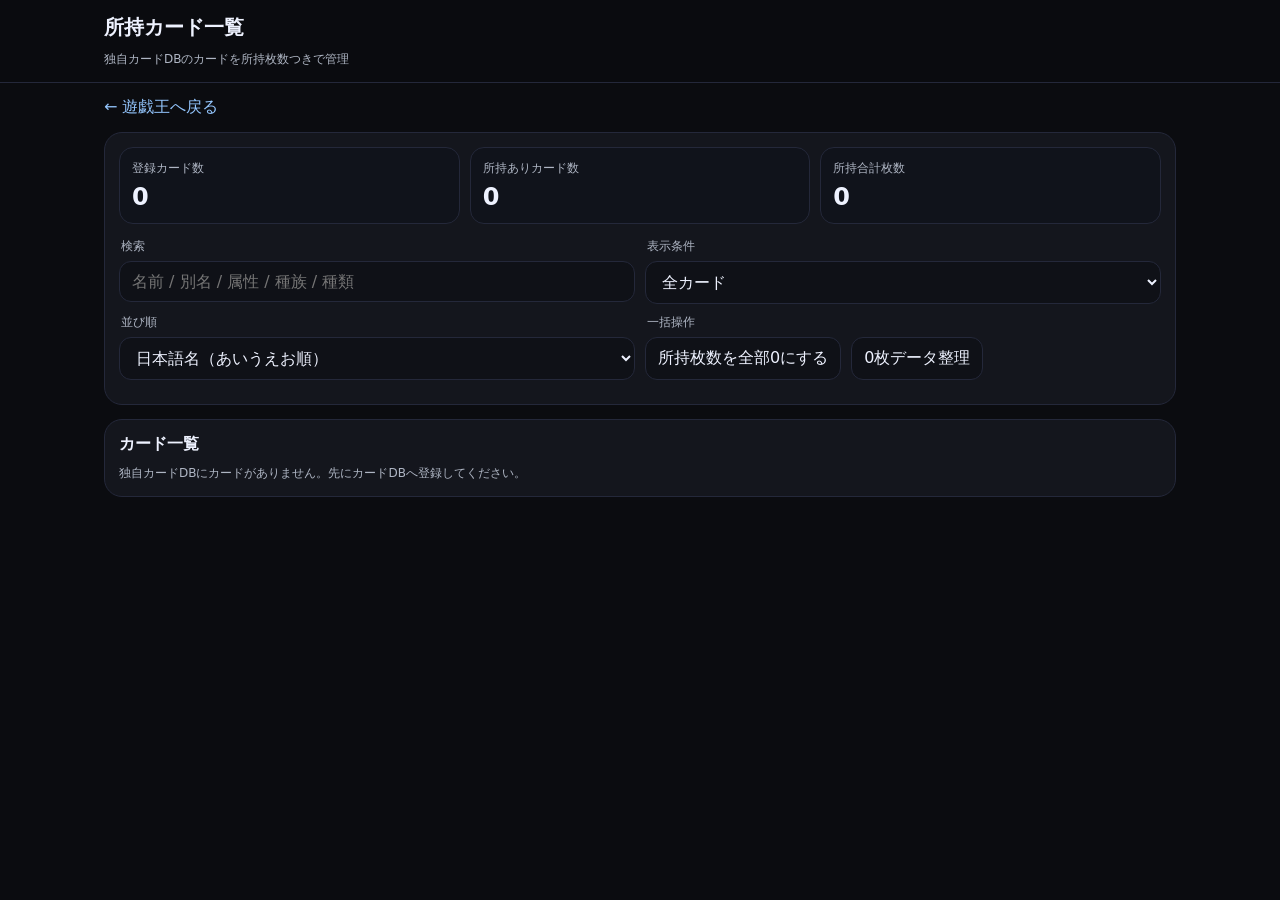
<file: yugioh/owned-cards/index.html>
<!doctype html>
<html lang="ja">
<head>
  <meta charset="utf-8">
  <meta name="viewport" content="width=device-width,initial-scale=1">
  <title>所持カード一覧</title>
  <link rel="stylesheet" href="../../style.css">
  <link rel="manifest" href="../../manifest.webmanifest">
<meta name="theme-color" content="#0b0c10">
<link rel="apple-touch-icon" href="../../icons/icon-192.png">
  <style>
    .summary-box{
      display:grid;
      grid-template-columns:repeat(3, minmax(0,1fr));
      gap:10px;
      margin-bottom:14px;
    }
    .summary-item{
      background:#10131b;
      border:1px solid var(--line);
      border-radius:14px;
      padding:12px;
    }
    .summary-item .num{
      font-size:24px;
      font-weight:700;
      margin-top:6px;
    }
    .list{
      display:flex;
      flex-direction:column;
      gap:10px;
    }
    .item{
      background:#10131b;
      border:1px solid var(--line);
      border-radius:14px;
      padding:12px;
    }
    .item-head{
      display:grid;
      grid-template-columns:90px 1fr;
      gap:12px;
      align-items:start;
    }
    .item-head img{
      width:100%;
      max-width:90px;
      border-radius:8px;
      border:1px solid var(--line);
      background:#0f1117;
    }
    .meta{
      display:flex;
      flex-wrap:wrap;
      gap:6px;
      margin-top:8px;
    }
    .chip{
      display:inline-block;
      padding:4px 8px;
      border-radius:999px;
      border:1px solid var(--line);
      background:#0f1117;
      font-size:12px;
      color:var(--muted);
    }
    .count-box{
      display:flex;
      flex-wrap:wrap;
      gap:8px;
      align-items:center;
      margin-top:12px;
    }
    .count-btn{
      min-width:42px;
      padding:8px 10px;
    }
    .count-value{
      min-width:44px;
      text-align:center;
      font-size:18px;
      font-weight:700;
    }
    .muted-block{
      color:var(--muted);
      line-height:1.6;
    }
    @media(max-width:700px){
      .item-head{grid-template-columns:1fr}
      .item-head img{max-width:140px}
      .summary-box{grid-template-columns:1fr}
    }
  </style>
</head>
  <script>
  if ("serviceWorker" in navigator) {
    window.addEventListener("load", () => {
      navigator.serviceWorker.register("../../service-worker.js")
        .then(() => console.log("Service Worker registered"))
        .catch((err) => console.error("Service Worker registration failed:", err));
    });
  }
  </script>
<body>
  <header>
    <div class="wrap">
      <h1>所持カード一覧</h1>
      <div class="small">独自カードDBのカードを所持枚数つきで管理</div>
    </div>
  </header>

  <main class="wrap">
    <a class="back" href="../">← 遊戯王へ戻る</a>

    <section class="card" style="margin-bottom:14px;">
      <div class="summary-box">
        <div class="summary-item">
          <div class="small">登録カード数</div>
          <div class="num" id="totalCards">0</div>
        </div>
        <div class="summary-item">
          <div class="small">所持ありカード数</div>
          <div class="num" id="ownedKinds">0</div>
        </div>
        <div class="summary-item">
          <div class="small">所持合計枚数</div>
          <div class="num" id="ownedTotal">0</div>
        </div>
      </div>

      <div class="two">
        <div>
          <div class="label">検索</div>
          <input id="searchBox" type="text" placeholder="名前 / 別名 / 属性 / 種族 / 種類">
        </div>
        <div>
          <div class="label">表示条件</div>
          <select id="filterBox">
            <option value="all">全カード</option>
            <option value="owned_only">所持ありのみ</option>
            <option value="not_owned">未所持のみ</option>
          </select>
        </div>
      </div>

      <div class="two" style="margin-top:10px;">
        <div>
          <div class="label">並び順</div>
          <select id="sortBox">
            <option value="name_asc">日本語名（あいうえお順）</option>
            <option value="count_desc">所持枚数（多い順）</option>
            <option value="count_asc">所持枚数（少ない順）</option>
            <option value="updated_desc">DB更新日（新しい順）</option>
          </select>
        </div>
        <div>
          <div class="label">一括操作</div>
          <div class="row">
            <button id="setAllZeroBtn" type="button">所持枚数を全部0にする</button>
            <button id="deleteZeroBtn" type="button">0枚データ整理</button>
          </div>
        </div>
      </div>

      <div class="small" id="status" style="margin-top:10px;"></div>
    </section>

    <section class="card">
      <h2>カード一覧</h2>
      <div id="cardList" class="list"></div>
      <div id="emptyMessage" class="small">独自カードDBにカードがありません。先にカードDBへ登録してください。</div>
    </section>
  </main>

  <script>
    (() => {
      const DB_STORAGE_KEY = "yugioh_local_card_db_v1";
      const OWNED_STORAGE_KEY = "yugioh_owned_cards_v1";

      const $ = (id) => document.getElementById(id);

      const totalCards = $("totalCards");
      const ownedKinds = $("ownedKinds");
      const ownedTotal = $("ownedTotal");

      const searchBox = $("searchBox");
      const filterBox = $("filterBox");
      const sortBox = $("sortBox");
      const setAllZeroBtn = $("setAllZeroBtn");
      const deleteZeroBtn = $("deleteZeroBtn");
      const status = $("status");

      const cardList = $("cardList");
      const emptyMessage = $("emptyMessage");

      let cards = loadCards();
      let ownedCards = loadOwnedCards();

      function loadCards() {
        try {
          const raw = localStorage.getItem(DB_STORAGE_KEY);
          const parsed = raw ? JSON.parse(raw) : [];
          return Array.isArray(parsed) ? parsed : [];
        } catch (e) {
          return [];
        }
      }

      function loadOwnedCards() {
        try {
          const raw = localStorage.getItem(OWNED_STORAGE_KEY);
          const parsed = raw ? JSON.parse(raw) : [];
          return Array.isArray(parsed) ? parsed : [];
        } catch (e) {
          return [];
        }
      }

      function saveOwnedCards() {
        localStorage.setItem(OWNED_STORAGE_KEY, JSON.stringify(ownedCards));
      }

      function escapeHtml(text) {
        return String(text ?? "")
          .replaceAll("&", "&amp;")
          .replaceAll("<", "&lt;")
          .replaceAll(">", "&gt;")
          .replaceAll('"', "&quot;")
          .replaceAll("'", "&#039;");
      }

      function setStatus(message) {
        status.textContent = message;
        if (message) {
          setTimeout(() => {
            if (status.textContent === message) status.textContent = "";
          }, 2500);
        }
      }

      function getOwnedCount(cardId) {
        const found = ownedCards.find(x => String(x.cardId) === String(cardId));
        return found ? Number(found.count || 0) : 0;
      }

      function setOwnedCount(cardId, count) {
        const safeCount = Math.max(0, Number(count) || 0);
        const idx = ownedCards.findIndex(x => String(x.cardId) === String(cardId));

        if (idx >= 0) {
          ownedCards[idx].count = safeCount;
          ownedCards[idx].updatedAt = new Date().toISOString();
        } else {
          ownedCards.push({
            cardId,
            count: safeCount,
            updatedAt: new Date().toISOString()
          });
        }

        saveOwnedCards();
      }

      function cleanZeroOwnedData() {
        ownedCards = ownedCards.filter(x => Number(x.count || 0) > 0);
        saveOwnedCards();
      }

      function updateSummary() {
        const total = cards.length;
        const ownedList = cards.filter(card => getOwnedCount(card.id) > 0);
        const totalCount = cards.reduce((sum, card) => sum + getOwnedCount(card.id), 0);

        totalCards.textContent = total;
        ownedKinds.textContent = ownedList.length;
        ownedTotal.textContent = totalCount;
      }

      function getFilteredCards() {
        const keyword = searchBox.value.trim().toLowerCase();
        const filter = filterBox.value;
        const sort = sortBox.value;

        let result = [...cards];

        if (keyword) {
          result = result.filter(card => {
            const text = [
              card.nameJa,
              card.nameEn,
              ...(card.aliases || []),
              card.attributeJa,
              card.raceJa,
              card.typeJa,
              card.descJa
            ].join(" ").toLowerCase();

            return text.includes(keyword);
          });
        }

        if (filter === "owned_only") {
          result = result.filter(card => getOwnedCount(card.id) > 0);
        } else if (filter === "not_owned") {
          result = result.filter(card => getOwnedCount(card.id) === 0);
        }

        if (sort === "name_asc") {
          result.sort((a, b) => (a.nameJa || "").localeCompare(b.nameJa || "", "ja"));
        } else if (sort === "count_desc") {
          result.sort((a, b) => getOwnedCount(b.id) - getOwnedCount(a.id));
        } else if (sort === "count_asc") {
          result.sort((a, b) => getOwnedCount(a.id) - getOwnedCount(b.id));
        } else if (sort === "updated_desc") {
          result.sort((a, b) => (b.updatedAt || "").localeCompare(a.updatedAt || ""));
        }

        return result;
      }

      function renderList() {
        cards = loadCards();
        ownedCards = loadOwnedCards();

        updateSummary();

        const items = getFilteredCards();
        cardList.innerHTML = "";
        emptyMessage.style.display = items.length ? "none" : "block";

        if (!cards.length) {
          emptyMessage.textContent = "独自カードDBにカードがありません。先にカードDBへ登録してください。";
          return;
        }

        if (!items.length) {
          emptyMessage.textContent = "条件に一致するカードがありません。";
          return;
        }

        items.forEach(card => {
          const item = document.createElement("div");
          item.className = "item";

          const count = getOwnedCount(card.id);
          const levelText = card.level !== "" && card.level != null ? card.level : "—";
          const atkText = card.atk !== "" && card.atk != null ? card.atk : "—";
          const defText = card.def !== "" && card.def != null ? card.def : "—";

          const imageHtml = card.image
            ? `<img src="${escapeHtml(card.image)}" alt="${escapeHtml(card.nameJa)}" onerror="this.outerHTML='<div style=&quot;width:90px;height:126px;border:1px solid var(--line);border-radius:8px;background:#0f1117;&quot;></div>'">`
            : `<div style="width:90px;height:126px;border:1px solid var(--line);border-radius:8px;background:#0f1117;"></div>`;

          item.innerHTML = `
            <div class="item-head">
              <div>${imageHtml}</div>
              <div>
                <h2>${escapeHtml(card.nameJa || "無名カード")}</h2>
                <div class="small">${escapeHtml(card.nameEn || "")}</div>

                <div class="meta">
                  <span class="chip">${escapeHtml(card.typeJa || "—")}</span>
                  <span class="chip">${escapeHtml(card.attributeJa || "—")}</span>
                  <span class="chip">${escapeHtml(card.raceJa || "—")}</span>
                  <span class="chip">レベル:${escapeHtml(levelText)}</span>
                  <span class="chip">攻:${escapeHtml(atkText)}</span>
                  <span class="chip">守:${escapeHtml(defText)}</span>
                </div>

                ${
                  (card.aliases || []).length
                    ? `<div class="small" style="margin-top:8px;">別名：${escapeHtml(card.aliases.join(" / "))}</div>`
                    : ""
                }

                ${
                  card.descJa
                    ? `<div class="small preline" style="margin-top:8px;">${escapeHtml(card.descJa)}</div>`
                    : ""
                }

                <div class="count-box">
                  <button type="button" class="count-btn" data-action="minus" data-id="${escapeHtml(card.id)}">-1</button>
                  <div class="count-value">${count}</div>
                  <button type="button" class="count-btn" data-action="plus" data-id="${escapeHtml(card.id)}">+1</button>
                  <button type="button" data-action="set0" data-id="${escapeHtml(card.id)}">0にする</button>
                  <button type="button" data-action="set3" data-id="${escapeHtml(card.id)}">3枚にする</button>
                </div>
              </div>
            </div>
          `;

          cardList.appendChild(item);
        });

        cardList.querySelectorAll("button[data-action='minus']").forEach(btn => {
          btn.addEventListener("click", () => {
            const id = btn.dataset.id;
            const current = getOwnedCount(id);
            setOwnedCount(id, current - 1);
            renderList();
          });
        });

        cardList.querySelectorAll("button[data-action='plus']").forEach(btn => {
          btn.addEventListener("click", () => {
            const id = btn.dataset.id;
            const current = getOwnedCount(id);
            setOwnedCount(id, current + 1);
            renderList();
          });
        });

        cardList.querySelectorAll("button[data-action='set0']").forEach(btn => {
          btn.addEventListener("click", () => {
            const id = btn.dataset.id;
            setOwnedCount(id, 0);
            renderList();
          });
        });

        cardList.querySelectorAll("button[data-action='set3']").forEach(btn => {
          btn.addEventListener("click", () => {
            const id = btn.dataset.id;
            setOwnedCount(id, 3);
            renderList();
          });
        });
      }

      setAllZeroBtn.addEventListener("click", () => {
        if (!cards.length) {
          setStatus("カードDBが空です");
          return;
        }

        const ok = confirm("全カードの所持枚数を0にしますか？");
        if (!ok) return;

        ownedCards = cards.map(card => ({
          cardId: card.id,
          count: 0,
          updatedAt: new Date().toISOString()
        }));

        saveOwnedCards();
        renderList();
        setStatus("全カードの所持枚数を0にしました");
      });

      deleteZeroBtn.addEventListener("click", () => {
        cleanZeroOwnedData();
        renderList();
        setStatus("0枚データを整理しました");
      });

      searchBox.addEventListener("input", renderList);
      filterBox.addEventListener("change", renderList);
      sortBox.addEventListener("change", renderList);

      renderList();
    })();
  </script>
</body>
</html>
</file>
<file: style.css>
:root{
  --bg:#0b0c10;
  --card:#14161d;
  --muted:#aeb5c3;
  --text:#eef2ff;
  --accent:#6ee7b7;
  --danger:#fb7185;
  --line:#24283a;
}

*{box-sizing:border-box;max-width:100%}
html,body{max-width:100%;overflow-x:hidden}
body{
  margin:0;
  font-family:system-ui,-apple-system,"Segoe UI",Roboto,"Noto Sans JP",sans-serif;
  background:var(--bg);
  color:var(--text);
}

.wrap{max-width:1100px;margin:0 auto;padding:14px}
a{text-decoration:none;color:inherit}

header{
  position:sticky;
  top:0;
  z-index:10;
  background:rgba(11,12,16,.92);
  backdrop-filter:blur(8px);
  border-bottom:1px solid var(--line);
}

h1{font-size:20px;margin:0 0 10px}
h2{margin:0 0 10px;font-size:16px}

.row{display:flex;gap:10px;flex-wrap:wrap;align-items:center}
.grid{display:grid;grid-template-columns:1fr;gap:14px}
@media(min-width:980px){.grid{grid-template-columns:1fr 1fr}}

.card{
  background:var(--card);
  border:1px solid var(--line);
  border-radius:18px;
  padding:14px;
  width:100%;
}

.menu{
  display:grid;
  gap:14px;
}

.menu-card{
  display:block;
  background:#10131b;
  border:1px solid var(--line);
  border-radius:18px;
  padding:18px;
}

.menu-card:hover{
  border-color:rgba(110,231,183,.45);
  background:#151925;
}

.label{
  font-size:12px;
  color:var(--muted);
  margin:0 0 6px 2px;
}

input,textarea,select,button{
  font:inherit;
  color:var(--text);
  background:#0f1117;
  border:1px solid var(--line);
  border-radius:12px;
  padding:10px 12px;
}

input,textarea,select{
  width:100%;
}

textarea{
  min-height:120px;
  resize:vertical;
}

button{
  cursor:pointer;
  width:auto;
}

button.primary{
  border-color:rgba(110,231,183,.35);
  background:rgba(110,231,183,.12);
}

button.danger{
  border-color:rgba(251,113,133,.35);
  background:rgba(251,113,133,.12);
}

.small{font-size:12px;color:var(--muted)}
.back{
  display:inline-block;
  margin-bottom:14px;
  color:#93c5fd;
}

.two{display:grid;grid-template-columns:1fr 1fr;gap:10px}
.three{display:grid;grid-template-columns:1fr 1fr 1fr;gap:10px}
.six{display:grid;grid-template-columns:repeat(6,1fr);gap:8px}

@media(max-width:720px){
  .two,.three{grid-template-columns:1fr}
  .six{grid-template-columns:repeat(3,1fr)}
}

@media(max-width:420px){
  .six{grid-template-columns:repeat(2,1fr)}
}
</file>
